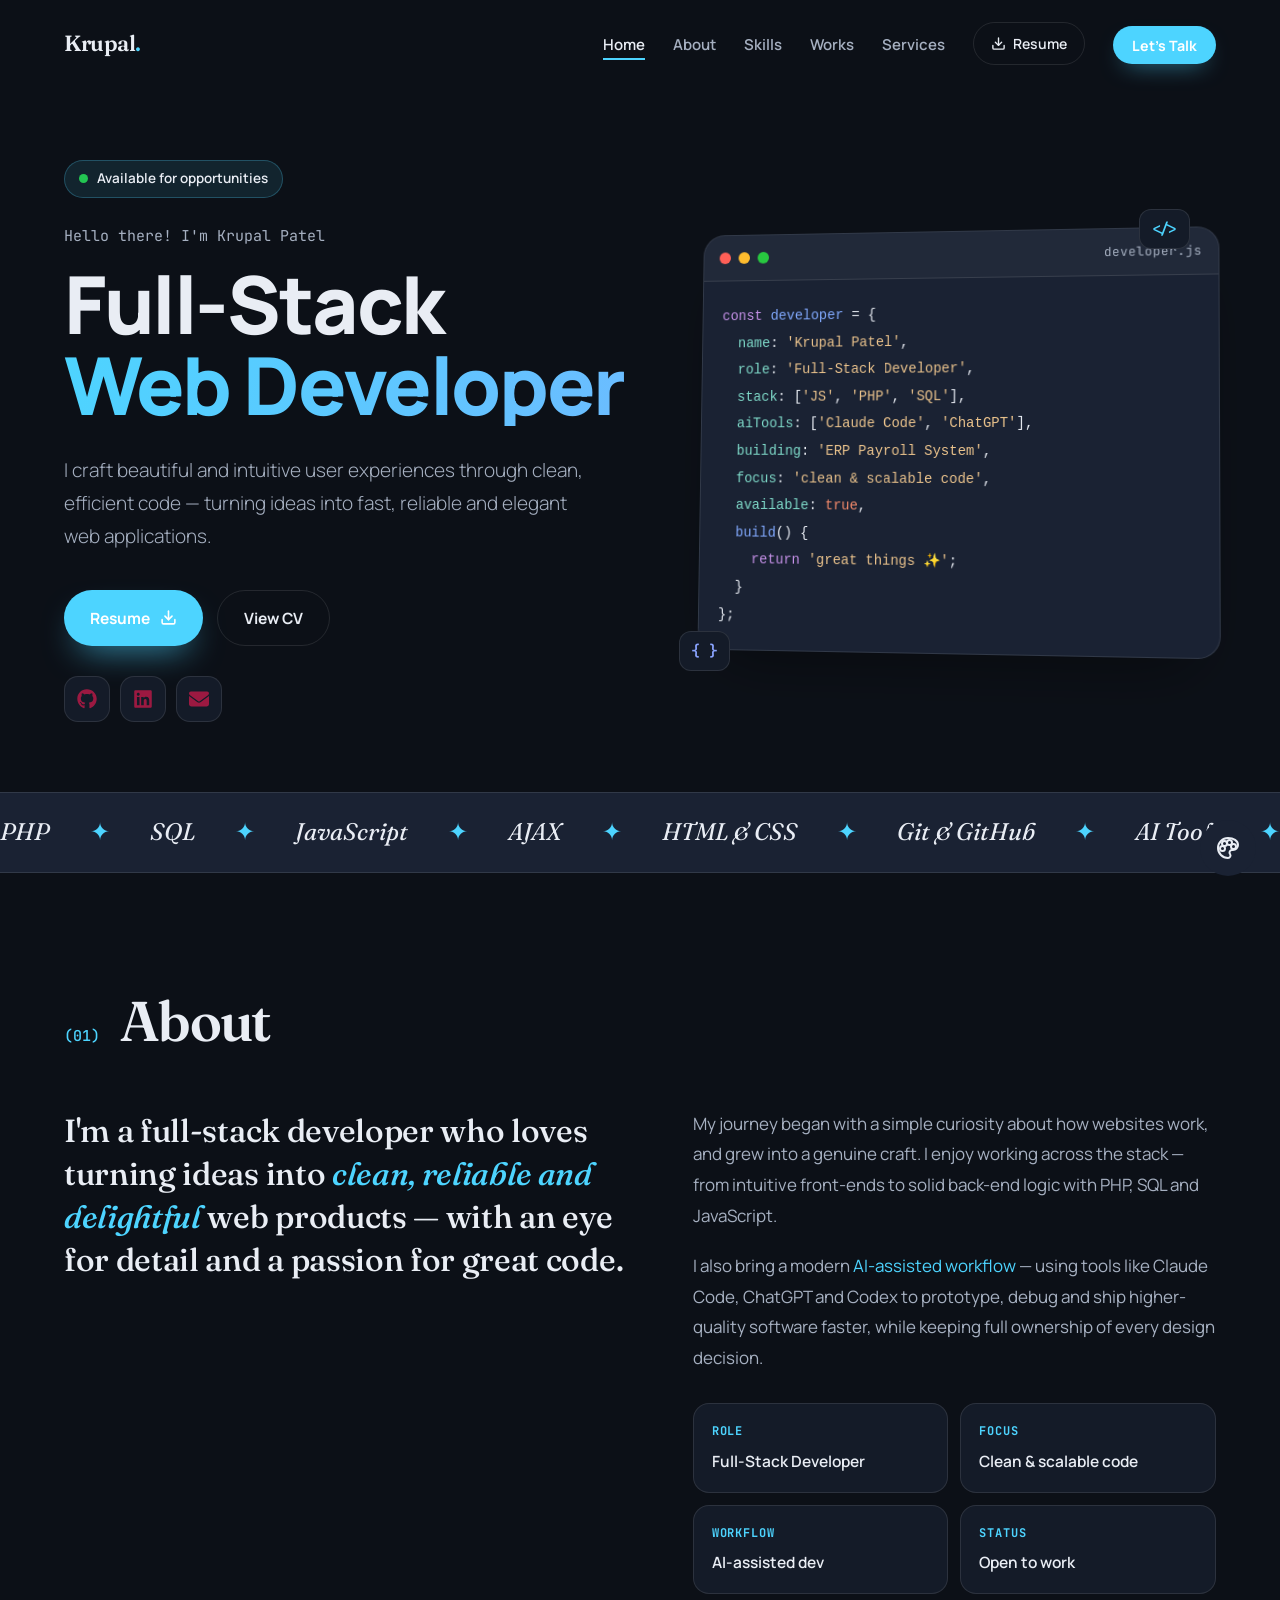
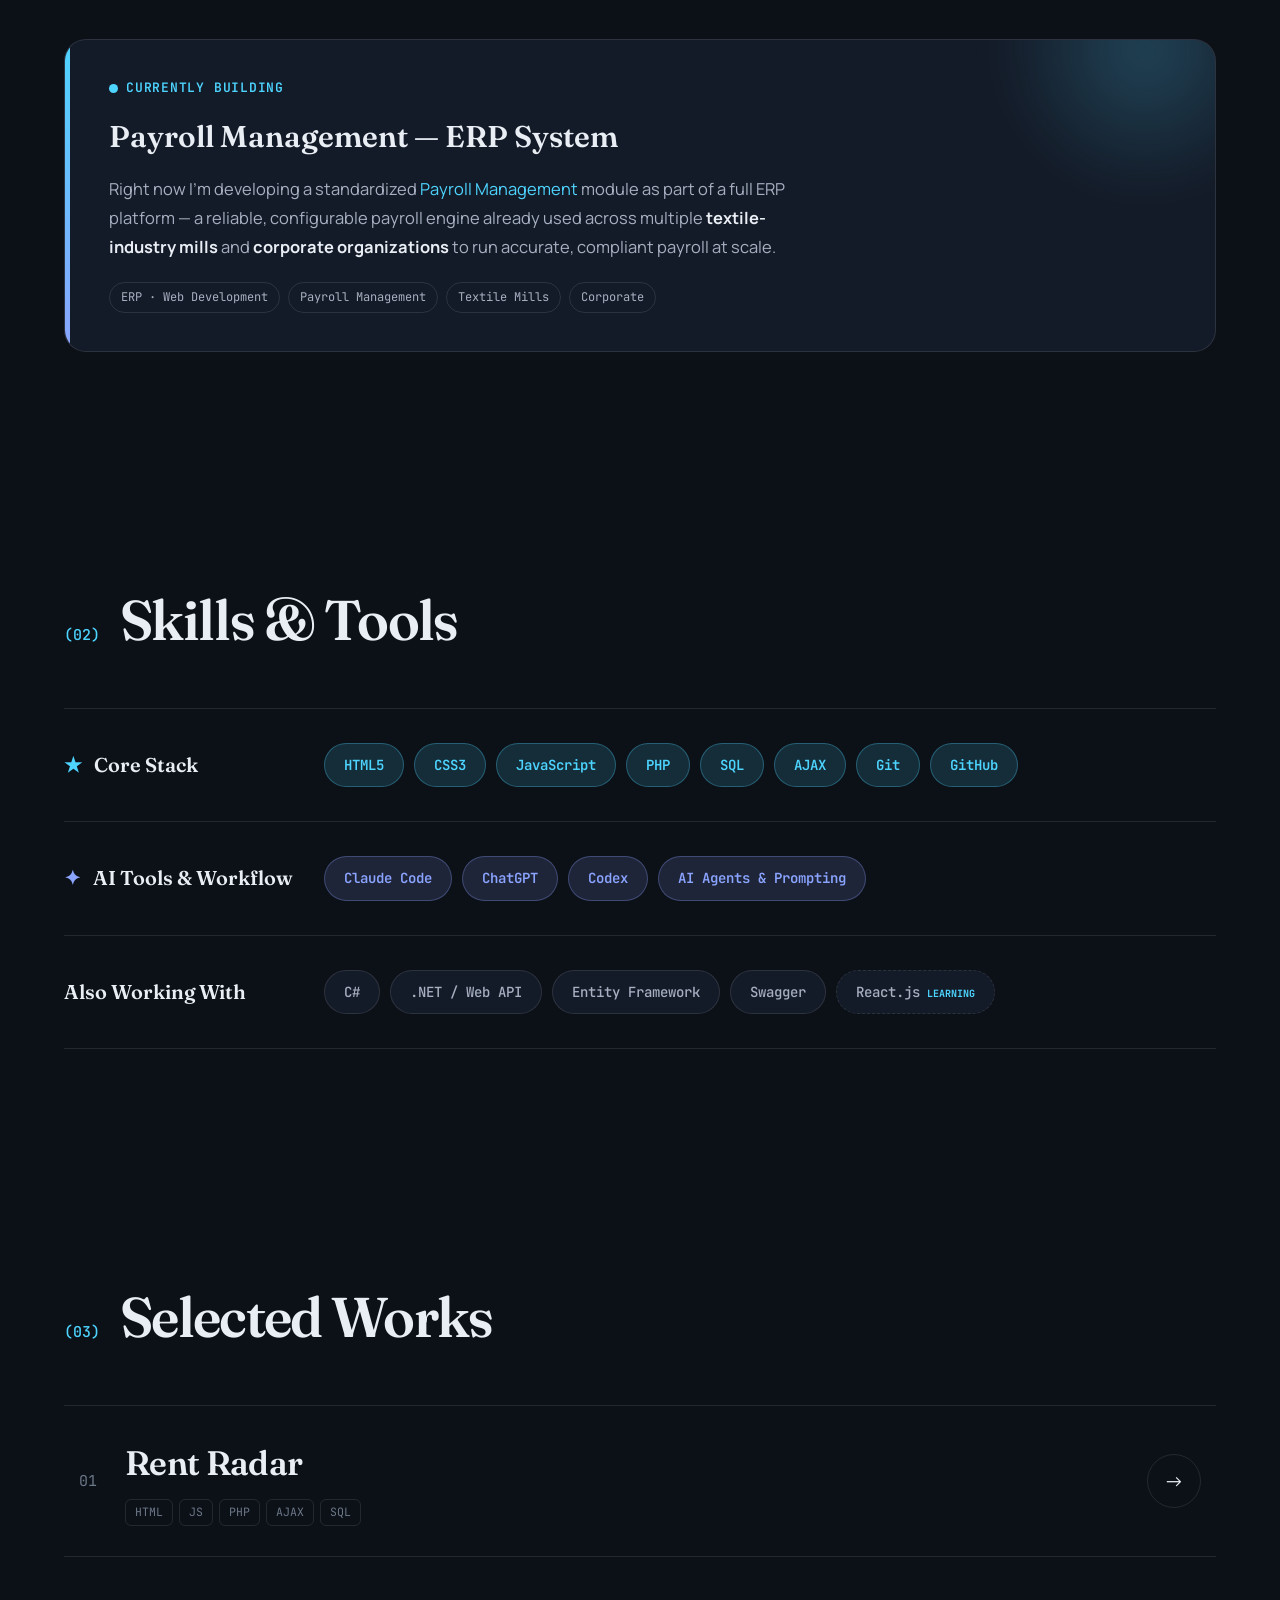
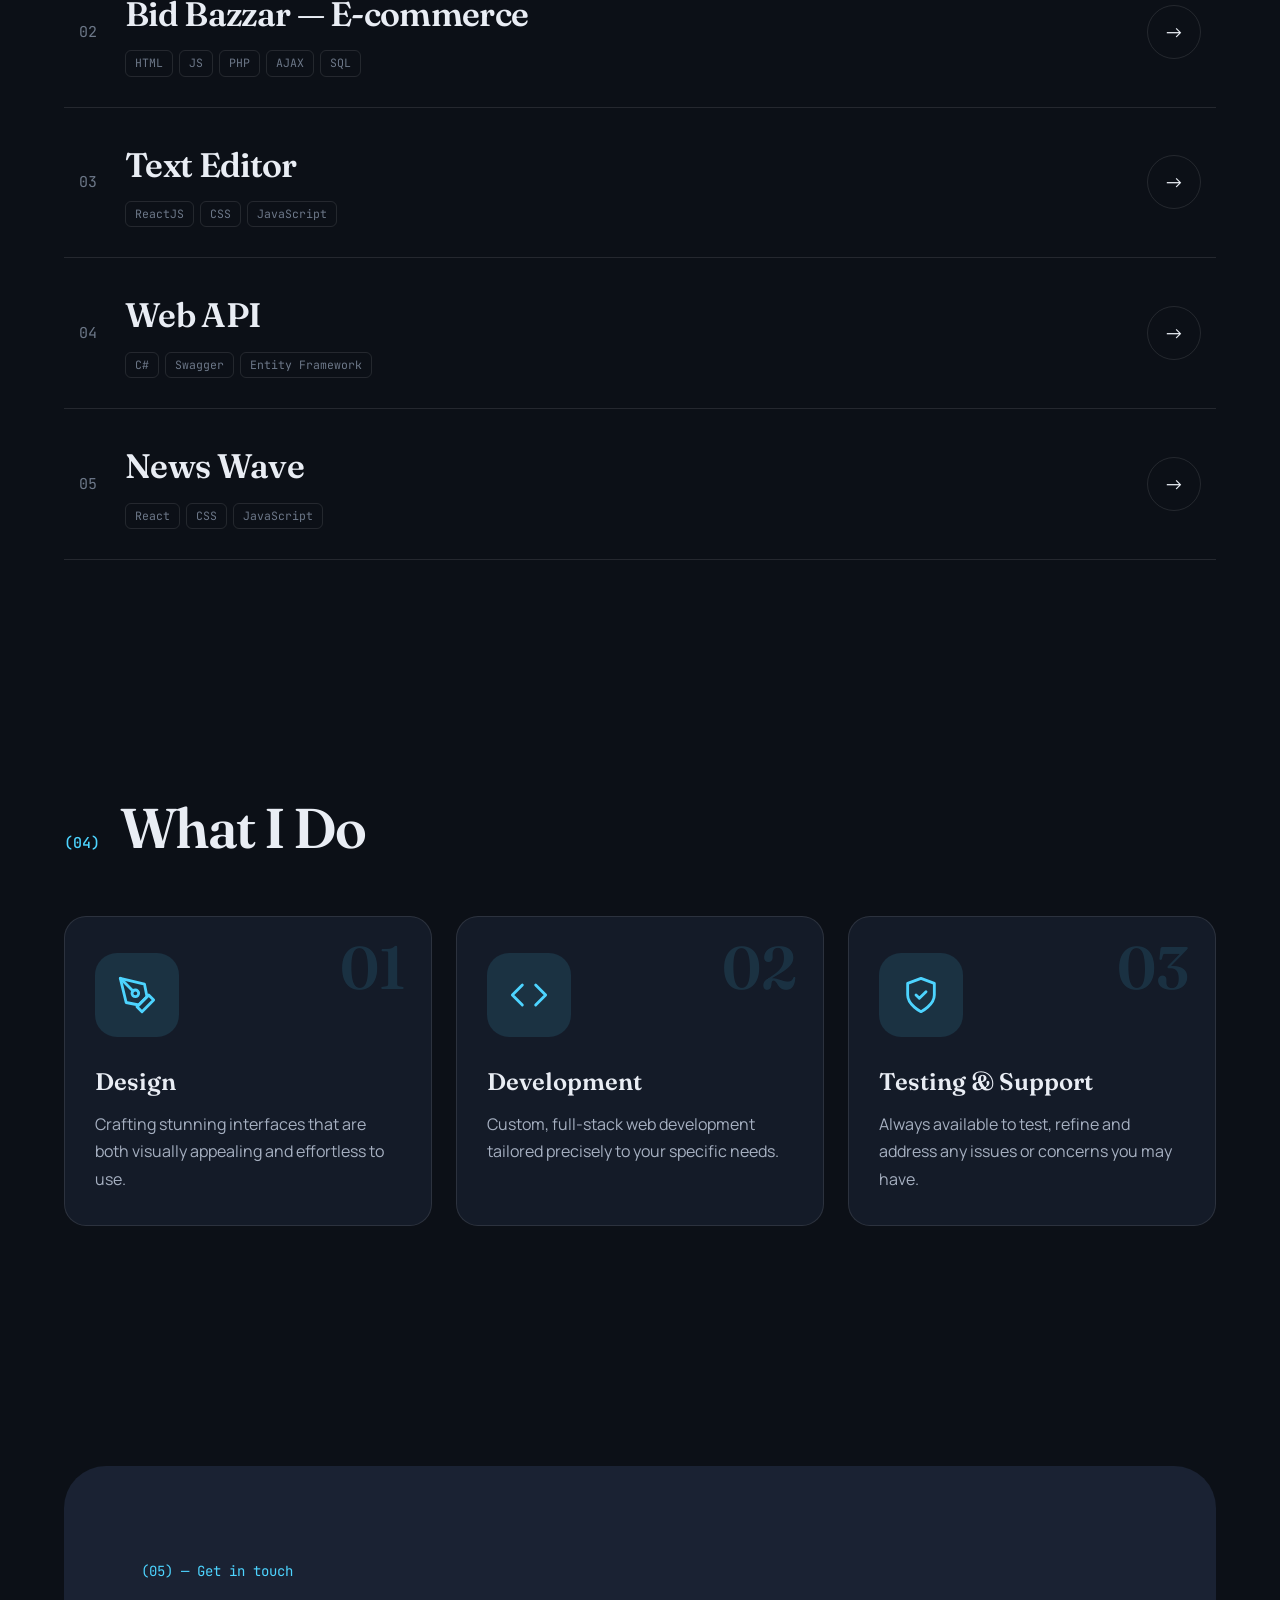
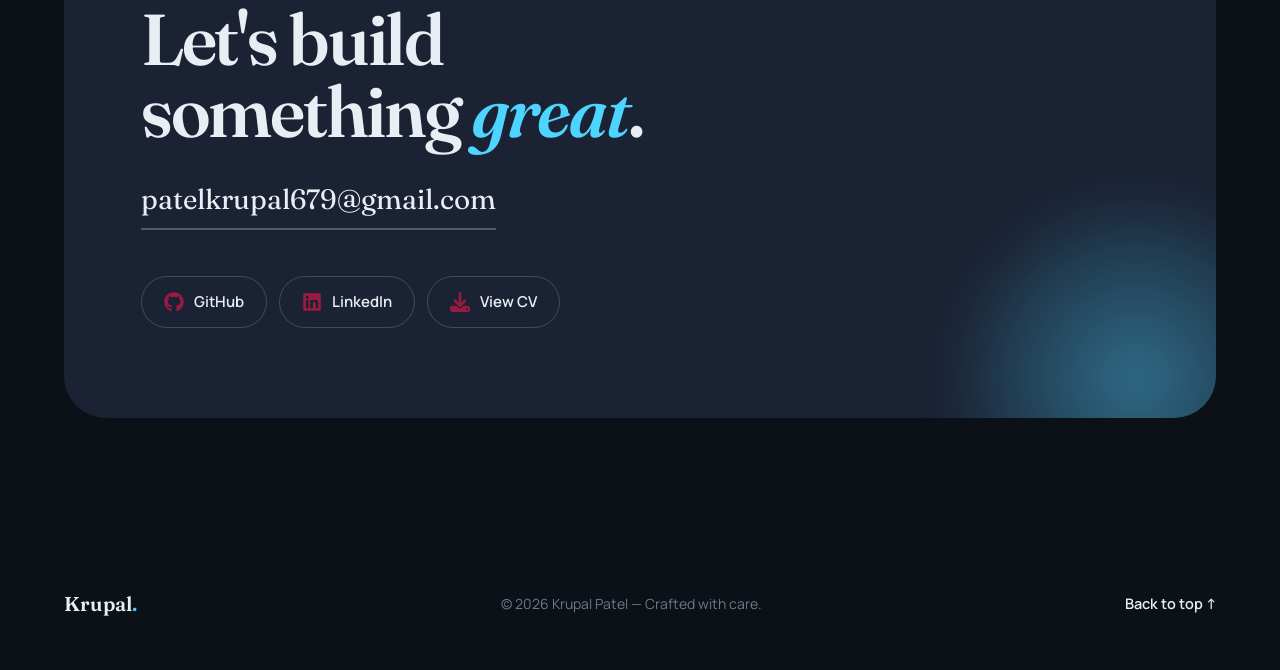
<file: index.html>
<!DOCTYPE html>
<html lang="en" data-theme="midnight">

<head>
    <meta charset="UTF-8">
    <meta name="viewport" content="width=device-width, initial-scale=1.0">
    <meta name="description" content="Krupal Patel — Full-Stack Web Developer." />
    <title>Krupal Patel — Full-Stack Developer</title>

    <!-- Fonts -->
    <link rel="preconnect" href="https://fonts.googleapis.com">
    <link rel="preconnect" href="https://fonts.gstatic.com" crossorigin>
    <link href="https://fonts.googleapis.com/css2?family=Fraunces:opsz,wght@9..144,400;9..144,500;9..144,600;9..144,700&family=Manrope:wght@400;500;600;700;800&family=JetBrains+Mono:wght@400;500&display=swap" rel="stylesheet">

    <!-- Icons -->
    <link rel="icon" href="./favicon.ico">

    <style>
        /* ==========================================================
         * Krupal Patel — Portfolio (index2 · Midnight default)
         * ========================================================== */
        *, *::before, *::after { margin: 0; padding: 0; box-sizing: border-box; }
        :root {
            --serif: 'Fraunces', Georgia, serif;
            --sans: 'Manrope', system-ui, sans-serif;
            --mono: 'JetBrains Mono', monospace;
            --radius: 22px;
            --ease: cubic-bezier(0.16, 1, 0.3, 1);
            --shadow: 0 30px 60px -25px rgba(0, 0, 0, 0.45);
            --icon-filter: none;
        }

        /* ===== THEMES ===== */
        :root, [data-theme="sandstone"] {
            --paper: #f4f1ea; --paper-2: #ece7dc; --card: #ffffff;
            --ink: #17161c; --ink-soft: #55535f; --muted: #8a8794;
            --line: rgba(23,22,28,0.12); --line-soft: rgba(23,22,28,0.07);
            --accent: #ff4d2e; --accent-2: #1f6feb;
            --panel: #16161c; --on-panel: #f4f1ea; --on-panel-soft: #b7b4c0;
        }
        [data-theme="mint"] {
            --paper: #eef4ef; --paper-2: #e1ece4; --card: #ffffff;
            --ink: #10211a; --ink-soft: #4a5a51; --muted: #85978c;
            --line: rgba(16,33,26,0.12); --line-soft: rgba(16,33,26,0.07);
            --accent: #0f9d75; --accent-2: #2b7a6f;
            --panel: #0f2419; --on-panel: #eef4ef; --on-panel-soft: #9fb7ac;
        }
        [data-theme="sky"] {
            --paper: #eef1f6; --paper-2: #e0e7f1; --card: #ffffff;
            --ink: #131a26; --ink-soft: #4c586a; --muted: #8791a3;
            --line: rgba(19,26,38,0.12); --line-soft: rgba(19,26,38,0.07);
            --accent: #2f6bff; --accent-2: #00a3b4;
            --panel: #101827; --on-panel: #eef1f6; --on-panel-soft: #9fb0c9;
        }
        [data-theme="rose"] {
            --paper: #f8eef0; --paper-2: #efdfe4; --card: #ffffff;
            --ink: #241419; --ink-soft: #6a4c56; --muted: #a38791;
            --line: rgba(36,20,25,0.12); --line-soft: rgba(36,20,25,0.07);
            --accent: #e5346b; --accent-2: #b5179e;
            --panel: #200f18; --on-panel: #f8eef0; --on-panel-soft: #c9a9b6;
        }
        [data-theme="lavender"] {
            --paper: #f1eef8; --paper-2: #e5e0f1; --card: #ffffff;
            --ink: #181425; --ink-soft: #564c6a; --muted: #9187a3;
            --line: rgba(24,20,37,0.12); --line-soft: rgba(24,20,37,0.07);
            --accent: #7c3aed; --accent-2: #4f46e5;
            --panel: #16112a; --on-panel: #f1eef8; --on-panel-soft: #b3a9c9;
        }
        [data-theme="midnight"] {
            --paper: #0c1017; --paper-2: #121826; --card: #141b28;
            --ink: #e9edf4; --ink-soft: #a6b0c1; --muted: #6d7889;
            --line: rgba(255,255,255,0.10); --line-soft: rgba(255,255,255,0.05);
            --accent: #4dd4ff; --accent-2: #8aa4ff;
            --panel: #1a2233; --on-panel: #e9edf4; --on-panel-soft: #a6b0c1;
            --icon-filter: invert(1);
        }
        [data-theme="ember"] {
            --paper: #14110e; --paper-2: #1d1813; --card: #1f1a15;
            --ink: #f3ece2; --ink-soft: #b8ac9c; --muted: #7d7264;
            --line: rgba(255,255,255,0.10); --line-soft: rgba(255,255,255,0.05);
            --accent: #ff8a3d; --accent-2: #ffd166;
            --panel: #241d15; --on-panel: #f3ece2; --on-panel-soft: #b8ac9c;
            --icon-filter: invert(1);
        }
        [data-theme="forest"] {
            --paper: #0a130e; --paper-2: #111d16; --card: #12201a;
            --ink: #e6f0e9; --ink-soft: #a2b6ab; --muted: #6c8177;
            --line: rgba(255,255,255,0.10); --line-soft: rgba(255,255,255,0.05);
            --accent: #35d07f; --accent-2: #7be0b0;
            --panel: #14261d; --on-panel: #e6f0e9; --on-panel-soft: #a2b6ab;
            --icon-filter: invert(1);
        }

        html { font-size: 62.5%; scroll-behavior: smooth; }
        body {
            font-family: var(--sans); font-size: 1.7rem; line-height: 1.6;
            color: var(--ink); background: var(--paper);
            -webkit-font-smoothing: antialiased; overflow-x: hidden;
        }
        a { text-decoration: none; color: inherit; }
        img { max-width: 100%; display: block; }
        ul { list-style: none; }
        ::selection { background: var(--accent); color: #fff; }
        ::-webkit-scrollbar { width: 11px; }
        ::-webkit-scrollbar-track { background: var(--paper-2); }
        ::-webkit-scrollbar-thumb { background: color-mix(in srgb, var(--ink) 22%, transparent); border-radius: 10px; border: 3px solid var(--paper-2); }

        .wrap { width: 90%; max-width: 1240px; margin-inline: auto; }
        .accent { color: var(--accent); }

        [data-reveal] { opacity: 0; transform: translateY(30px); transition: opacity 0.8s var(--ease), transform 0.8s var(--ease); }
        [data-reveal].in { opacity: 1; transform: none; }
        @media (prefers-reduced-motion: reduce) {
            [data-reveal] { opacity: 1; transform: none; }
            html { scroll-behavior: auto; }
        }

        /* ============ NAV ============ */
        .nav {
            position: fixed; top: 0; left: 0; width: 100%; z-index: 900; padding: 2.2rem 0;
            transition: background 0.35s, padding 0.35s, box-shadow 0.35s, border-color 0.35s;
            border-bottom: 1px solid transparent;
        }
        .nav.scrolled {
            background: color-mix(in srgb, var(--paper) 82%, transparent);
            backdrop-filter: blur(18px); -webkit-backdrop-filter: blur(18px);
            padding: 1.3rem 0; border-bottom-color: var(--line);
            box-shadow: 0 10px 30px -18px rgba(0,0,0,0.5);
        }
        .nav__inner { display: flex; align-items: center; justify-content: space-between; gap: 2rem; }
        .nav__brand { font-family: var(--serif); font-weight: 600; font-size: 2.2rem; letter-spacing: -0.02em; }
        .nav__brand span { color: var(--accent); }
        .nav__links { display: flex; align-items: center; gap: 2.8rem; }
        .nav__link { font-weight: 600; font-size: 1.5rem; position: relative; color: var(--ink-soft); transition: color 0.2s; }
        .nav__link::after {
            content: ''; position: absolute; left: 0; bottom: -5px; width: 100%; height: 2px;
            background: var(--accent); transform: scaleX(0); transform-origin: left; transition: transform 0.3s var(--ease);
        }
        .nav__link:hover { color: var(--ink); }
        .nav__link:hover::after, .nav__link.active::after { transform: scaleX(1); }
        .nav__link.active { color: var(--ink); }
        .nav__resume {
            display: inline-flex; align-items: center; gap: 0.7rem; padding: 0.95rem 1.7rem; border-radius: 999px;
            border: 1.5px solid var(--line); color: var(--ink); font-weight: 600; font-size: 1.4rem;
            transition: transform 0.25s var(--ease), border-color 0.25s, color 0.25s, background 0.25s;
        }
        .nav__resume svg { width: 15px; height: 15px; }
        .nav__resume:hover { border-color: var(--accent); color: var(--accent); transform: translateY(-2px); background: color-mix(in srgb, var(--accent) 8%, transparent); }
        .nav__btn {
            padding: 0.95rem 1.9rem; border-radius: 999px; background: var(--accent); color: #fff;
            font-weight: 700; font-size: 1.42rem; transition: transform 0.25s var(--ease), box-shadow 0.25s, filter 0.25s;
            box-shadow: 0 10px 24px -12px color-mix(in srgb, var(--accent) 70%, transparent);
        }
        .nav__btn:hover { transform: translateY(-2px); filter: brightness(1.08); box-shadow: 0 14px 30px -12px color-mix(in srgb, var(--accent) 80%, transparent); }
        .nav__burger { display: none; flex-direction: column; gap: 6px; width: 32px; background: none; border: none; cursor: pointer; z-index: 950; }
        .nav__burger span { display: block; height: 2.5px; width: 100%; background: var(--ink); border-radius: 2px; transition: transform 0.3s var(--ease), opacity 0.2s; }
        .nav.open .nav__burger span:nth-child(1) { transform: translateY(8.5px) rotate(45deg); }
        .nav.open .nav__burger span:nth-child(2) { opacity: 0; }
        .nav.open .nav__burger span:nth-child(3) { transform: translateY(-8.5px) rotate(-45deg); }

        /* ============ HERO (dev / code-card) ============ */
        .hero { padding: 16rem 0 7rem; position: relative; }
        .hero__grid { display: grid; grid-template-columns: 1fr; gap: 5rem; align-items: center; }
        .dhero__badge {
            display: inline-flex; align-items: center; gap: 0.9rem; padding: 0.7rem 1.4rem; border-radius: 999px;
            background: color-mix(in srgb, var(--accent) 10%, transparent);
            border: 1px solid color-mix(in srgb, var(--accent) 26%, transparent);
            font-size: 1.35rem; font-weight: 600; color: var(--ink); margin-bottom: 2.6rem;
        }
        .dhero__badge i { width: 9px; height: 9px; border-radius: 50%; background: #23c552; box-shadow: 0 0 0 0 rgba(35,197,82,0.55); animation: pulse 2s infinite; }
        @keyframes pulse { 0% { box-shadow: 0 0 0 0 rgba(35,197,82,0.55); } 70% { box-shadow: 0 0 0 10px rgba(35,197,82,0); } 100% { box-shadow: 0 0 0 0 rgba(35,197,82,0); } }
        .dhero__hi { display: block; font-family: var(--mono); font-size: 1.5rem; color: var(--ink-soft); margin-bottom: 1.5rem; }
        .dhero__title { font-family: var(--sans); font-weight: 800; font-size: clamp(4.2rem, 8.5vw, 8rem); line-height: 1.02; letter-spacing: -0.03em; }
        .dhero__title .g {
            display: block; background: linear-gradient(110deg, var(--accent), var(--accent-2)); background-size: 200% auto;
            -webkit-background-clip: text; background-clip: text; color: transparent; animation: shine 6s linear infinite;
        }
        @keyframes shine { to { background-position: 200% center; } }
        .hero__desc { font-size: clamp(1.6rem, 2.3vw, 1.9rem); font-weight: 300; color: var(--ink-soft); max-width: 48ch; margin-top: 2.8rem; line-height: 1.75; }
        .hero__cta { display: flex; flex-wrap: wrap; gap: 1.4rem; margin-top: 3.6rem; }
        .btn {
            display: inline-flex; align-items: center; gap: 1rem; padding: 1.5rem 2.6rem; border-radius: 999px;
            font-weight: 700; font-size: 1.55rem; cursor: pointer; transition: transform 0.25s var(--ease), background 0.25s, color 0.25s, box-shadow 0.25s;
        }
        .btn--solid { background: var(--accent); color: #fff; box-shadow: 0 16px 34px -14px color-mix(in srgb, var(--accent) 70%, transparent); }
        .btn--solid:hover { transform: translateY(-3px); filter: brightness(1.06); box-shadow: 0 20px 40px -14px color-mix(in srgb, var(--accent) 80%, transparent); }
        .btn--outline { border: 1.5px solid var(--line); color: var(--ink); }
        .btn--outline:hover { transform: translateY(-3px); border-color: var(--accent); color: var(--accent); background: color-mix(in srgb, var(--accent) 8%, transparent); }
        .hero__socials { display: flex; gap: 1rem; margin-top: 3rem; }
        .hero__socials a {
            display: grid; place-items: center; width: 4.6rem; height: 4.6rem; border-radius: 14px;
            border: 1.5px solid var(--line); background: var(--card);
            transition: transform 0.25s var(--ease), border-color 0.25s, background 0.25s;
        }
        .hero__socials a:hover { transform: translateY(-4px); border-color: var(--accent); }
        .hero__socials img { width: 20px; height: 20px; filter: var(--icon-filter); }

        /* Code card */
        .hero__visual { position: relative; perspective: 1400px; }
        .codecard {
            position: relative; background: var(--panel); color: var(--on-panel);
            border: 1px solid var(--line); border-radius: var(--radius); box-shadow: var(--shadow);
            overflow: hidden; transform: rotateY(-7deg) rotateX(3deg); transition: transform 0.6s var(--ease);
        }
        .hero__visual:hover .codecard { transform: rotateY(0deg) rotateX(0deg); }
        .codecard__bar {
            display: flex; align-items: center; gap: 0.8rem; padding: 1.3rem 1.6rem;
            border-bottom: 1px solid var(--line); background: rgba(255,255,255,0.03);
        }
        .codecard__dot { width: 12px; height: 12px; border-radius: 50%; }
        .codecard__dot.r { background: #ff5f57; } .codecard__dot.y { background: #febc2e; } .codecard__dot.g { background: #28c840; }
        .codecard__file { margin-left: auto; font-family: var(--mono); font-size: 1.25rem; color: var(--on-panel-soft); }
        .codecard__body { padding: 2.2rem 2rem; font-family: var(--mono); font-size: 1.4rem; line-height: 1.9; color: var(--on-panel); overflow-x: auto; }
        .t-key { color: #c792ea; } .t-var { color: #82aaff; } .t-prop { color: #7fdbca; }
        .t-str { color: #ecc48d; } .t-bool { color: #f78c6c; } .t-fn { color: #82aaff; }
        .codecard__tag {
            position: absolute; font-family: var(--mono); font-weight: 600; font-size: 1.5rem; color: var(--accent);
            background: var(--card); border: 1px solid var(--line); border-radius: 12px; padding: 0.7rem 1.1rem;
            box-shadow: var(--shadow); animation: bob 5s ease-in-out infinite;
        }
        .codecard__tag.one { top: -20px; right: 26px; }
        .codecard__tag.two { bottom: -18px; left: -14px; color: var(--accent-2); animation-delay: 1.2s; }
        @keyframes bob { 0%,100% { transform: translateY(0); } 50% { transform: translateY(-10px); } }

        /* ============ MARQUEE ============ */
        .marquee { border-block: 1.5px solid var(--line); background: var(--panel); color: var(--on-panel); overflow: hidden; padding: 2rem 0; }
        .marquee__track { display: flex; gap: 4rem; width: max-content; animation: scroll 26s linear infinite; }
        .marquee__track span { font-family: var(--serif); font-size: 2.4rem; font-style: italic; white-space: nowrap; display: inline-flex; align-items: center; gap: 4rem; }
        .marquee__track span::after { content: '✦'; color: var(--accent); font-style: normal; }
        @keyframes scroll { to { transform: translateX(-50%); } }

        /* ============ SECTION HEAD ============ */
        .section { padding: clamp(7rem, 12vw, 12rem) 0; scroll-margin-top: 8rem; }
        .head { display: flex; align-items: baseline; gap: 2rem; margin-bottom: 6rem; }
        .head__num { font-family: var(--mono); font-size: 1.5rem; color: var(--accent); font-weight: 500; }
        .head__title { font-family: var(--serif); font-weight: 600; font-size: clamp(3.4rem, 6vw, 5.6rem); letter-spacing: -0.03em; line-height: 1; }

        /* ============ ABOUT ============ */
        .about__grid { display: grid; grid-template-columns: 1fr; gap: 5rem; }
        .about__lead { font-family: var(--serif); font-size: clamp(2.2rem, 3.6vw, 3.2rem); line-height: 1.35; font-weight: 500; letter-spacing: -0.01em; }
        .about__lead em { font-style: italic; color: var(--accent); }
        .about__body p { color: var(--ink-soft); font-size: 1.7rem; line-height: 1.8; margin-bottom: 2rem; max-width: 54ch; }
        .about__facts { display: grid; grid-template-columns: repeat(2, 1fr); gap: 1.2rem; margin-top: 3rem; }
        .about__fact { padding: 1.8rem; border: 1.5px solid var(--line); border-radius: 16px; background: var(--card); transition: transform 0.25s var(--ease), border-color 0.25s; }
        .about__fact:hover { transform: translateY(-4px); border-color: var(--accent); }
        .about__fact b { display: block; font-family: var(--mono); font-size: 1.2rem; text-transform: uppercase; letter-spacing: 0.08em; color: var(--accent); margin-bottom: 0.5rem; }
        .about__fact span { font-weight: 600; font-size: 1.55rem; }

        /* ============ NOW / CURRENTLY ============ */
        .now { margin-top: 4.5rem; }
        .now-card {
            position: relative; overflow: hidden; background: var(--card); border: 1.5px solid var(--line);
            border-radius: var(--radius); padding: clamp(2.6rem, 4vw, 3.8rem) clamp(2.6rem, 4vw, 3.8rem) clamp(2.6rem, 4vw, 3.8rem) clamp(3.2rem, 4.6vw, 4.4rem);
            display: grid; gap: 1.4rem; transition: transform 0.35s var(--ease), box-shadow 0.35s;
        }
        .now-card:hover { transform: translateY(-4px); box-shadow: var(--shadow); }
        .now-card::before { content: ''; position: absolute; left: 0; top: 0; bottom: 0; width: 5px; background: linear-gradient(var(--accent), var(--accent-2)); }
        .now-card::after { content: ''; position: absolute; width: 300px; height: 300px; border-radius: 50%; background: radial-gradient(circle, color-mix(in srgb, var(--accent) 22%, transparent), transparent 70%); top: -140px; right: -80px; filter: blur(20px); pointer-events: none; }
        .now-card__tag { display: inline-flex; align-items: center; gap: 0.8rem; font-family: var(--mono); font-size: 1.3rem; font-weight: 600; color: var(--accent); text-transform: uppercase; letter-spacing: 0.06em; position: relative; z-index: 1; }
        .now-card__tag i { width: 9px; height: 9px; border-radius: 50%; background: var(--accent); box-shadow: 0 0 0 0 color-mix(in srgb, var(--accent) 55%, transparent); animation: pulse2 2s infinite; }
        @keyframes pulse2 { 0% { box-shadow: 0 0 0 0 color-mix(in srgb, var(--accent) 55%, transparent); } 70% { box-shadow: 0 0 0 10px transparent; } 100% { box-shadow: 0 0 0 0 transparent; } }
        .now-card h3 { font-family: var(--serif); font-size: clamp(2.2rem, 3.4vw, 3rem); font-weight: 600; position: relative; z-index: 1; }
        .now-card p { color: var(--ink-soft); font-size: 1.65rem; line-height: 1.75; max-width: 72ch; position: relative; z-index: 1; }
        .now-card p strong { color: var(--ink); font-weight: 700; }
        .now-card__meta { display: flex; flex-wrap: wrap; gap: 0.8rem; margin-top: 0.6rem; position: relative; z-index: 1; }
        .now-card__meta span { font-family: var(--mono); font-size: 1.2rem; padding: 0.5rem 1.1rem; border-radius: 999px; border: 1px solid var(--line); color: var(--ink-soft); }

        /* ============ SKILLS ============ */
        .skills__group { padding: 3.4rem 0; border-top: 1.5px solid var(--line); display: grid; grid-template-columns: 1fr; gap: 2rem; }
        .skills__group:last-child { border-bottom: 1.5px solid var(--line); }
        .skills__label { display: flex; align-items: center; gap: 1.2rem; font-family: var(--serif); font-size: 2rem; font-weight: 600; }
        .skills__label i { font-style: normal; color: var(--accent); }
        .skills__label.ai i { color: var(--accent-2); }
        .chips { display: flex; flex-wrap: wrap; gap: 1rem; }
        .chip {
            padding: 1rem 1.9rem; border-radius: 999px; border: 1.5px solid var(--line); background: var(--card);
            font-family: var(--mono); font-size: 1.4rem; font-weight: 500; color: var(--ink-soft);
            transition: transform 0.25s var(--ease), border-color 0.25s, color 0.25s, background 0.25s;
        }
        .chip:hover { transform: translateY(-4px); border-color: var(--ink); color: var(--ink); }
        .chip--core { background: color-mix(in srgb, var(--accent) 15%, transparent); border-color: color-mix(in srgb, var(--accent) 30%, transparent); color: var(--accent); font-weight: 600; }
        .chip--core:hover { background: var(--accent); color: #fff; border-color: transparent; box-shadow: 0 12px 24px -12px var(--accent); }
        .chip--ai { background: color-mix(in srgb, var(--accent-2) 15%, transparent); border-color: color-mix(in srgb, var(--accent-2) 30%, transparent); color: var(--accent-2); font-weight: 600; }
        .chip--ai:hover { background: var(--accent-2); color: #fff; border-color: transparent; box-shadow: 0 12px 24px -12px var(--accent-2); }
        .chip--learn { border-style: dashed; }
        .chip--learn small { color: var(--accent); font-weight: 700; margin-left: 0.7rem; text-transform: uppercase; font-size: 1rem; }

        /* ============ WORKS ============ */
        .works__list { border-top: 1.5px solid var(--line); }
        .work {
            display: grid; grid-template-columns: auto 1fr auto auto; align-items: center; gap: clamp(1.4rem, 3vw, 2.8rem);
            padding: 3rem 1.5rem; border-bottom: 1.5px solid var(--line);
            position: relative; overflow: hidden; transition: padding 0.45s var(--ease), color 0.35s;
        }
        .work::before {
            content: ''; position: absolute; inset: 0; background: var(--panel); transform: scaleY(0);
            transform-origin: bottom; transition: transform 0.45s var(--ease); z-index: 0;
        }
        .work:hover::before { transform: scaleY(1); }
        .work:hover { color: var(--on-panel); padding-left: 2.8rem; padding-right: 2.8rem; }
        .work > * { position: relative; z-index: 1; }
        .work__num { font-family: var(--mono); font-size: 1.5rem; color: var(--muted); transition: color 0.35s; }
        .work:hover .work__num { color: var(--accent); }
        .work__name { font-family: var(--serif); font-size: clamp(2.2rem, 4vw, 3.4rem); font-weight: 600; letter-spacing: -0.02em; display: block; transition: transform 0.4s var(--ease); }
        .work:hover .work__name { transform: translateX(8px); }
        .work__tags { display: flex; flex-wrap: wrap; gap: 0.6rem; margin-top: 0.9rem; transition: transform 0.4s var(--ease); }
        .work:hover .work__tags { transform: translateX(8px); }
        .work__tag { font-family: var(--mono); font-size: 1.15rem; color: var(--muted); padding: 0.3rem 0.9rem; border: 1px solid var(--line); border-radius: 6px; transition: color 0.35s, border-color 0.35s; }
        .work:hover .work__tag { color: var(--on-panel-soft); border-color: rgba(255,255,255,0.22); }
        .work__thumb {
            width: 0; height: 82px; border-radius: 12px; overflow: hidden; opacity: 0;
            transform: translateX(30px) rotate(-5deg); box-shadow: 0 22px 44px -18px rgba(0,0,0,0.55);
            transition: width 0.5s var(--ease), opacity 0.45s var(--ease), transform 0.5s var(--ease);
        }
        .work:hover .work__thumb { width: 138px; opacity: 1; transform: none; }
        .work__thumb img { width: 138px; height: 82px; object-fit: cover; }
        .work__arrow {
            display: grid; place-items: center; width: 5.4rem; height: 5.4rem; border-radius: 50%;
            border: 1.5px solid var(--line); font-size: 2rem; flex-shrink: 0;
            transition: transform 0.35s var(--ease), background 0.3s, border-color 0.3s, color 0.3s;
        }
        .work:hover .work__arrow { background: var(--accent); border-color: var(--accent); color: #fff; transform: rotate(-45deg) scale(1.08); }

        /* ============ SERVICES ============ */
        .services__grid { display: grid; grid-template-columns: 1fr; gap: 2.4rem; }
        .service {
            background: var(--card); border: 1.5px solid var(--line); border-radius: var(--radius); padding: 3.6rem 3rem 3.2rem;
            transition: transform 0.4s var(--ease), box-shadow 0.4s, border-color 0.4s; position: relative; overflow: hidden;
        }
        .service::after {
            content: ''; position: absolute; left: 0; bottom: 0; width: 100%; height: 4px;
            background: linear-gradient(90deg, var(--accent), var(--accent-2)); transform: scaleX(0); transform-origin: left; transition: transform 0.45s var(--ease);
        }
        .service:hover { transform: translateY(-10px); box-shadow: var(--shadow); border-color: transparent; }
        .service:hover::after { transform: scaleX(1); }
        .service__idx {
            position: absolute; top: 2rem; right: 2.6rem; font-family: var(--serif); font-size: 6rem;
            font-weight: 600; line-height: 1; color: var(--accent); opacity: 0.12; transition: opacity 0.4s, transform 0.4s var(--ease);
        }
        .service:hover .service__idx { opacity: 0.22; transform: scale(1.1); }
        .service__icon-wrap {
            display: grid; place-items: center; width: 84px; height: 84px; border-radius: 22px;
            background: color-mix(in srgb, var(--accent) 12%, transparent); color: var(--accent); margin-bottom: 2.6rem;
            transition: transform 0.45s var(--ease), background 0.4s;
        }
        .service:hover .service__icon-wrap { transform: rotate(-6deg) scale(1.06); background: color-mix(in srgb, var(--accent) 20%, transparent); }
        .service__icon { width: 40px; height: 40px; display: block; transition: transform 0.45s var(--ease); }
        .service:hover .service__icon { transform: scale(1.08); }
        .service h3 { font-family: var(--serif); font-size: 2.4rem; font-weight: 600; margin-bottom: 1rem; }
        .service p { color: var(--ink-soft); font-size: 1.6rem; line-height: 1.7; }

        /* ============ CONTACT ============ */
        .contact { background: var(--panel); color: var(--on-panel); border-radius: clamp(24px, 4vw, 42px); padding: clamp(5rem, 8vw, 9rem) clamp(3rem, 6vw, 8rem); position: relative; overflow: hidden; }
        .contact::before { content: ''; position: absolute; width: 400px; height: 400px; border-radius: 50%; background: radial-gradient(circle, color-mix(in srgb, var(--accent) 42%, transparent), transparent 70%); bottom: -160px; right: -120px; filter: blur(20px); }
        .contact__eyebrow { font-family: var(--mono); font-size: 1.4rem; color: var(--accent); }
        .contact__title { font-family: var(--serif); font-weight: 600; font-size: clamp(3.6rem, 8vw, 7.2rem); line-height: 1; letter-spacing: -0.03em; margin: 2rem 0 3rem; }
        .contact__title em { font-style: italic; color: var(--accent); }
        .contact__mail { display: inline-flex; align-items: center; gap: 1.4rem; font-family: var(--serif); font-size: clamp(1.8rem, 3vw, 2.8rem); border-bottom: 2px solid rgba(255,255,255,0.25); padding-bottom: 0.6rem; transition: border-color 0.3s, color 0.3s; position: relative; z-index: 1; }
        .contact__mail:hover { border-color: var(--accent); color: var(--accent); }
        .contact__links { display: flex; flex-wrap: wrap; gap: 1.2rem; margin-top: 4.6rem; position: relative; z-index: 1; }
        .contact__links a { display: inline-flex; align-items: center; gap: 1rem; padding: 1.3rem 2.2rem; border: 1.5px solid rgba(255,255,255,0.18); border-radius: 999px; font-weight: 600; font-size: 1.5rem; transition: background 0.25s, transform 0.25s var(--ease), border-color 0.25s; }
        .contact__links a:hover { background: rgba(255,255,255,0.08); border-color: var(--accent); transform: translateY(-3px); }
        .contact__links img { width: 20px; height: 20px; filter: invert(1); }

        /* ============ FOOTER ============ */
        .footer { padding: 5rem 0; }
        .footer__inner { display: flex; flex-wrap: wrap; gap: 2rem; align-items: center; justify-content: space-between; }
        .footer__brand { font-family: var(--serif); font-size: 2rem; font-weight: 600; }
        .footer__brand span { color: var(--accent); }
        .footer__copy { color: var(--muted); font-size: 1.4rem; }
        .footer__top { font-weight: 600; font-size: 1.45rem; display: inline-flex; align-items: center; gap: 0.8rem; transition: color 0.2s; }
        .footer__top:hover { color: var(--accent); }

        /* ============ RESPONSIVE ============ */
        @media (min-width: 720px) {
            .about__grid { grid-template-columns: 1.05fr 0.95fr; align-items: start; }
            .services__grid { grid-template-columns: repeat(3, 1fr); }
            .skills__group { grid-template-columns: 240px 1fr; align-items: center; }
        }
        @media (min-width: 940px) {
            .hero__grid { grid-template-columns: 1.05fr 0.95fr; }
        }
        @media (max-width: 860px) {
            .nav__burger { display: flex; }
            .nav__links {
                position: fixed; inset: 0; flex-direction: column; justify-content: center; gap: 2.8rem;
                background: var(--paper); transform: translateX(100%); transition: transform 0.4s var(--ease);
            }
            .nav.open .nav__links { transform: translateX(0); }
            .nav__link { font-size: 2.6rem; font-family: var(--serif); }
            .nav__resume, .nav__btn { font-size: 1.8rem; padding: 1.2rem 2.6rem; }
            body.lock { overflow: hidden; }
            .work__arrow, .work__thumb { display: none; }
            .work { grid-template-columns: auto 1fr; }
        }

        /* ============ SCROLL PROGRESS ============ */
        .progress { position: fixed; top: 0; left: 0; height: 3px; width: 0%; z-index: 1000; background: linear-gradient(90deg, var(--accent), var(--accent-2)); transition: width 0.1s linear; }

        /* ============ THEME SWITCHER ============ */
        .theme-fab {
            position: fixed; bottom: 2.4rem; right: 2.4rem; z-index: 950;
            width: 5.6rem; height: 5.6rem; border-radius: 50%; border: none; cursor: pointer;
            background: var(--panel); color: var(--on-panel); display: grid; place-items: center;
            box-shadow: var(--shadow); transition: transform 0.3s var(--ease);
        }
        .theme-fab:hover { transform: rotate(30deg) scale(1.08); }
        .theme-fab svg { width: 24px; height: 24px; }
        .theme-panel {
            position: fixed; bottom: 9.4rem; right: 2.4rem; z-index: 950;
            background: var(--card); border: 1.5px solid var(--line); border-radius: 20px; padding: 2rem;
            box-shadow: var(--shadow); width: 268px;
            opacity: 0; visibility: hidden; transform: translateY(16px) scale(0.96);
            transition: opacity 0.3s var(--ease), transform 0.3s var(--ease), visibility 0.3s;
        }
        .theme-panel.open { opacity: 1; visibility: visible; transform: none; }
        .theme-panel__title { font-family: var(--serif); font-size: 1.7rem; font-weight: 600; margin-bottom: 0.4rem; }
        .theme-panel__sub { font-size: 1.2rem; color: var(--muted); margin-bottom: 1.6rem; }
        .theme-panel__label { font-family: var(--mono); font-size: 1.1rem; text-transform: uppercase; letter-spacing: 0.08em; color: var(--muted); margin: 1.2rem 0 0.9rem; }
        .theme-grid { display: grid; grid-template-columns: repeat(5, 1fr); gap: 0.9rem; }
        .swatch { aspect-ratio: 1; border-radius: 11px; cursor: pointer; border: 2px solid var(--line); position: relative; overflow: hidden; transition: transform 0.2s var(--ease), border-color 0.2s; }
        .swatch:hover { transform: translateY(-3px) scale(1.06); }
        .swatch.active { border-color: var(--accent); }
        .swatch.active::after { content: '✓'; position: absolute; inset: 0; display: grid; place-items: center; color: #fff; font-size: 1.4rem; font-weight: 700; text-shadow: 0 1px 2px rgba(0,0,0,.4); }
        .swatch i { position: absolute; right: 5px; bottom: 5px; width: 32%; height: 32%; border-radius: 50%; }
    </style>
</head>

<body>
    <div class="progress" id="progress"></div>

    <!-- NAV -->
    <nav class="nav" id="nav">
        <div class="wrap nav__inner">
            <a href="#top" class="nav__brand">Krupal<span>.</span></a>
            <ul class="nav__links" id="navLinks">
                <li><a class="nav__link active" href="#top">Home</a></li>
                <li><a class="nav__link" href="#about">About</a></li>
                <li><a class="nav__link" href="#skills">Skills</a></li>
                <li><a class="nav__link" href="#works">Works</a></li>
                <li><a class="nav__link" href="#services">Services</a></li>
                <li>
                    <a class="nav__resume" href="assets/documents/Krupal_Patel.pdf" target="_blank" rel="noopener">
                        <svg viewBox="0 0 24 24" fill="none" stroke="currentColor" stroke-width="2.2" stroke-linecap="round" stroke-linejoin="round"><path d="M21 15v4a2 2 0 0 1-2 2H5a2 2 0 0 1-2-2v-4"/><polyline points="7 10 12 15 17 10"/><line x1="12" y1="15" x2="12" y2="3"/></svg>
                        Resume
                    </a>
                </li>
                <li><a class="nav__btn" href="#contact">Let's Talk</a></li>
            </ul>
            <button class="nav__burger" id="burger" aria-label="Menu"><span></span><span></span><span></span></button>
        </div>
    </nav>

    <!-- HERO -->
    <header class="hero" id="top">
        <div class="wrap hero__grid">
            <div data-reveal>
                <span class="dhero__badge"><i></i> Available for opportunities</span>
                <span class="dhero__hi">Hello there! I'm Krupal Patel</span>
                <h1 class="dhero__title">Full-Stack <span class="g">Web Developer</span></h1>
                <p class="hero__desc">
                    I craft beautiful and intuitive user experiences through clean, efficient code —
                    turning ideas into fast, reliable and elegant web applications.
                </p>
                <div class="hero__cta">
                    <a href="assets/documents/Krupal_Patel.pdf" target="_blank" rel="noopener" class="btn btn--solid">
                        Resume
                        <svg width="17" height="17" viewBox="0 0 24 24" fill="none" stroke="currentColor" stroke-width="2.2" stroke-linecap="round" stroke-linejoin="round"><path d="M21 15v4a2 2 0 0 1-2 2H5a2 2 0 0 1-2-2v-4"/><polyline points="7 10 12 15 17 10"/><line x1="12" y1="15" x2="12" y2="3"/></svg>
                    </a>
                    <a href="assets/documents/Krupalcv.pdf" target="_blank" rel="noopener" class="btn btn--outline">View CV</a>
                </div>
                <div class="hero__socials">
                    <a href="https://github.com/KrupalPatel17" target="_blank" rel="noopener" aria-label="GitHub"><img src="./assets/icons/github-brands.svg" alt=""></a>
                    <a href="https://www.linkedin.com/in/krupal-patel-0993ba275/" target="_blank" rel="noopener" aria-label="LinkedIn"><img src="./assets/icons/linkedin-brands.svg" alt=""></a>
                    <a href="mailto:patelkrupal679@gmail.com" aria-label="Email"><img src="./assets/icons/envelope-solid.svg" alt=""></a>
                </div>
            </div>

            <div data-reveal>
                <div class="hero__visual">
                    <div class="codecard">
                        <div class="codecard__bar">
                            <span class="codecard__dot r"></span>
                            <span class="codecard__dot y"></span>
                            <span class="codecard__dot g"></span>
                            <span class="codecard__file">developer.js</span>
                        </div>
                        <pre class="codecard__body"><code><span class="t-key">const</span> <span class="t-var">developer</span> = {
  <span class="t-prop">name</span>: <span class="t-str">'Krupal Patel'</span>,
  <span class="t-prop">role</span>: <span class="t-str">'Full-Stack Developer'</span>,
  <span class="t-prop">stack</span>: [<span class="t-str">'JS'</span>, <span class="t-str">'PHP'</span>, <span class="t-str">'SQL'</span>],
  <span class="t-prop">aiTools</span>: [<span class="t-str">'Claude Code'</span>, <span class="t-str">'ChatGPT'</span>],
  <span class="t-prop">building</span>: <span class="t-str">'ERP Payroll System'</span>,
  <span class="t-prop">focus</span>: <span class="t-str">'clean &amp; scalable code'</span>,
  <span class="t-prop">available</span>: <span class="t-bool">true</span>,
  <span class="t-fn">build</span>() {
    <span class="t-key">return</span> <span class="t-str">'great things ✨'</span>;
  }
};</code></pre>
                    </div>
                    <span class="codecard__tag one">&lt;/&gt;</span>
                    <span class="codecard__tag two">{ }</span>
                </div>
            </div>
        </div>
    </header>

    <!-- MARQUEE -->
    <div class="marquee">
        <div class="marquee__track">
            <span>PHP</span><span>SQL</span><span>JavaScript</span><span>AJAX</span><span>HTML &amp; CSS</span><span>Git &amp; GitHub</span><span>AI Tools</span>
            <span>PHP</span><span>SQL</span><span>JavaScript</span><span>AJAX</span><span>HTML &amp; CSS</span><span>Git &amp; GitHub</span><span>AI Tools</span>
        </div>
    </div>

    <!-- ABOUT -->
    <section class="section" id="about">
        <div class="wrap">
            <div class="head" data-reveal>
                <span class="head__num">(01)</span>
                <h2 class="head__title">About</h2>
            </div>
            <div class="about__grid">
                <p class="about__lead" data-reveal>
                    I'm a full-stack developer who loves turning ideas into <em>clean, reliable and
                    delightful</em> web products — with an eye for detail and a passion for great code.
                </p>
                <div class="about__body" data-reveal>
                    <p>
                        My journey began with a simple curiosity about how websites work, and grew into a genuine
                        craft. I enjoy working across the stack — from intuitive front-ends to solid back-end logic
                        with PHP, SQL and JavaScript.
                    </p>
                    <p>
                        I also bring a modern <span class="accent">AI-assisted workflow</span> — using tools like
                        Claude Code, ChatGPT and Codex to prototype, debug and ship higher-quality software faster,
                        while keeping full ownership of every design decision.
                    </p>
                    <div class="about__facts">
                        <div class="about__fact"><b>Role</b><span>Full-Stack Developer</span></div>
                        <div class="about__fact"><b>Focus</b><span>Clean &amp; scalable code</span></div>
                        <div class="about__fact"><b>Workflow</b><span>AI-assisted dev</span></div>
                        <div class="about__fact"><b>Status</b><span>Open to work</span></div>
                    </div>
                </div>
            </div>

            <div class="now" data-reveal>
                <div class="now-card">
                    <span class="now-card__tag"><i></i> Currently building</span>
                    <h3>Payroll Management — ERP System</h3>
                    <p>
                        Right now I'm developing a standardized <span class="accent">Payroll Management</span> module as
                        part of a full ERP platform — a reliable, configurable payroll engine already used across
                        multiple <strong>textile-industry mills</strong> and <strong>corporate organizations</strong> to
                        run accurate, compliant payroll at scale.
                    </p>
                    <div class="now-card__meta">
                        <span>ERP · Web Development</span>
                        <span>Payroll Management</span>
                        <span>Textile Mills</span>
                        <span>Corporate</span>
                    </div>
                </div>
            </div>
        </div>
    </section>

    <!-- SKILLS -->
    <section class="section" id="skills">
        <div class="wrap">
            <div class="head" data-reveal>
                <span class="head__num">(02)</span>
                <h2 class="head__title">Skills &amp; Tools</h2>
            </div>

            <div class="skills__group" data-reveal>
                <div class="skills__label"><i>★</i> Core Stack</div>
                <div class="chips">
                    <span class="chip chip--core">HTML5</span>
                    <span class="chip chip--core">CSS3</span>
                    <span class="chip chip--core">JavaScript</span>
                    <span class="chip chip--core">PHP</span>
                    <span class="chip chip--core">SQL</span>
                    <span class="chip chip--core">AJAX</span>
                    <span class="chip chip--core">Git</span>
                    <span class="chip chip--core">GitHub</span>
                </div>
            </div>

            <div class="skills__group" data-reveal>
                <div class="skills__label ai"><i>✦</i> AI Tools &amp; Workflow</div>
                <div class="chips">
                    <span class="chip chip--ai">Claude Code</span>
                    <span class="chip chip--ai">ChatGPT</span>
                    <span class="chip chip--ai">Codex</span>
                    <span class="chip chip--ai">AI Agents &amp; Prompting</span>
                </div>
            </div>

            <div class="skills__group" data-reveal>
                <div class="skills__label">Also Working With</div>
                <div class="chips">
                    <span class="chip">C#</span>
                    <span class="chip">.NET / Web API</span>
                    <span class="chip">Entity Framework</span>
                    <span class="chip">Swagger</span>
                    <span class="chip chip--learn">React.js<small>learning</small></span>
                </div>
            </div>
        </div>
    </section>

    <!-- WORKS -->
    <section class="section" id="works">
        <div class="wrap">
            <div class="head" data-reveal>
                <span class="head__num">(03)</span>
                <h2 class="head__title">Selected Works</h2>
            </div>
            <div class="works__list" data-reveal>
                <a class="work" href="https://github.com/KrupalPatel17/RentRadar" target="_blank" rel="noopener">
                    <span class="work__num">01</span>
                    <span>
                        <span class="work__name">Rent Radar</span>
                        <span class="work__tags"><span class="work__tag">HTML</span><span class="work__tag">JS</span><span class="work__tag">PHP</span><span class="work__tag">AJAX</span><span class="work__tag">SQL</span></span>
                    </span>
                    <span class="work__thumb"><img src="./assets/works/RentRadar.jpeg" alt="Rent Radar preview" loading="lazy"></span>
                    <span class="work__arrow">→</span>
                </a>
                <a class="work" href="https://github.com/KrupalPatel17/BidBazzar-Ecommers" target="_blank" rel="noopener">
                    <span class="work__num">02</span>
                    <span>
                        <span class="work__name">Bid Bazzar — E-commerce</span>
                        <span class="work__tags"><span class="work__tag">HTML</span><span class="work__tag">JS</span><span class="work__tag">PHP</span><span class="work__tag">AJAX</span><span class="work__tag">SQL</span></span>
                    </span>
                    <span class="work__thumb"><img src="./assets/works/BizBazzar.jpeg" alt="Bid Bazzar preview" loading="lazy"></span>
                    <span class="work__arrow">→</span>
                </a>
                <a class="work" href="https://github.com/KrupalPatel17/TextEditer-ReactJs" target="_blank" rel="noopener">
                    <span class="work__num">03</span>
                    <span>
                        <span class="work__name">Text Editor</span>
                        <span class="work__tags"><span class="work__tag">ReactJS</span><span class="work__tag">CSS</span><span class="work__tag">JavaScript</span></span>
                    </span>
                    <span class="work__thumb"><img src="./assets/works/TextEditer.png" alt="Text Editor preview" loading="lazy"></span>
                    <span class="work__arrow">→</span>
                </a>
                <a class="work" href="https://github.com/KrupalPatel17/WebAPI" target="_blank" rel="noopener">
                    <span class="work__num">04</span>
                    <span>
                        <span class="work__name">Web API</span>
                        <span class="work__tags"><span class="work__tag">C#</span><span class="work__tag">Swagger</span><span class="work__tag">Entity Framework</span></span>
                    </span>
                    <span class="work__thumb"><img src="./assets/works/API.jpeg" alt="Web API preview" loading="lazy"></span>
                    <span class="work__arrow">→</span>
                </a>
                <a class="work" href="https://github.com/KrupalPatel17/NewsWave-Function-ReactJS" target="_blank" rel="noopener">
                    <span class="work__num">05</span>
                    <span>
                        <span class="work__name">News Wave</span>
                        <span class="work__tags"><span class="work__tag">React</span><span class="work__tag">CSS</span><span class="work__tag">JavaScript</span></span>
                    </span>
                    <span class="work__thumb"><img src="./assets/works/NewsWave.jpeg" alt="News Wave preview" loading="lazy"></span>
                    <span class="work__arrow">→</span>
                </a>
            </div>
        </div>
    </section>

    <!-- SERVICES -->
    <section class="section" id="services">
        <div class="wrap">
            <div class="head" data-reveal>
                <span class="head__num">(04)</span>
                <h2 class="head__title">What I Do</h2>
            </div>
            <div class="services__grid">
                <article class="service" data-reveal>
                    <div class="service__idx">01</div>
                    <span class="service__icon-wrap">
                        <svg class="service__icon" viewBox="0 0 24 24" fill="none" stroke="currentColor" stroke-width="1.7" stroke-linecap="round" stroke-linejoin="round"><path d="m12 19 7-7 3 3-7 7-3-3z"/><path d="m18 13-1.5-7.5L2 2l3.5 14.5L13 18l5-5z"/><path d="m2 2 7.586 7.586"/><circle cx="11" cy="11" r="2"/></svg>
                    </span>
                    <h3>Design</h3>
                    <p>Crafting stunning interfaces that are both visually appealing and effortless to use.</p>
                </article>
                <article class="service" data-reveal>
                    <div class="service__idx">02</div>
                    <span class="service__icon-wrap">
                        <svg class="service__icon" viewBox="0 0 24 24" fill="none" stroke="currentColor" stroke-width="1.7" stroke-linecap="round" stroke-linejoin="round"><polyline points="16 18 22 12 16 6"/><polyline points="8 6 2 12 8 18"/></svg>
                    </span>
                    <h3>Development</h3>
                    <p>Custom, full-stack web development tailored precisely to your specific needs.</p>
                </article>
                <article class="service" data-reveal>
                    <div class="service__idx">03</div>
                    <span class="service__icon-wrap">
                        <svg class="service__icon" viewBox="0 0 24 24" fill="none" stroke="currentColor" stroke-width="1.7" stroke-linecap="round" stroke-linejoin="round"><path d="M12 22s8-4 8-10V5l-8-3-8 3v7c0 6 8 10 8 10z"/><path d="m9 12 2 2 4-4"/></svg>
                    </span>
                    <h3>Testing &amp; Support</h3>
                    <p>Always available to test, refine and address any issues or concerns you may have.</p>
                </article>
            </div>
        </div>
    </section>

    <!-- CONTACT -->
    <section class="section" id="contact">
        <div class="wrap">
            <div class="contact" data-reveal>
                <span class="contact__eyebrow">(05) — Get in touch</span>
                <h2 class="contact__title">Let's build<br>something <em>great</em>.</h2>
                <a class="contact__mail" href="mailto:patelkrupal679@gmail.com">patelkrupal679@gmail.com</a>
                <div class="contact__links">
                    <a href="https://github.com/KrupalPatel17" target="_blank" rel="noopener"><img src="./assets/icons/github-brands.svg" alt="">GitHub</a>
                    <a href="https://www.linkedin.com/in/krupal-patel-0993ba275/" target="_blank" rel="noopener"><img src="./assets/icons/linkedin-brands.svg" alt="">LinkedIn</a>
                    <a href="assets/documents/Krupalcv.pdf" target="_blank" rel="noopener"><img src="./assets/icons/download-solid.svg" alt="">View CV</a>
                </div>
            </div>
        </div>
    </section>

    <!-- FOOTER -->
    <footer class="footer">
        <div class="wrap footer__inner">
            <span class="footer__brand">Krupal<span>.</span></span>
            <span class="footer__copy">© <span id="year">2026</span> Krupal Patel — Crafted with care.</span>
            <a class="footer__top" href="#top">Back to top ↑</a>
        </div>
    </footer>

    <!-- Theme switcher -->
    <button class="theme-fab" id="themeFab" aria-label="Change theme">
        <svg viewBox="0 0 24 24" fill="none" stroke="currentColor" stroke-width="2" stroke-linecap="round" stroke-linejoin="round"><circle cx="13.5" cy="6.5" r="2.5"/><circle cx="17.5" cy="10.5" r="2.5"/><circle cx="8.5" cy="7.5" r="2.5"/><circle cx="6.5" cy="12.5" r="2.5"/><path d="M12 2a10 10 0 0 0 0 20 2.5 2.5 0 0 0 2-4 2.5 2.5 0 0 1 2-4h1a5 5 0 0 0 5-5c0-4.42-4.48-7-10-7z"/></svg>
    </button>
    <div class="theme-panel" id="themePanel">
        <div class="theme-panel__title">Choose a theme</div>
        <div class="theme-panel__sub">Pick a palette you love — it's remembered.</div>
        <div class="theme-panel__label">Light</div>
        <div class="theme-grid">
            <button class="swatch" data-theme="sandstone" title="Sandstone" style="background:#f4f1ea"><i style="background:#ff4d2e"></i></button>
            <button class="swatch" data-theme="mint" title="Mint" style="background:#eef4ef"><i style="background:#0f9d75"></i></button>
            <button class="swatch" data-theme="sky" title="Sky" style="background:#eef1f6"><i style="background:#2f6bff"></i></button>
            <button class="swatch" data-theme="rose" title="Rose" style="background:#f8eef0"><i style="background:#e5346b"></i></button>
            <button class="swatch" data-theme="lavender" title="Lavender" style="background:#f1eef8"><i style="background:#7c3aed"></i></button>
        </div>
        <div class="theme-panel__label">Dark</div>
        <div class="theme-grid">
            <button class="swatch" data-theme="midnight" title="Midnight" style="background:#0c1017"><i style="background:#4dd4ff"></i></button>
            <button class="swatch" data-theme="ember" title="Ember" style="background:#14110e"><i style="background:#ff8a3d"></i></button>
            <button class="swatch" data-theme="forest" title="Forest" style="background:#0a130e"><i style="background:#35d07f"></i></button>
        </div>
    </div>

    <script>
        // Sticky nav
        const nav = document.getElementById('nav');
        window.addEventListener('scroll', () => nav.classList.toggle('scrolled', window.scrollY > 30), { passive: true });

        // Mobile menu
        const burger = document.getElementById('burger');
        const navLinks = document.getElementById('navLinks');
        burger.addEventListener('click', () => {
            const open = nav.classList.toggle('open');
            document.body.classList.toggle('lock', open);
        });
        navLinks.querySelectorAll('a').forEach(a => a.addEventListener('click', () => {
            nav.classList.remove('open');
            document.body.classList.remove('lock');
        }));

        // Scroll reveal (with stagger among siblings)
        const io = new IntersectionObserver((entries, obs) => {
            entries.forEach(e => { if (e.isIntersecting) { e.target.classList.add('in'); obs.unobserve(e.target); } });
        }, { threshold: 0.14, rootMargin: '0px 0px -50px 0px' });
        document.querySelectorAll('[data-reveal]').forEach(el => {
            const sibs = [...el.parentElement.querySelectorAll(':scope > [data-reveal]')];
            el.style.transitionDelay = (Math.max(0, sibs.indexOf(el)) * 90) + 'ms';
            io.observe(el);
        });

        // Scroll progress bar
        const progress = document.getElementById('progress');
        const updateProgress = () => {
            const h = document.documentElement.scrollHeight - window.innerHeight;
            progress.style.width = (h > 0 ? (window.scrollY / h) * 100 : 0) + '%';
        };
        updateProgress();
        window.addEventListener('scroll', updateProgress, { passive: true });

        // Theme switcher (default: Midnight)
        const themeFab = document.getElementById('themeFab');
        const themePanel = document.getElementById('themePanel');
        const swatches = [...document.querySelectorAll('.swatch')];
        const setActiveSwatch = (name) => swatches.forEach(s => s.classList.toggle('active', s.dataset.theme === name));
        const applyTheme = (name) => {
            document.documentElement.setAttribute('data-theme', name);
            setActiveSwatch(name);
            try { localStorage.setItem('kp-theme2', name); } catch (e) {}
        };
        themeFab.addEventListener('click', (e) => { e.stopPropagation(); themePanel.classList.toggle('open'); });
        document.addEventListener('click', (e) => {
            if (!themePanel.contains(e.target) && e.target !== themeFab) themePanel.classList.remove('open');
        });
        swatches.forEach(s => s.addEventListener('click', () => applyTheme(s.dataset.theme)));
        const savedTheme = (() => { try { return localStorage.getItem('kp-theme2'); } catch (e) { return null; } })();
        applyTheme(savedTheme || 'midnight');

        // Active nav link (scroll spy)
        const links = [...document.querySelectorAll('.nav__link')];
        const sections = [...document.querySelectorAll('#top, #about, #skills, #works, #services')];
        window.addEventListener('scroll', () => {
            const y = window.scrollY + 140;
            let cur = 'top';
            sections.forEach(s => { if (y >= s.offsetTop) cur = s.id; });
            links.forEach(l => l.classList.toggle('active', l.getAttribute('href') === '#' + cur));
        }, { passive: true });

        // Year
        document.getElementById('year').textContent = new Date().getFullYear();
    </script>
</body>

</html>
</file>
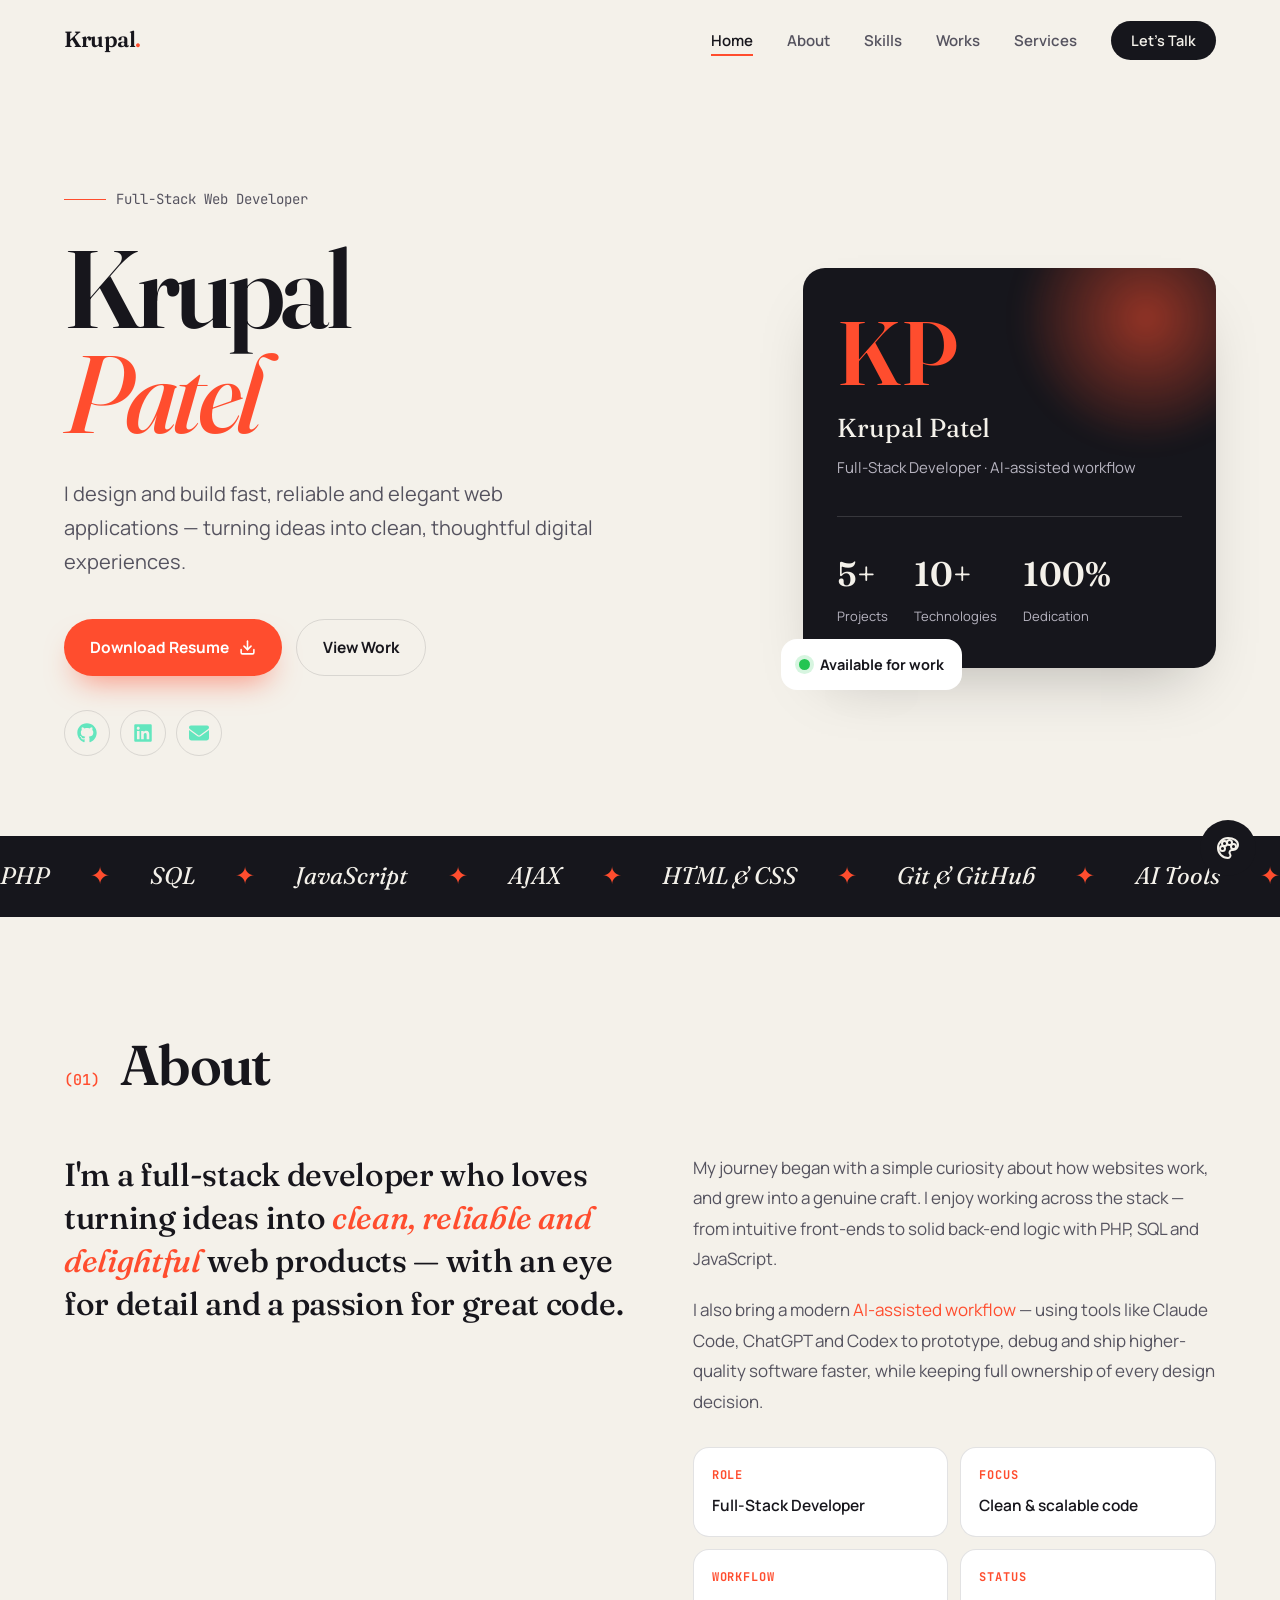
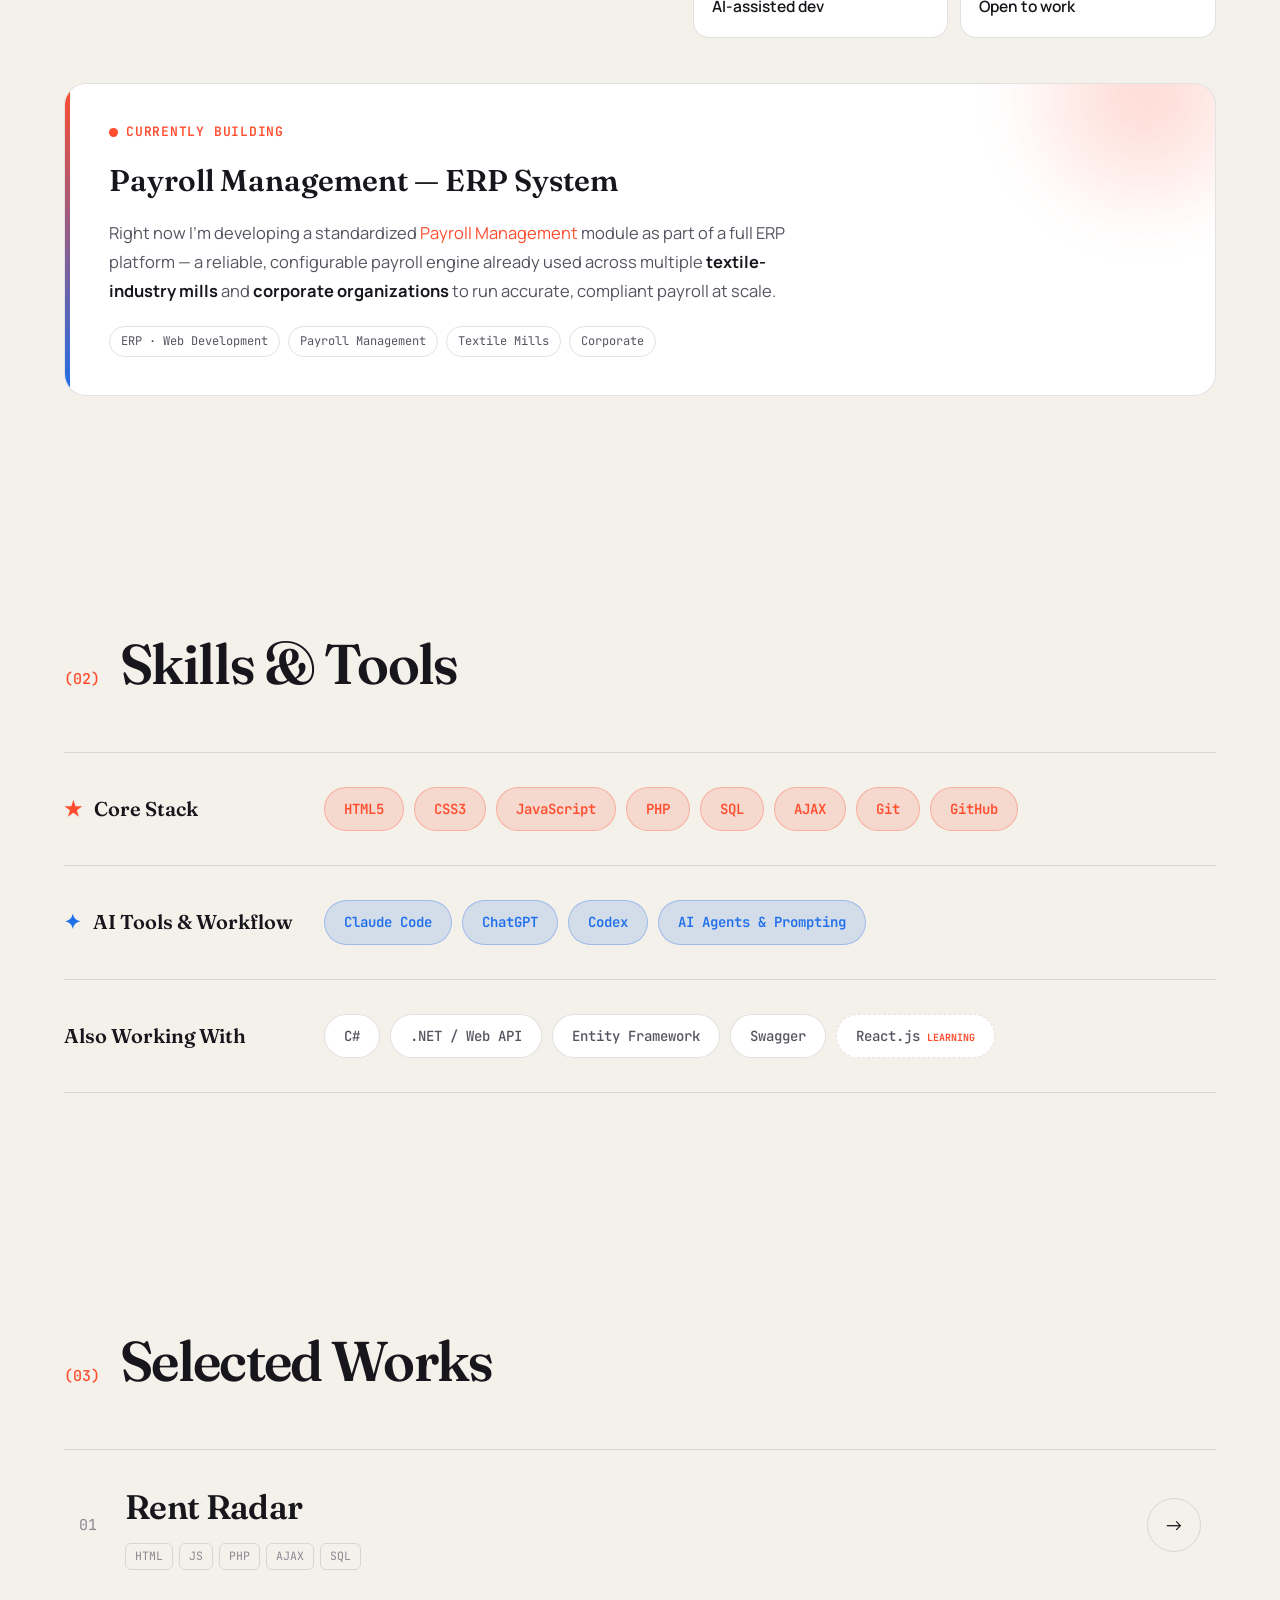
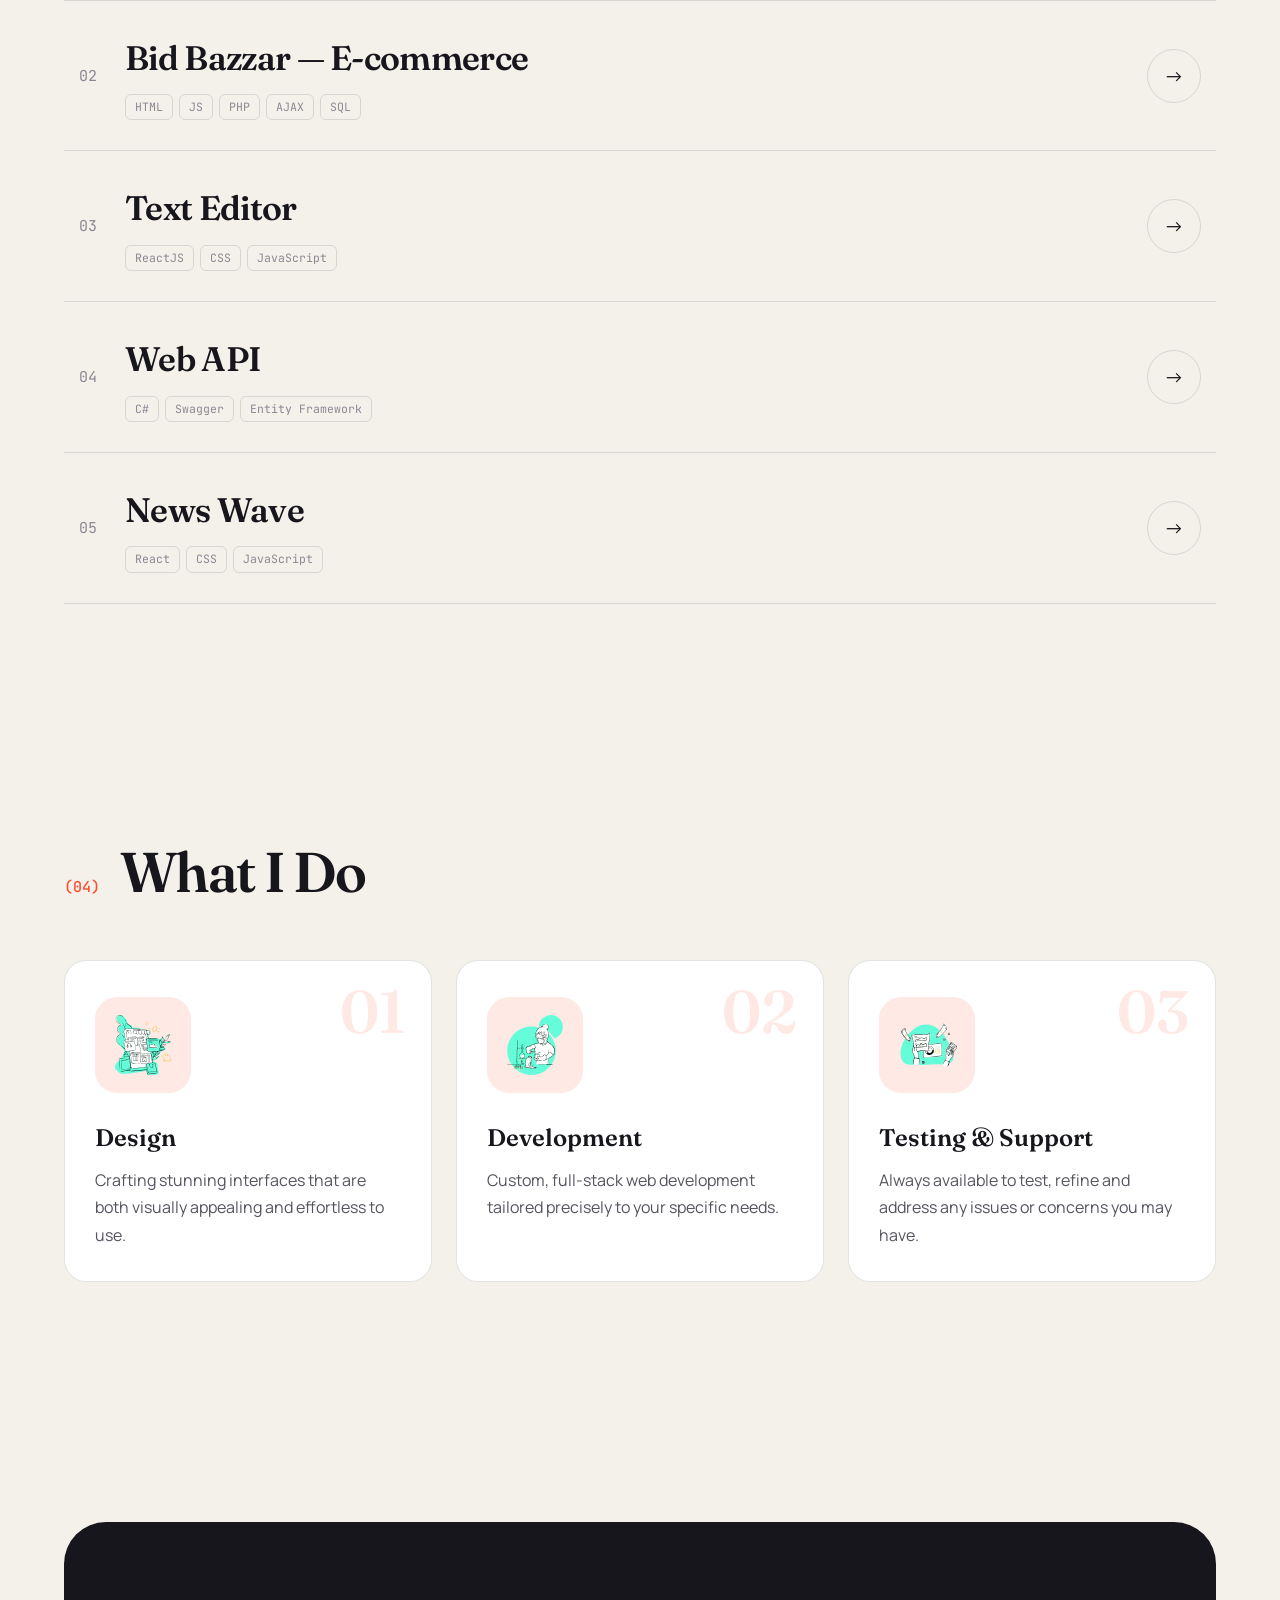
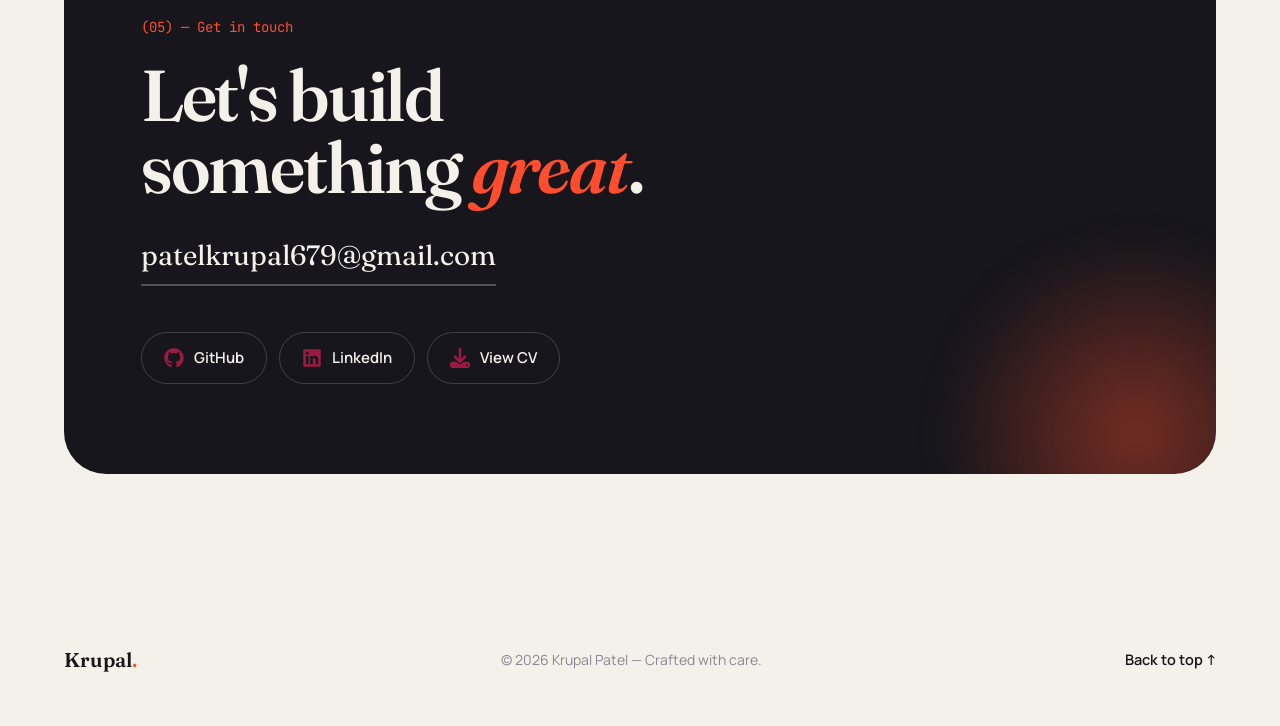
<file: index_v1.html>
<!DOCTYPE html>
<html lang="en">

<head>
    <meta charset="UTF-8">
    <meta name="viewport" content="width=device-width, initial-scale=1.0">
    <meta name="description" content="Krupal Patel — Full-Stack Web Developer. Editorial portfolio." />
    <title>Krupal Patel — Full-Stack Developer</title>

    <!-- Fonts -->
    <link rel="preconnect" href="https://fonts.googleapis.com">
    <link rel="preconnect" href="https://fonts.gstatic.com" crossorigin>
    <link href="https://fonts.googleapis.com/css2?family=Fraunces:opsz,wght@9..144,400;9..144,500;9..144,600;9..144,700&family=Manrope:wght@400;500;600;700;800&family=JetBrains+Mono:wght@400;500&display=swap" rel="stylesheet">

    <!-- Icons -->
    <link rel="icon" href="./favicon.ico">

    <style>
        /* ==========================================================
         * Krupal Patel — Editorial Portfolio (Light Theme)
         * ========================================================== */
        *, *::before, *::after { margin: 0; padding: 0; box-sizing: border-box; }
        :root {
            --serif: 'Fraunces', Georgia, serif;
            --sans: 'Manrope', system-ui, sans-serif;
            --mono: 'JetBrains Mono', monospace;
            --radius: 22px;
            --ease: cubic-bezier(0.16, 1, 0.3, 1);
            --shadow: 0 30px 60px -25px rgba(0, 0, 0, 0.25);
            --icon-filter: none;
        }

        /* ===== THEMES ===== */
        /* Light — Sandstone (default) */
        :root, [data-theme="sandstone"] {
            --paper: #f4f1ea; --paper-2: #ece7dc; --card: #ffffff;
            --ink: #17161c; --ink-soft: #55535f; --muted: #8a8794;
            --line: rgba(23,22,28,0.12); --line-soft: rgba(23,22,28,0.07);
            --accent: #ff4d2e; --accent-2: #1f6feb;
            --panel: #16161c; --on-panel: #f4f1ea; --on-panel-soft: #b7b4c0;
        }
        /* Light — Mint */
        [data-theme="mint"] {
            --paper: #eef4ef; --paper-2: #e1ece4; --card: #ffffff;
            --ink: #10211a; --ink-soft: #4a5a51; --muted: #85978c;
            --line: rgba(16,33,26,0.12); --line-soft: rgba(16,33,26,0.07);
            --accent: #0f9d75; --accent-2: #2b7a6f;
            --panel: #0f2419; --on-panel: #eef4ef; --on-panel-soft: #9fb7ac;
        }
        /* Light — Sky */
        [data-theme="sky"] {
            --paper: #eef1f6; --paper-2: #e0e7f1; --card: #ffffff;
            --ink: #131a26; --ink-soft: #4c586a; --muted: #8791a3;
            --line: rgba(19,26,38,0.12); --line-soft: rgba(19,26,38,0.07);
            --accent: #2f6bff; --accent-2: #00a3b4;
            --panel: #101827; --on-panel: #eef1f6; --on-panel-soft: #9fb0c9;
        }
        /* Light — Rose */
        [data-theme="rose"] {
            --paper: #f8eef0; --paper-2: #efdfe4; --card: #ffffff;
            --ink: #241419; --ink-soft: #6a4c56; --muted: #a38791;
            --line: rgba(36,20,25,0.12); --line-soft: rgba(36,20,25,0.07);
            --accent: #e5346b; --accent-2: #b5179e;
            --panel: #200f18; --on-panel: #f8eef0; --on-panel-soft: #c9a9b6;
        }
        /* Light — Lavender */
        [data-theme="lavender"] {
            --paper: #f1eef8; --paper-2: #e5e0f1; --card: #ffffff;
            --ink: #181425; --ink-soft: #564c6a; --muted: #9187a3;
            --line: rgba(24,20,37,0.12); --line-soft: rgba(24,20,37,0.07);
            --accent: #7c3aed; --accent-2: #4f46e5;
            --panel: #16112a; --on-panel: #f1eef8; --on-panel-soft: #b3a9c9;
        }
        /* Dark — Midnight */
        [data-theme="midnight"] {
            --paper: #0c1017; --paper-2: #121826; --card: #141b28;
            --ink: #e9edf4; --ink-soft: #a6b0c1; --muted: #6d7889;
            --line: rgba(255,255,255,0.10); --line-soft: rgba(255,255,255,0.05);
            --accent: #4dd4ff; --accent-2: #8aa4ff;
            --panel: #1a2233; --on-panel: #e9edf4; --on-panel-soft: #a6b0c1;
            --icon-filter: invert(1);
        }
        /* Dark — Ember */
        [data-theme="ember"] {
            --paper: #14110e; --paper-2: #1d1813; --card: #1f1a15; --card-alt: #211b15;
            --ink: #f3ece2; --ink-soft: #b8ac9c; --muted: #7d7264;
            --line: rgba(255,255,255,0.10); --line-soft: rgba(255,255,255,0.05);
            --accent: #ff8a3d; --accent-2: #ffd166;
            --panel: #241d15; --on-panel: #f3ece2; --on-panel-soft: #b8ac9c;
            --icon-filter: invert(1);
        }
        /* Dark — Forest */
        [data-theme="forest"] {
            --paper: #0a130e; --paper-2: #111d16; --card: #12201a;
            --ink: #e6f0e9; --ink-soft: #a2b6ab; --muted: #6c8177;
            --line: rgba(255,255,255,0.10); --line-soft: rgba(255,255,255,0.05);
            --accent: #35d07f; --accent-2: #7be0b0;
            --panel: #14261d; --on-panel: #e6f0e9; --on-panel-soft: #a2b6ab;
            --icon-filter: invert(1);
        }
        html { font-size: 62.5%; scroll-behavior: smooth; }
        body {
            font-family: var(--sans);
            font-size: 1.7rem;
            line-height: 1.6;
            color: var(--ink);
            background: var(--paper);
            -webkit-font-smoothing: antialiased;
            overflow-x: hidden;
        }
        a { text-decoration: none; color: inherit; }
        img { max-width: 100%; display: block; }
        ul { list-style: none; }
        ::selection { background: var(--accent); color: #fff; }

        ::-webkit-scrollbar { width: 11px; }
        ::-webkit-scrollbar-track { background: var(--paper-2); }
        ::-webkit-scrollbar-thumb { background: #c7c1b3; border-radius: 10px; border: 3px solid var(--paper-2); }

        .wrap { width: 90%; max-width: 1240px; margin-inline: auto; }
        .accent { color: var(--accent); }

        /* Reveal */
        [data-reveal] { opacity: 0; transform: translateY(30px); transition: opacity 0.8s var(--ease), transform 0.8s var(--ease); }
        [data-reveal].in { opacity: 1; transform: none; }
        @media (prefers-reduced-motion: reduce) {
            [data-reveal] { opacity: 1; transform: none; }
            html { scroll-behavior: auto; }
        }

        /* ============ NAV ============ */
        .nav {
            position: fixed; top: 0; left: 0; width: 100%; z-index: 900;
            padding: 2.2rem 0;
            transition: background 0.35s, padding 0.35s, box-shadow 0.35s;
        }
        .nav.scrolled {
            background: color-mix(in srgb, var(--paper) 82%, transparent);
            backdrop-filter: blur(18px);
            -webkit-backdrop-filter: blur(18px);
            padding: 1.4rem 0;
            border-bottom: 1px solid var(--line);
            box-shadow: 0 10px 30px -18px rgba(0,0,0,0.5);
        }
        .nav__inner { display: flex; align-items: center; justify-content: space-between; }
        .nav__brand { font-family: var(--serif); font-weight: 600; font-size: 2.2rem; letter-spacing: -0.02em; }
        .nav__brand span { color: var(--accent); }
        .nav__links { display: flex; align-items: center; gap: 3.4rem; }
        .nav__link { font-weight: 600; font-size: 1.5rem; position: relative; color: var(--ink-soft); transition: color 0.2s; }
        .nav__link::after {
            content: ''; position: absolute; left: 0; bottom: -5px; width: 100%; height: 2px;
            background: var(--accent); transform: scaleX(0); transform-origin: left; transition: transform 0.3s var(--ease);
        }
        .nav__link:hover { color: var(--ink); }
        .nav__link:hover::after, .nav__link.active::after { transform: scaleX(1); }
        .nav__link.active { color: var(--ink); }
        .nav__btn {
            padding: 1rem 2rem; border-radius: 999px; background: var(--panel); color: var(--on-panel);
            font-weight: 600; font-size: 1.45rem; transition: transform 0.25s var(--ease), background 0.25s;
        }
        .nav__btn:hover { background: var(--accent); transform: translateY(-2px); }
        .nav__burger { display: none; flex-direction: column; gap: 6px; width: 32px; background: none; border: none; cursor: pointer; z-index: 950; }
        .nav__burger span { display: block; height: 2.5px; width: 100%; background: var(--ink); border-radius: 2px; transition: transform 0.3s var(--ease), opacity 0.2s; }
        .nav.open .nav__burger span:nth-child(1) { transform: translateY(8.5px) rotate(45deg); }
        .nav.open .nav__burger span:nth-child(2) { opacity: 0; }
        .nav.open .nav__burger span:nth-child(3) { transform: translateY(-8.5px) rotate(-45deg); }

        /* ============ HERO ============ */
        .hero { padding: 18rem 0 8rem; position: relative; }
        .hero__grid { display: grid; grid-template-columns: 1fr; gap: 5rem; align-items: center; }
        .hero__eyebrow {
            display: inline-flex; align-items: center; gap: 1rem;
            font-family: var(--mono); font-size: 1.4rem; color: var(--ink-soft); margin-bottom: 2.6rem;
        }
        .hero__eyebrow::before { content: ''; width: 42px; height: 1.5px; background: var(--accent); }
        .hero__title {
            font-family: var(--serif); font-weight: 600;
            font-size: clamp(5.2rem, 12vw, 11rem); line-height: 0.95; letter-spacing: -0.04em;
        }
        .hero__title em { font-style: italic; color: var(--accent); font-weight: 500; }
        .hero__role {
            font-family: var(--sans); font-weight: 700; text-transform: uppercase;
            letter-spacing: 0.32em; font-size: clamp(1.3rem, 2.2vw, 1.7rem); color: var(--ink-soft);
            margin-top: 3rem; display: flex; align-items: center; gap: 1.6rem;
        }
        .hero__role::before { content: ''; width: 60px; height: 1.5px; background: var(--ink); }
        .hero__desc { font-size: clamp(1.7rem, 2.4vw, 2rem); color: var(--ink-soft); max-width: 46ch; margin-top: 3.2rem; line-height: 1.7; }
        .hero__cta { display: flex; flex-wrap: wrap; gap: 1.4rem; margin-top: 4rem; }
        .btn {
            display: inline-flex; align-items: center; gap: 1rem; padding: 1.5rem 2.6rem; border-radius: 999px;
            font-weight: 700; font-size: 1.55rem; cursor: pointer; transition: transform 0.25s var(--ease), background 0.25s, color 0.25s;
        }
        .btn--solid { background: var(--accent); color: #fff; box-shadow: 0 16px 30px -12px color-mix(in srgb, var(--accent) 60%, transparent); }
        .btn--solid:hover { transform: translateY(-3px); background: var(--ink); }
        .btn--outline { border: 1.5px solid var(--line); color: var(--ink); }
        .btn--outline:hover { transform: translateY(-3px); border-color: var(--ink); background: var(--ink); color: var(--paper); }
        .hero__socials { display: flex; gap: 1rem; margin-top: 3.4rem; }
        .hero__socials a {
            display: grid; place-items: center; width: 4.6rem; height: 4.6rem; border-radius: 50%;
            border: 1.5px solid var(--line); transition: transform 0.25s var(--ease), border-color 0.25s, background 0.25s;
        }
        .hero__socials a:hover { transform: translateY(-4px); border-color: var(--ink); background: var(--card); }
        .hero__socials img { width: 20px; height: 20px; filter: var(--icon-filter); }

        /* Hero visual */
        .hero__visual { position: relative; }
        .hero__card {
            position: relative; background: var(--panel); border-radius: var(--radius); padding: 4rem 3.4rem;
            color: var(--on-panel); box-shadow: var(--shadow); overflow: hidden;
            animation: floaty 6s ease-in-out infinite;
        }
        @keyframes floaty { 0%,100% { transform: translateY(0); } 50% { transform: translateY(-12px); } }
        .hero__card::before {
            content: ''; position: absolute; width: 260px; height: 260px; border-radius: 50%;
            background: radial-gradient(circle, color-mix(in srgb, var(--accent) 55%, transparent), transparent 70%);
            top: -80px; right: -60px; filter: blur(10px);
        }
        .hero__monogram { font-family: var(--serif); font-size: 9rem; font-weight: 600; line-height: 1; color: var(--accent); }
        .hero__card-name { font-family: var(--serif); font-size: 2.6rem; margin-top: 1rem; }
        .hero__card-sub { color: var(--on-panel-soft); font-size: 1.5rem; margin-top: 0.6rem; }
        .hero__card-stats { display: flex; gap: 2.6rem; margin-top: 3.6rem; padding-top: 3rem; border-top: 1px solid rgba(255,255,255,0.14); }
        .hero__stat b { display: block; font-family: var(--serif); font-size: 3.4rem; font-weight: 600; }
        .hero__stat span { font-size: 1.3rem; color: var(--on-panel-soft); }
        .hero__badge {
            position: absolute; bottom: -22px; left: -22px; background: var(--card); color: var(--ink);
            border-radius: 16px; padding: 1.4rem 1.8rem; box-shadow: var(--shadow); display: flex; align-items: center; gap: 1rem;
            font-weight: 700; font-size: 1.45rem;
        }
        .hero__badge i { width: 11px; height: 11px; border-radius: 50%; background: #23c552; box-shadow: 0 0 0 4px rgba(35,197,82,0.18); }

        /* ============ MARQUEE ============ */
        .marquee { border-block: 1.5px solid var(--line); background: var(--panel); color: var(--on-panel); overflow: hidden; padding: 2rem 0; }
        .marquee__track { display: flex; gap: 4rem; width: max-content; animation: scroll 26s linear infinite; }
        .marquee__track span { font-family: var(--serif); font-size: 2.4rem; font-style: italic; white-space: nowrap; display: inline-flex; align-items: center; gap: 4rem; }
        .marquee__track span::after { content: '✦'; color: var(--accent); font-style: normal; }
        @keyframes scroll { to { transform: translateX(-50%); } }

        /* ============ SECTION HEAD ============ */
        .section { padding: clamp(7rem, 12vw, 12rem) 0; scroll-margin-top: 8rem; }
        .head { display: flex; align-items: baseline; gap: 2rem; margin-bottom: 6rem; }
        .head__num { font-family: var(--mono); font-size: 1.5rem; color: var(--accent); font-weight: 500; }
        .head__title { font-family: var(--serif); font-weight: 600; font-size: clamp(3.4rem, 6vw, 5.6rem); letter-spacing: -0.03em; line-height: 1; }

        /* ============ ABOUT ============ */
        .about__grid { display: grid; grid-template-columns: 1fr; gap: 5rem; }
        .about__lead { font-family: var(--serif); font-size: clamp(2.2rem, 3.6vw, 3.2rem); line-height: 1.35; font-weight: 500; letter-spacing: -0.01em; }
        .about__lead em { font-style: italic; color: var(--accent); }
        .about__body p { color: var(--ink-soft); font-size: 1.7rem; line-height: 1.8; margin-bottom: 2rem; max-width: 54ch; }
        .about__facts { display: grid; grid-template-columns: repeat(2, 1fr); gap: 1.2rem; margin-top: 3rem; }
        .about__fact { padding: 1.8rem; border: 1.5px solid var(--line); border-radius: 16px; background: var(--card); transition: transform 0.25s var(--ease), border-color 0.25s; }
        .about__fact:hover { transform: translateY(-4px); border-color: var(--accent); }
        .about__fact b { display: block; font-family: var(--mono); font-size: 1.2rem; text-transform: uppercase; letter-spacing: 0.08em; color: var(--accent); margin-bottom: 0.5rem; }
        .about__fact span { font-weight: 600; font-size: 1.55rem; }

        /* ============ NOW / CURRENTLY ============ */
        .now { margin-top: 4.5rem; }
        .now-card {
            position: relative; overflow: hidden; background: var(--card); border: 1.5px solid var(--line);
            border-radius: var(--radius); padding: clamp(2.6rem, 4vw, 3.8rem) clamp(2.6rem, 4vw, 3.8rem) clamp(2.6rem, 4vw, 3.8rem) clamp(3.2rem, 4.6vw, 4.4rem);
            display: grid; gap: 1.4rem; transition: transform 0.35s var(--ease), box-shadow 0.35s;
        }
        .now-card:hover { transform: translateY(-4px); box-shadow: var(--shadow); }
        .now-card::before { content: ''; position: absolute; left: 0; top: 0; bottom: 0; width: 5px; background: linear-gradient(var(--accent), var(--accent-2)); }
        .now-card::after { content: ''; position: absolute; width: 300px; height: 300px; border-radius: 50%; background: radial-gradient(circle, color-mix(in srgb, var(--accent) 22%, transparent), transparent 70%); top: -140px; right: -80px; filter: blur(20px); pointer-events: none; }
        .now-card__tag { display: inline-flex; align-items: center; gap: 0.8rem; font-family: var(--mono); font-size: 1.3rem; font-weight: 600; color: var(--accent); text-transform: uppercase; letter-spacing: 0.06em; position: relative; z-index: 1; }
        .now-card__tag i { width: 9px; height: 9px; border-radius: 50%; background: var(--accent); box-shadow: 0 0 0 0 color-mix(in srgb, var(--accent) 55%, transparent); animation: pulse2 2s infinite; }
        @keyframes pulse2 { 0% { box-shadow: 0 0 0 0 color-mix(in srgb, var(--accent) 55%, transparent); } 70% { box-shadow: 0 0 0 10px transparent; } 100% { box-shadow: 0 0 0 0 transparent; } }
        .now-card h3 { font-family: var(--serif); font-size: clamp(2.2rem, 3.4vw, 3rem); font-weight: 600; position: relative; z-index: 1; }
        .now-card p { color: var(--ink-soft); font-size: 1.65rem; line-height: 1.75; max-width: 72ch; position: relative; z-index: 1; }
        .now-card p strong { color: var(--ink); font-weight: 700; }
        .now-card__meta { display: flex; flex-wrap: wrap; gap: 0.8rem; margin-top: 0.6rem; position: relative; z-index: 1; }
        .now-card__meta span { font-family: var(--mono); font-size: 1.2rem; padding: 0.5rem 1.1rem; border-radius: 999px; border: 1px solid var(--line); color: var(--ink-soft); }

        /* ============ SKILLS ============ */
        .skills__group { padding: 3.4rem 0; border-top: 1.5px solid var(--line); display: grid; grid-template-columns: 1fr; gap: 2rem; }
        .skills__group:last-child { border-bottom: 1.5px solid var(--line); }
        .skills__label { display: flex; align-items: center; gap: 1.2rem; font-family: var(--serif); font-size: 2rem; font-weight: 600; }
        .skills__label i { font-style: normal; color: var(--accent); }
        .skills__label.ai i { color: var(--accent-2); }
        .chips { display: flex; flex-wrap: wrap; gap: 1rem; }
        .chip {
            padding: 1rem 1.9rem; border-radius: 999px; border: 1.5px solid var(--line); background: var(--card);
            font-family: var(--mono); font-size: 1.4rem; font-weight: 500; color: var(--ink-soft);
            transition: transform 0.25s var(--ease), border-color 0.25s, color 0.25s, background 0.25s;
        }
        .chip:hover { transform: translateY(-4px); border-color: var(--ink); color: var(--ink); }
        .chip--core { background: color-mix(in srgb, var(--accent) 15%, transparent); border-color: color-mix(in srgb, var(--accent) 30%, transparent); color: var(--accent); font-weight: 600; }
        .chip--core:hover { background: var(--accent); color: #fff; border-color: transparent; box-shadow: 0 12px 24px -12px var(--accent); }
        .chip--ai { background: color-mix(in srgb, var(--accent-2) 15%, transparent); border-color: color-mix(in srgb, var(--accent-2) 30%, transparent); color: var(--accent-2); font-weight: 600; }
        .chip--ai:hover { background: var(--accent-2); color: #fff; border-color: transparent; box-shadow: 0 12px 24px -12px var(--accent-2); }
        .chip--learn { border-style: dashed; }
        .chip--learn small { color: var(--accent); font-weight: 700; margin-left: 0.7rem; text-transform: uppercase; font-size: 1rem; }

        /* ============ WORKS ============ */
        .works__list { border-top: 1.5px solid var(--line); }
        .work {
            display: grid; grid-template-columns: auto 1fr auto auto; align-items: center; gap: clamp(1.4rem, 3vw, 2.8rem);
            padding: 3rem 1.5rem; border-bottom: 1.5px solid var(--line);
            position: relative; overflow: hidden; transition: padding 0.45s var(--ease), color 0.35s;
        }
        .work::before {
            content: ''; position: absolute; inset: 0; background: var(--panel); transform: scaleY(0);
            transform-origin: bottom; transition: transform 0.45s var(--ease); z-index: 0;
        }
        .work:hover::before { transform: scaleY(1); }
        .work:hover { color: var(--on-panel); padding-left: 2.8rem; padding-right: 2.8rem; }
        .work > * { position: relative; z-index: 1; }
        .work__num { font-family: var(--mono); font-size: 1.5rem; color: var(--muted); transition: color 0.35s; }
        .work:hover .work__num { color: var(--accent); }
        .work__name {
            font-family: var(--serif); font-size: clamp(2.2rem, 4vw, 3.4rem); font-weight: 600;
            letter-spacing: -0.02em; display: block; transition: transform 0.4s var(--ease);
        }
        .work:hover .work__name { transform: translateX(8px); }
        .work__tags { display: flex; flex-wrap: wrap; gap: 0.6rem; margin-top: 0.9rem; transition: transform 0.4s var(--ease); }
        .work:hover .work__tags { transform: translateX(8px); }
        .work__tag { font-family: var(--mono); font-size: 1.15rem; color: var(--muted); padding: 0.3rem 0.9rem; border: 1px solid var(--line); border-radius: 6px; transition: color 0.35s, border-color 0.35s; }
        .work:hover .work__tag { color: var(--on-panel-soft); border-color: rgba(255,255,255,0.22); }
        /* Inline thumbnail that reveals on hover */
        .work__thumb {
            width: 0; height: 82px; border-radius: 12px; overflow: hidden; opacity: 0;
            transform: translateX(30px) rotate(-5deg); box-shadow: 0 22px 44px -18px rgba(0,0,0,0.55);
            transition: width 0.5s var(--ease), opacity 0.45s var(--ease), transform 0.5s var(--ease);
        }
        .work:hover .work__thumb { width: 138px; opacity: 1; transform: none; }
        .work__thumb img { width: 138px; height: 82px; object-fit: cover; }
        .work__arrow {
            display: grid; place-items: center; width: 5.4rem; height: 5.4rem; border-radius: 50%;
            border: 1.5px solid var(--line); font-size: 2rem; flex-shrink: 0;
            transition: transform 0.35s var(--ease), background 0.3s, border-color 0.3s, color 0.3s;
        }
        .work:hover .work__arrow { background: var(--accent); border-color: var(--accent); color: #fff; transform: rotate(-45deg) scale(1.08); }

        /* ============ SERVICES ============ */
        .services__grid { display: grid; grid-template-columns: 1fr; gap: 2.4rem; }
        .service {
            background: var(--card); border: 1.5px solid var(--line); border-radius: var(--radius); padding: 3.6rem 3rem 3.2rem;
            transition: transform 0.4s var(--ease), box-shadow 0.4s, border-color 0.4s; position: relative; overflow: hidden;
        }
        .service::after {
            content: ''; position: absolute; left: 0; bottom: 0; width: 100%; height: 4px;
            background: var(--accent); transform: scaleX(0); transform-origin: left; transition: transform 0.45s var(--ease);
        }
        .service:hover { transform: translateY(-10px); box-shadow: var(--shadow); border-color: transparent; }
        .service:hover::after { transform: scaleX(1); }
        .service__idx {
            position: absolute; top: 2rem; right: 2.6rem; font-family: var(--serif); font-size: 6rem;
            font-weight: 600; line-height: 1; color: var(--accent); opacity: 0.12; transition: opacity 0.4s, transform 0.4s var(--ease);
        }
        .service:hover .service__idx { opacity: 0.22; transform: scale(1.1); }
        .service__icon-wrap {
            display: grid; place-items: center; width: 96px; height: 96px; border-radius: 22px;
            background: color-mix(in srgb, var(--accent) 12%, transparent); margin-bottom: 2.6rem;
            transition: transform 0.45s var(--ease), background 0.4s;
        }
        .service:hover .service__icon-wrap { transform: rotate(-6deg) scale(1.06); background: color-mix(in srgb, var(--accent) 20%, transparent); }
        .service__icon { width: 60px; height: 60px; transition: transform 0.45s var(--ease); }
        .service:hover .service__icon { transform: scale(1.08); }
        .service h3 { font-family: var(--serif); font-size: 2.4rem; font-weight: 600; margin-bottom: 1rem; }
        .service p { color: var(--ink-soft); font-size: 1.6rem; line-height: 1.7; }

        /* ============ CONTACT ============ */
        .contact { background: var(--panel); color: var(--on-panel); border-radius: clamp(24px, 4vw, 42px); padding: clamp(5rem, 8vw, 9rem) clamp(3rem, 6vw, 8rem); position: relative; overflow: hidden; }
        .contact::before { content: ''; position: absolute; width: 400px; height: 400px; border-radius: 50%; background: radial-gradient(circle, color-mix(in srgb, var(--accent) 42%, transparent), transparent 70%); bottom: -160px; right: -120px; filter: blur(20px); }
        .contact__eyebrow { font-family: var(--mono); font-size: 1.4rem; color: var(--accent); }
        .contact__title { font-family: var(--serif); font-weight: 600; font-size: clamp(3.6rem, 8vw, 7.2rem); line-height: 1; letter-spacing: -0.03em; margin: 2rem 0 3rem; }
        .contact__title em { font-style: italic; color: var(--accent); }
        .contact__mail { display: inline-flex; align-items: center; gap: 1.4rem; font-family: var(--serif); font-size: clamp(1.8rem, 3vw, 2.8rem); border-bottom: 2px solid rgba(255,255,255,0.25); padding-bottom: 0.6rem; transition: border-color 0.3s, color 0.3s; position: relative; z-index: 1; }
        .contact__mail:hover { border-color: var(--accent); color: var(--accent); }
        .contact__links { display: flex; flex-wrap: wrap; gap: 1.2rem; margin-top: 4.6rem; position: relative; z-index: 1; }
        .contact__links a { display: inline-flex; align-items: center; gap: 1rem; padding: 1.3rem 2.2rem; border: 1.5px solid rgba(255,255,255,0.18); border-radius: 999px; font-weight: 600; font-size: 1.5rem; transition: background 0.25s, transform 0.25s var(--ease), border-color 0.25s; }
        .contact__links a:hover { background: rgba(255,255,255,0.08); border-color: var(--accent); transform: translateY(-3px); }
        .contact__links img { width: 20px; height: 20px; filter: invert(1); }

        /* ============ FOOTER ============ */
        .footer { padding: 5rem 0; }
        .footer__inner { display: flex; flex-wrap: wrap; gap: 2rem; align-items: center; justify-content: space-between; }
        .footer__brand { font-family: var(--serif); font-size: 2rem; font-weight: 600; }
        .footer__brand span { color: var(--accent); }
        .footer__copy { color: var(--muted); font-size: 1.4rem; }
        .footer__top { font-weight: 600; font-size: 1.45rem; display: inline-flex; align-items: center; gap: 0.8rem; transition: color 0.2s; }
        .footer__top:hover { color: var(--accent); }

        /* ============ RESPONSIVE ============ */
        @media (min-width: 720px) {
            .about__grid { grid-template-columns: 1.05fr 0.95fr; align-items: start; }
            .services__grid { grid-template-columns: repeat(3, 1fr); }
            .skills__group { grid-template-columns: 240px 1fr; align-items: center; }
        }
        @media (min-width: 940px) {
            .hero__grid { grid-template-columns: 1.25fr 0.75fr; }
        }
        @media (max-width: 860px) {
            .nav__burger { display: flex; }
            .nav__links {
                position: fixed; inset: 0; flex-direction: column; justify-content: center; gap: 3.2rem;
                background: var(--paper); transform: translateX(100%); transition: transform 0.4s var(--ease);
            }
            .nav.open .nav__links { transform: translateX(0); }
            .nav__link { font-size: 2.6rem; font-family: var(--serif); }
            body.lock { overflow: hidden; }
            .work__arrow, .work__thumb { display: none; }
            .work { grid-template-columns: auto 1fr; }
        }

        /* ============ SCROLL PROGRESS ============ */
        .progress {
            position: fixed; top: 0; left: 0; height: 3px; width: 0%; z-index: 1000;
            background: linear-gradient(90deg, var(--accent), var(--accent-2)); transition: width 0.1s linear;
        }

        /* ============ THEME SWITCHER ============ */
        .theme-fab {
            position: fixed; bottom: 2.4rem; right: 2.4rem; z-index: 950;
            width: 5.6rem; height: 5.6rem; border-radius: 50%; border: none; cursor: pointer;
            background: var(--panel); color: var(--on-panel); display: grid; place-items: center;
            box-shadow: var(--shadow); transition: transform 0.3s var(--ease);
        }
        .theme-fab:hover { transform: rotate(30deg) scale(1.08); }
        .theme-fab svg { width: 24px; height: 24px; }
        .theme-panel {
            position: fixed; bottom: 9.4rem; right: 2.4rem; z-index: 950;
            background: var(--card); border: 1.5px solid var(--line); border-radius: 20px; padding: 2rem;
            box-shadow: var(--shadow); width: 268px;
            opacity: 0; visibility: hidden; transform: translateY(16px) scale(0.96);
            transition: opacity 0.3s var(--ease), transform 0.3s var(--ease), visibility 0.3s;
        }
        .theme-panel.open { opacity: 1; visibility: visible; transform: none; }
        .theme-panel__title { font-family: var(--serif); font-size: 1.7rem; font-weight: 600; margin-bottom: 0.4rem; }
        .theme-panel__sub { font-size: 1.2rem; color: var(--muted); margin-bottom: 1.6rem; }
        .theme-panel__label { font-family: var(--mono); font-size: 1.1rem; text-transform: uppercase; letter-spacing: 0.08em; color: var(--muted); margin: 1.2rem 0 0.9rem; }
        .theme-grid { display: grid; grid-template-columns: repeat(5, 1fr); gap: 0.9rem; }
        .swatch {
            aspect-ratio: 1; border-radius: 11px; cursor: pointer; border: 2px solid var(--line);
            position: relative; overflow: hidden; transition: transform 0.2s var(--ease), border-color 0.2s;
        }
        .swatch:hover { transform: translateY(-3px) scale(1.06); }
        .swatch.active { border-color: var(--accent); }
        .swatch.active::after { content: '✓'; position: absolute; inset: 0; display: grid; place-items: center; color: #fff; font-size: 1.4rem; font-weight: 700; text-shadow: 0 1px 2px rgba(0,0,0,.4); }
        .swatch i { position: absolute; right: 5px; bottom: 5px; width: 32%; height: 32%; border-radius: 50%; }
    </style>
</head>

<body>
    <div class="progress" id="progress"></div>

    <!-- NAV -->
    <nav class="nav" id="nav">
        <div class="wrap nav__inner">
            <a href="#top" class="nav__brand">Krupal<span>.</span></a>
            <ul class="nav__links" id="navLinks">
                <li><a class="nav__link active" href="#top">Home</a></li>
                <li><a class="nav__link" href="#about">About</a></li>
                <li><a class="nav__link" href="#skills">Skills</a></li>
                <li><a class="nav__link" href="#works">Works</a></li>
                <li><a class="nav__link" href="#services">Services</a></li>
                <li><a class="nav__btn" href="#contact">Let's Talk</a></li>
            </ul>
            <button class="nav__burger" id="burger" aria-label="Menu"><span></span><span></span><span></span></button>
        </div>
    </nav>

    <!-- HERO -->
    <header class="hero" id="top">
        <div class="wrap hero__grid">
            <div data-reveal>
                <span class="hero__eyebrow">Full-Stack Web Developer</span>
                <h1 class="hero__title">Krupal<br><em>Patel</em></h1>
                <p class="hero__desc">
                    I design and build fast, reliable and elegant web applications — turning ideas into
                    clean, thoughtful digital experiences.
                </p>
                <div class="hero__cta">
                    <a href="assets/documents/Krupal_Patel.pdf" target="_blank" rel="noopener" class="btn btn--solid">
                        Download Resume
                        <svg width="17" height="17" viewBox="0 0 24 24" fill="none" stroke="currentColor" stroke-width="2.2" stroke-linecap="round" stroke-linejoin="round"><path d="M21 15v4a2 2 0 0 1-2 2H5a2 2 0 0 1-2-2v-4"/><polyline points="7 10 12 15 17 10"/><line x1="12" y1="15" x2="12" y2="3"/></svg>
                    </a>
                    <a href="#works" class="btn btn--outline">View Work</a>
                </div>
                <div class="hero__socials">
                    <a href="https://github.com/KrupalPatel17" target="_blank" rel="noopener" aria-label="GitHub"><img src="./assets/icons/github-brands.svg" alt=""></a>
                    <a href="https://www.linkedin.com/in/krupal-patel-0993ba275/" target="_blank" rel="noopener" aria-label="LinkedIn"><img src="./assets/icons/linkedin-brands.svg" alt=""></a>
                    <a href="mailto:patelkrupal679@gmail.com" aria-label="Email"><img src="./assets/icons/envelope-solid.svg" alt=""></a>
                </div>
            </div>

            <div data-reveal>
                <div class="hero__visual">
                    <div class="hero__card">
                        <div class="hero__monogram">KP</div>
                        <div class="hero__card-name">Krupal Patel</div>
                        <div class="hero__card-sub">Full-Stack Developer · AI-assisted workflow</div>
                        <div class="hero__card-stats">
                            <div class="hero__stat"><b>5+</b><span>Projects</span></div>
                            <div class="hero__stat"><b>10+</b><span>Technologies</span></div>
                            <div class="hero__stat"><b>100%</b><span>Dedication</span></div>
                        </div>
                    </div>
                    <div class="hero__badge"><i></i> Available for work</div>
                </div>
            </div>
        </div>
    </header>

    <!-- MARQUEE -->
    <div class="marquee">
        <div class="marquee__track">
            <span>PHP</span><span>SQL</span><span>JavaScript</span><span>AJAX</span><span>HTML &amp; CSS</span><span>Git &amp; GitHub</span><span>AI Tools</span>
            <span>PHP</span><span>SQL</span><span>JavaScript</span><span>AJAX</span><span>HTML &amp; CSS</span><span>Git &amp; GitHub</span><span>AI Tools</span>
        </div>
    </div>

    <!-- ABOUT -->
    <section class="section" id="about">
        <div class="wrap">
            <div class="head" data-reveal>
                <span class="head__num">(01)</span>
                <h2 class="head__title">About</h2>
            </div>
            <div class="about__grid">
                <p class="about__lead" data-reveal>
                    I'm a full-stack developer who loves turning ideas into <em>clean, reliable and
                    delightful</em> web products — with an eye for detail and a passion for great code.
                </p>
                <div class="about__body" data-reveal>
                    <p>
                        My journey began with a simple curiosity about how websites work, and grew into a genuine
                        craft. I enjoy working across the stack — from intuitive front-ends to solid back-end logic
                        with PHP, SQL and JavaScript.
                    </p>
                    <p>
                        I also bring a modern <span class="accent">AI-assisted workflow</span> — using tools like
                        Claude Code, ChatGPT and Codex to prototype, debug and ship higher-quality software faster,
                        while keeping full ownership of every design decision.
                    </p>
                    <div class="about__facts">
                        <div class="about__fact"><b>Role</b><span>Full-Stack Developer</span></div>
                        <div class="about__fact"><b>Focus</b><span>Clean &amp; scalable code</span></div>
                        <div class="about__fact"><b>Workflow</b><span>AI-assisted dev</span></div>
                        <div class="about__fact"><b>Status</b><span>Open to work</span></div>
                    </div>
                </div>
            </div>

            <div class="now" data-reveal>
                <div class="now-card">
                    <span class="now-card__tag"><i></i> Currently building</span>
                    <h3>Payroll Management — ERP System</h3>
                    <p>
                        Right now I'm developing a standardized <span class="accent">Payroll Management</span> module as
                        part of a full ERP platform — a reliable, configurable payroll engine already used across
                        multiple <strong>textile-industry mills</strong> and <strong>corporate organizations</strong> to
                        run accurate, compliant payroll at scale.
                    </p>
                    <div class="now-card__meta">
                        <span>ERP · Web Development</span>
                        <span>Payroll Management</span>
                        <span>Textile Mills</span>
                        <span>Corporate</span>
                    </div>
                </div>
            </div>
        </div>
    </section>

    <!-- SKILLS -->
    <section class="section" id="skills">
        <div class="wrap">
            <div class="head" data-reveal>
                <span class="head__num">(02)</span>
                <h2 class="head__title">Skills &amp; Tools</h2>
            </div>

            <div class="skills__group" data-reveal>
                <div class="skills__label"><i>★</i> Core Stack</div>
                <div class="chips">
                    <span class="chip chip--core">HTML5</span>
                    <span class="chip chip--core">CSS3</span>
                    <span class="chip chip--core">JavaScript</span>
                    <span class="chip chip--core">PHP</span>
                    <span class="chip chip--core">SQL</span>
                    <span class="chip chip--core">AJAX</span>
                    <span class="chip chip--core">Git</span>
                    <span class="chip chip--core">GitHub</span>
                </div>
            </div>

            <div class="skills__group" data-reveal>
                <div class="skills__label ai"><i>✦</i> AI Tools &amp; Workflow</div>
                <div class="chips">
                    <span class="chip chip--ai">Claude Code</span>
                    <span class="chip chip--ai">ChatGPT</span>
                    <span class="chip chip--ai">Codex</span>
                    <span class="chip chip--ai">AI Agents &amp; Prompting</span>
                </div>
            </div>

            <div class="skills__group" data-reveal>
                <div class="skills__label">Also Working With</div>
                <div class="chips">
                    <span class="chip">C#</span>
                    <span class="chip">.NET / Web API</span>
                    <span class="chip">Entity Framework</span>
                    <span class="chip">Swagger</span>
                    <span class="chip chip--learn">React.js<small>learning</small></span>
                </div>
            </div>
        </div>
    </section>

    <!-- WORKS -->
    <section class="section" id="works">
        <div class="wrap">
            <div class="head" data-reveal>
                <span class="head__num">(03)</span>
                <h2 class="head__title">Selected Works</h2>
            </div>
            <div class="works__list" data-reveal>
                <a class="work" href="https://github.com/KrupalPatel17/RentRadar" target="_blank" rel="noopener">
                    <span class="work__num">01</span>
                    <span>
                        <span class="work__name">Rent Radar</span>
                        <span class="work__tags"><span class="work__tag">HTML</span><span class="work__tag">JS</span><span class="work__tag">PHP</span><span class="work__tag">AJAX</span><span class="work__tag">SQL</span></span>
                    </span>
                    <span class="work__thumb"><img src="./assets/works/RentRadar.jpeg" alt="Rent Radar preview" loading="lazy"></span>
                    <span class="work__arrow">→</span>
                </a>
                <a class="work" href="https://github.com/KrupalPatel17/BidBazzar-Ecommers" target="_blank" rel="noopener">
                    <span class="work__num">02</span>
                    <span>
                        <span class="work__name">Bid Bazzar — E-commerce</span>
                        <span class="work__tags"><span class="work__tag">HTML</span><span class="work__tag">JS</span><span class="work__tag">PHP</span><span class="work__tag">AJAX</span><span class="work__tag">SQL</span></span>
                    </span>
                    <span class="work__thumb"><img src="./assets/works/BizBazzar.jpeg" alt="Bid Bazzar preview" loading="lazy"></span>
                    <span class="work__arrow">→</span>
                </a>
                <a class="work" href="https://github.com/KrupalPatel17/TextEditer-ReactJs" target="_blank" rel="noopener">
                    <span class="work__num">03</span>
                    <span>
                        <span class="work__name">Text Editor</span>
                        <span class="work__tags"><span class="work__tag">ReactJS</span><span class="work__tag">CSS</span><span class="work__tag">JavaScript</span></span>
                    </span>
                    <span class="work__thumb"><img src="./assets/works/TextEditer.png" alt="Text Editor preview" loading="lazy"></span>
                    <span class="work__arrow">→</span>
                </a>
                <a class="work" href="https://github.com/KrupalPatel17/WebAPI" target="_blank" rel="noopener">
                    <span class="work__num">04</span>
                    <span>
                        <span class="work__name">Web API</span>
                        <span class="work__tags"><span class="work__tag">C#</span><span class="work__tag">Swagger</span><span class="work__tag">Entity Framework</span></span>
                    </span>
                    <span class="work__thumb"><img src="./assets/works/API.jpeg" alt="Web API preview" loading="lazy"></span>
                    <span class="work__arrow">→</span>
                </a>
                <a class="work" href="https://github.com/KrupalPatel17/NewsWave-Function-ReactJS" target="_blank" rel="noopener">
                    <span class="work__num">05</span>
                    <span>
                        <span class="work__name">News Wave</span>
                        <span class="work__tags"><span class="work__tag">React</span><span class="work__tag">CSS</span><span class="work__tag">JavaScript</span></span>
                    </span>
                    <span class="work__thumb"><img src="./assets/works/NewsWave.jpeg" alt="News Wave preview" loading="lazy"></span>
                    <span class="work__arrow">→</span>
                </a>
            </div>
        </div>
    </section>

    <!-- SERVICES -->
    <section class="section" id="services">
        <div class="wrap">
            <div class="head" data-reveal>
                <span class="head__num">(04)</span>
                <h2 class="head__title">What I Do</h2>
            </div>
            <div class="services__grid">
                <article class="service" data-reveal>
                    <div class="service__idx">01</div>
                    <span class="service__icon-wrap"><img class="service__icon" src="./assets/services/design.svg" alt=""></span>
                    <h3>Design</h3>
                    <p>Crafting stunning interfaces that are both visually appealing and effortless to use.</p>
                </article>
                <article class="service" data-reveal>
                    <div class="service__idx">02</div>
                    <span class="service__icon-wrap"><img class="service__icon" src="./assets/services/developing.svg" alt=""></span>
                    <h3>Development</h3>
                    <p>Custom, full-stack web development tailored precisely to your specific needs.</p>
                </article>
                <article class="service" data-reveal>
                    <div class="service__idx">03</div>
                    <span class="service__icon-wrap"><img class="service__icon" src="./assets/services/support.svg" alt=""></span>
                    <h3>Testing &amp; Support</h3>
                    <p>Always available to test, refine and address any issues or concerns you may have.</p>
                </article>
            </div>
        </div>
    </section>

    <!-- CONTACT -->
    <section class="section" id="contact">
        <div class="wrap">
            <div class="contact" data-reveal>
                <span class="contact__eyebrow">(05) — Get in touch</span>
                <h2 class="contact__title">Let's build<br>something <em>great</em>.</h2>
                <a class="contact__mail" href="mailto:patelkrupal679@gmail.com">patelkrupal679@gmail.com</a>
                <div class="contact__links">
                    <a href="https://github.com/KrupalPatel17" target="_blank" rel="noopener"><img src="./assets/icons/github-brands.svg" alt="">GitHub</a>
                    <a href="https://www.linkedin.com/in/krupal-patel-0993ba275/" target="_blank" rel="noopener"><img src="./assets/icons/linkedin-brands.svg" alt="">LinkedIn</a>
                    <a href="assets/documents/Krupalcv.pdf" target="_blank" rel="noopener"><img src="./assets/icons/download-solid.svg" alt="">View CV</a>
                </div>
            </div>
        </div>
    </section>

    <!-- FOOTER -->
    <footer class="footer">
        <div class="wrap footer__inner">
            <span class="footer__brand">Krupal<span>.</span></span>
            <span class="footer__copy">© <span id="year">2026</span> Krupal Patel — Crafted with care.</span>
            <a class="footer__top" href="#top">Back to top ↑</a>
        </div>
    </footer>

    <!-- Theme switcher -->
    <button class="theme-fab" id="themeFab" aria-label="Change theme">
        <svg viewBox="0 0 24 24" fill="none" stroke="currentColor" stroke-width="2" stroke-linecap="round" stroke-linejoin="round"><circle cx="13.5" cy="6.5" r="2.5"/><circle cx="17.5" cy="10.5" r="2.5"/><circle cx="8.5" cy="7.5" r="2.5"/><circle cx="6.5" cy="12.5" r="2.5"/><path d="M12 2a10 10 0 0 0 0 20 2.5 2.5 0 0 0 2-4 2.5 2.5 0 0 1 2-4h1a5 5 0 0 0 5-5c0-4.42-4.48-7-10-7z"/></svg>
    </button>
    <div class="theme-panel" id="themePanel">
        <div class="theme-panel__title">Choose a theme</div>
        <div class="theme-panel__sub">Pick a palette you love — it's remembered.</div>
        <div class="theme-panel__label">Light</div>
        <div class="theme-grid">
            <button class="swatch" data-theme="sandstone" title="Sandstone" style="background:#f4f1ea"><i style="background:#ff4d2e"></i></button>
            <button class="swatch" data-theme="mint" title="Mint" style="background:#eef4ef"><i style="background:#0f9d75"></i></button>
            <button class="swatch" data-theme="sky" title="Sky" style="background:#eef1f6"><i style="background:#2f6bff"></i></button>
            <button class="swatch" data-theme="rose" title="Rose" style="background:#f8eef0"><i style="background:#e5346b"></i></button>
            <button class="swatch" data-theme="lavender" title="Lavender" style="background:#f1eef8"><i style="background:#7c3aed"></i></button>
        </div>
        <div class="theme-panel__label">Dark</div>
        <div class="theme-grid">
            <button class="swatch" data-theme="midnight" title="Midnight" style="background:#0c1017"><i style="background:#4dd4ff"></i></button>
            <button class="swatch" data-theme="ember" title="Ember" style="background:#14110e"><i style="background:#ff8a3d"></i></button>
            <button class="swatch" data-theme="forest" title="Forest" style="background:#0a130e"><i style="background:#35d07f"></i></button>
        </div>
    </div>

    <script>
        // Sticky nav
        const nav = document.getElementById('nav');
        window.addEventListener('scroll', () => nav.classList.toggle('scrolled', window.scrollY > 30), { passive: true });

        // Mobile menu
        const burger = document.getElementById('burger');
        const navLinks = document.getElementById('navLinks');
        burger.addEventListener('click', () => {
            const open = nav.classList.toggle('open');
            document.body.classList.toggle('lock', open);
        });
        navLinks.querySelectorAll('a').forEach(a => a.addEventListener('click', () => {
            nav.classList.remove('open');
            document.body.classList.remove('lock');
        }));

        // Scroll reveal (with stagger among siblings)
        const io = new IntersectionObserver((entries, obs) => {
            entries.forEach(e => { if (e.isIntersecting) { e.target.classList.add('in'); obs.unobserve(e.target); } });
        }, { threshold: 0.14, rootMargin: '0px 0px -50px 0px' });
        document.querySelectorAll('[data-reveal]').forEach(el => {
            const sibs = [...el.parentElement.querySelectorAll(':scope > [data-reveal]')];
            el.style.transitionDelay = (Math.max(0, sibs.indexOf(el)) * 90) + 'ms';
            io.observe(el);
        });

        // Scroll progress bar
        const progress = document.getElementById('progress');
        const updateProgress = () => {
            const h = document.documentElement.scrollHeight - window.innerHeight;
            progress.style.width = (h > 0 ? (window.scrollY / h) * 100 : 0) + '%';
        };
        updateProgress();
        window.addEventListener('scroll', updateProgress, { passive: true });

        // Theme switcher
        const themeFab = document.getElementById('themeFab');
        const themePanel = document.getElementById('themePanel');
        const swatches = [...document.querySelectorAll('.swatch')];
        const setActiveSwatch = (name) => swatches.forEach(s => s.classList.toggle('active', s.dataset.theme === name));
        const applyTheme = (name) => {
            document.documentElement.setAttribute('data-theme', name);
            setActiveSwatch(name);
            try { localStorage.setItem('kp-theme', name); } catch (e) {}
        };
        themeFab.addEventListener('click', (e) => { e.stopPropagation(); themePanel.classList.toggle('open'); });
        document.addEventListener('click', (e) => {
            if (!themePanel.contains(e.target) && e.target !== themeFab) themePanel.classList.remove('open');
        });
        swatches.forEach(s => s.addEventListener('click', () => applyTheme(s.dataset.theme)));
        const savedTheme = (() => { try { return localStorage.getItem('kp-theme'); } catch (e) { return null; } })();
        applyTheme(savedTheme || 'sandstone');

        // Active nav link (scroll spy)
        const links = [...document.querySelectorAll('.nav__link')];
        const sections = [...document.querySelectorAll('#top, #about, #skills, #works, #services')];
        window.addEventListener('scroll', () => {
            const y = window.scrollY + 140;
            let cur = 'top';
            sections.forEach(s => { if (y >= s.offsetTop) cur = s.id; });
            links.forEach(l => l.classList.toggle('active', l.getAttribute('href') === '#' + cur));
        }, { passive: true });

        // Year
        document.getElementById('year').textContent = new Date().getFullYear();
    </script>
</body>

</html>
</file>
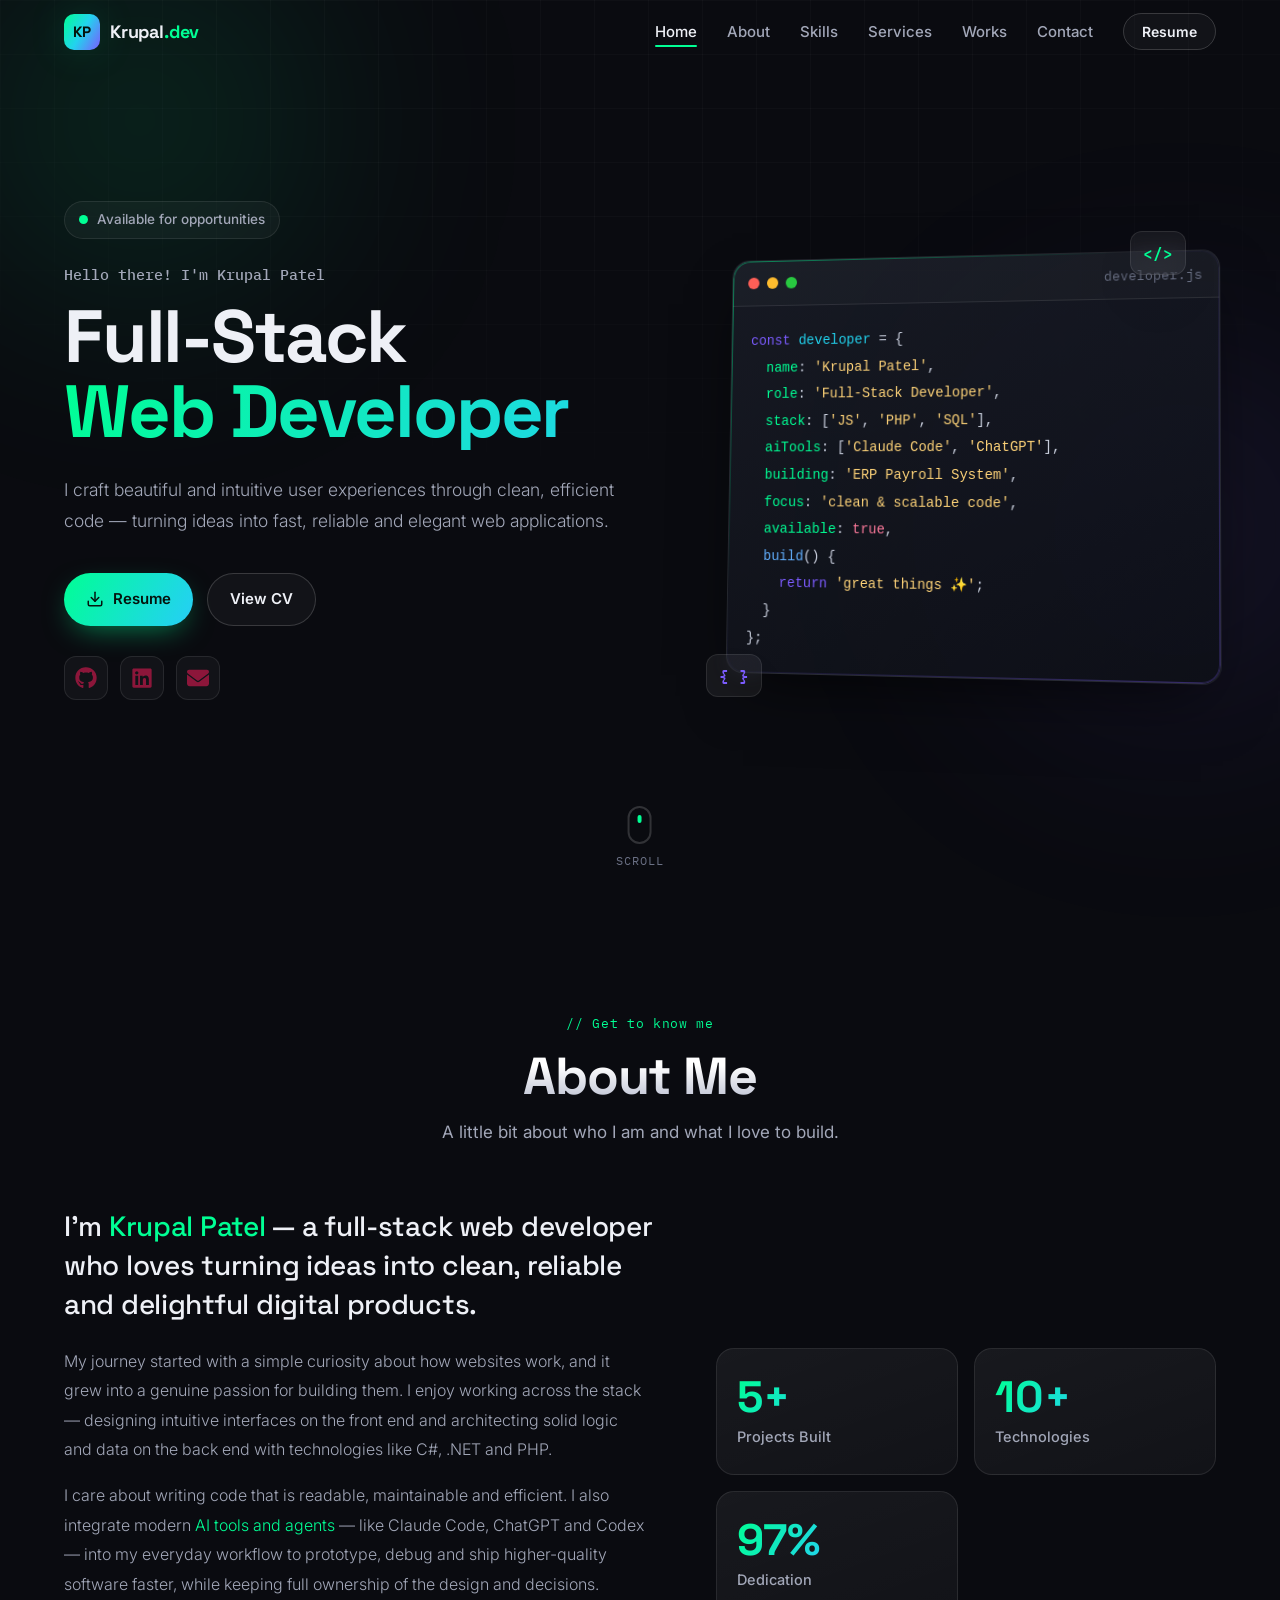
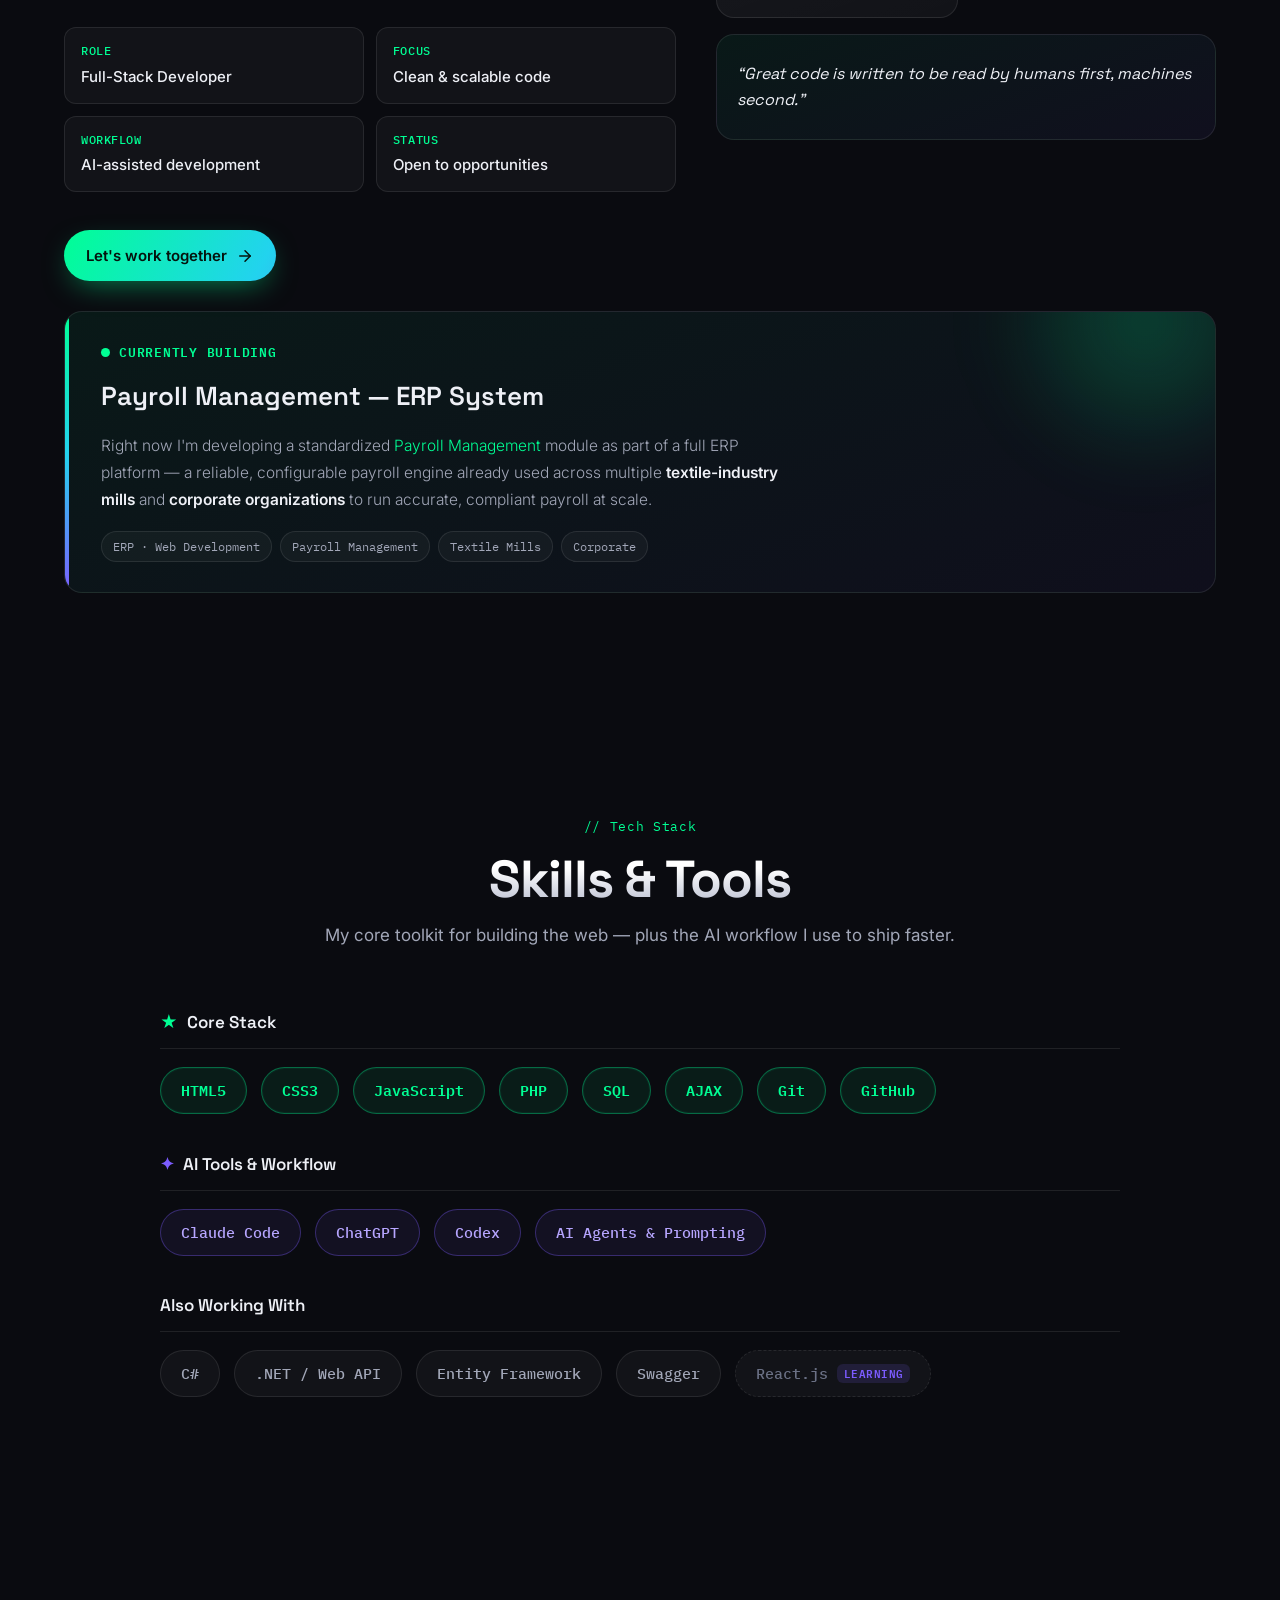
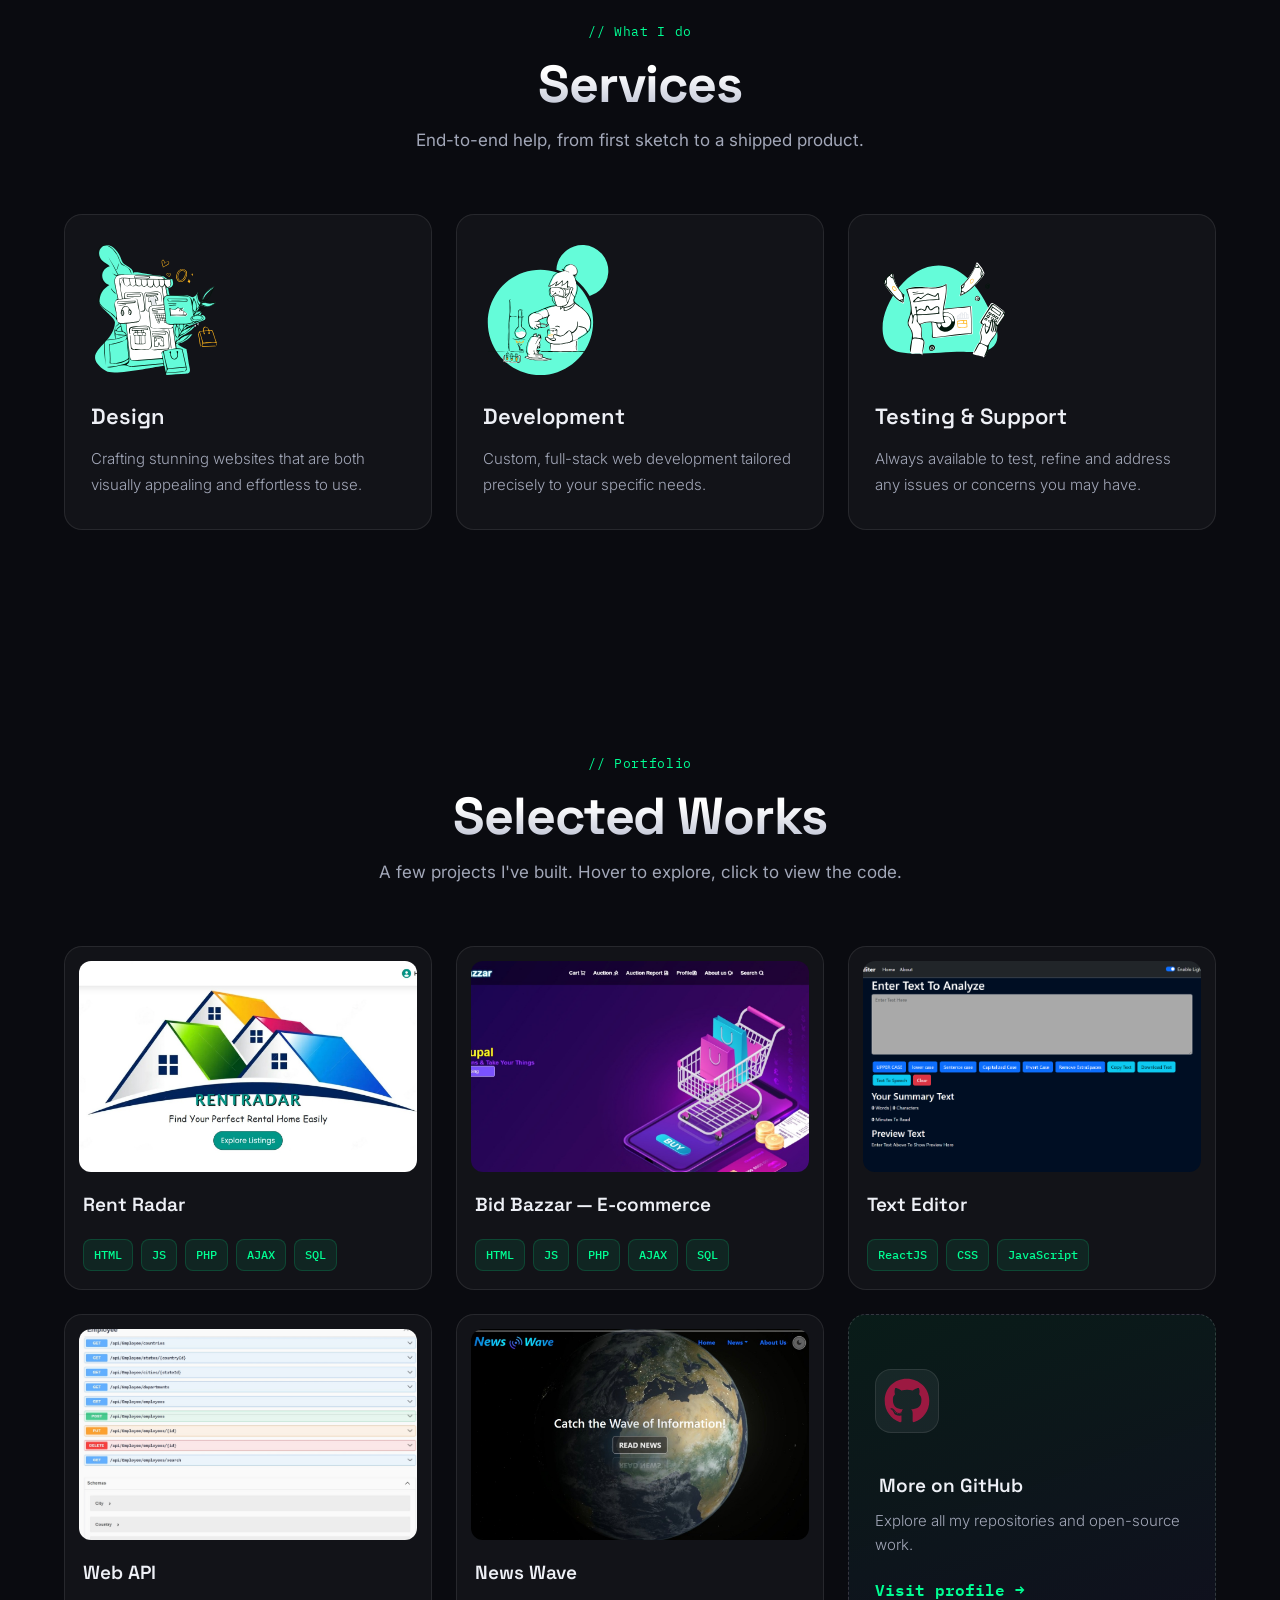
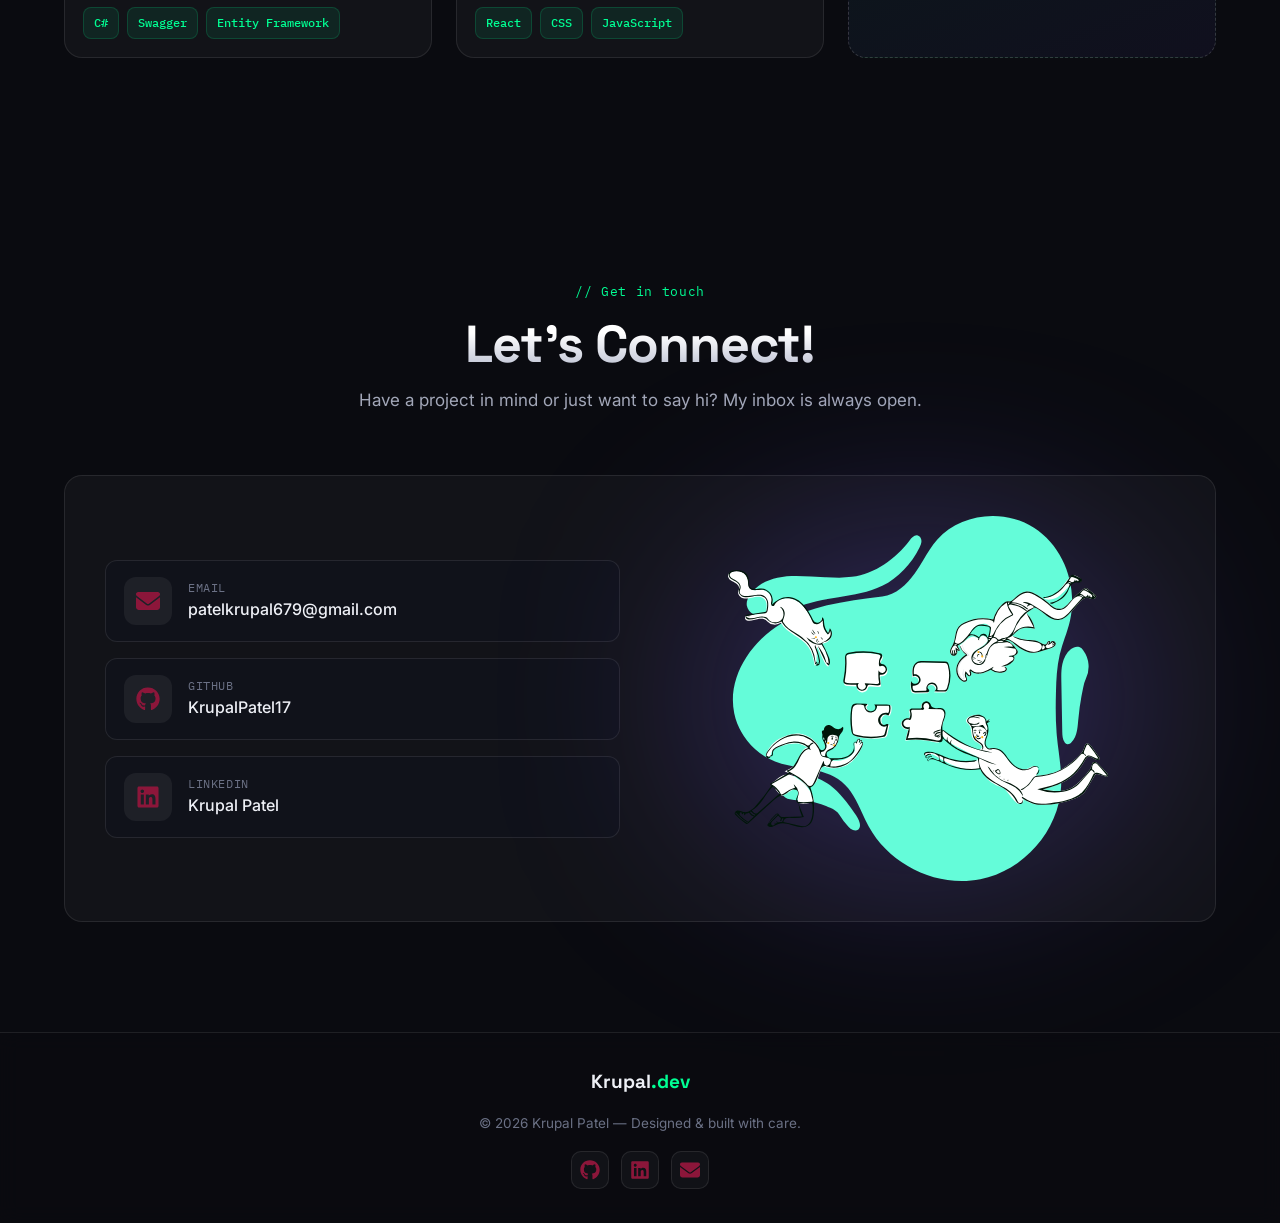
<file: index_v1_oldenh.html>
<!DOCTYPE html>
<html lang="en">

<head>
    <!-- Google Fonts -->
    <link rel="preconnect" href="https://fonts.googleapis.com">
    <link rel="preconnect" href="https://fonts.gstatic.com" crossorigin>
    <link
        href="https://fonts.googleapis.com/css2?family=Inter:wght@300;400;500;600;700&family=Space+Grotesk:wght@400;500;600;700&family=IBM+Plex+Mono:wght@400;500;600&display=swap"
        rel="stylesheet">

    <!-- CSS & JS -->
    <link rel="stylesheet" href="./style.css" />
    <script src="./index.js" defer></script>

    <!-- Meta Tags -->
    <meta charset="UTF-8">
    <meta name="viewport" content="width=device-width, initial-scale=1.0">
    <meta name="description" content="Krupal Patel — Full-Stack Web Developer. Building beautiful, intuitive and efficient web experiences." />
    <meta name="keywords" content="Krupal Patel, Web Developer, Full-Stack Developer, Portfolio, React, PHP, C#" />
    <title>Krupal Patel — Full-Stack Developer</title>

    <!-- Icons -->
    <link rel="icon" href="./favicon.ico">
    <link rel="icon" type="image/png" sizes="32x32" href="./assets/icons/favicon-32x32.png">
    <link rel="icon" type="image/png" sizes="16x16" href="./assets/icons/favicon-16x16.png">
    <link rel="apple-touch-icon" sizes="180x180" href="./assets/icons/apple-touch-icon-180x180.png">
</head>

<body>
    <!-- Decorative background -->
    <div class="bg-grid" aria-hidden="true"></div>
    <div class="bg-orb bg-orb--1" aria-hidden="true"></div>
    <div class="bg-orb bg-orb--2" aria-hidden="true"></div>

    <main>
        <!-- Hero Header -->
        <header id="heroHeader" class="hero-header">
            <nav id="navBar" class="nav">
                <div class="container nav__inner">
                    <a href="#heroHeader" class="nav__brand">
                        <span class="nav__brand-mark">KP</span>
                        <span class="nav__brand-text">Krupal<span class="accent">.dev</span></span>
                    </a>

                    <button type="button" id="hamburgerBtn" class="nav__hamburger-btn" aria-label="Toggle navigation">
                        <span class="nav__hamburger-top"></span>
                        <span class="nav__hamburger-center"></span>
                        <span class="nav__hamburger-bottom"></span>
                    </button>

                    <ul id="navList" class="nav__list">
                        <li class="nav__list-item">
                            <a class="nav__list-link active" href="#heroHeader">Home</a>
                        </li>
                        <li class="nav__list-item">
                            <a class="nav__list-link" href="#about">About</a>
                        </li>
                        <li class="nav__list-item">
                            <a class="nav__list-link" href="#skills">Skills</a>
                        </li>
                        <li class="nav__list-item">
                            <a class="nav__list-link" href="#services">Services</a>
                        </li>
                        <li class="nav__list-item">
                            <a class="nav__list-link" href="#works">Works</a>
                        </li>
                        <li class="nav__list-item">
                            <a class="nav__list-link" href="#contact">Contact</a>
                        </li>
                        <li class="nav__list-item nav__list-item--cta">
                            <a class="nav__cta" href="assets/documents/Krupal_Patel.pdf" target="_blank" rel="noopener">Resume</a>
                        </li>
                    </ul>
                </div>
            </nav>

            <section class="header__container container">
                <div class="header__left" data-reveal>
                    <span class="header__badge">
                        <span class="header__badge-dot"></span>
                        Available for opportunities
                    </span>
                    <span class="header__sup-text">Hello there! I'm Krupal Patel</span>
                    <h1 class="header__title">
                        <span class="header__title-line">Full-Stack</span>
                        <span class="header__title-line header__title-line--accent">Web Developer</span>
                    </h1>
                    <p class="header__msg">
                        I craft beautiful and intuitive user experiences through clean, efficient code —
                        turning ideas into fast, reliable and elegant web applications.
                    </p>

                    <div class="header__actions">
                        <a href="assets/documents/Krupal_Patel.pdf" class="btn btn--primary" target="_blank" rel="noopener">
                            <svg width="18" height="18" viewBox="0 0 24 24" fill="none" stroke="currentColor" stroke-width="2" stroke-linecap="round" stroke-linejoin="round"><path d="M21 15v4a2 2 0 0 1-2 2H5a2 2 0 0 1-2-2v-4"/><polyline points="7 10 12 15 17 10"/><line x1="12" y1="15" x2="12" y2="3"/></svg>
                            Resume
                        </a>
                        <a href="assets/documents/Krupalcv.pdf" class="btn btn--ghost" target="_blank" rel="noopener">
                            View CV
                        </a>
                    </div>

                    <div class="header__socials">
                        <a href="https://github.com/KrupalPatel17" target="_blank" rel="noopener" aria-label="GitHub">
                            <img src="./assets/icons/github-brands.svg" alt="" width="22" height="22">
                        </a>
                        <a href="https://www.linkedin.com/in/krupal-patel-0993ba275/" target="_blank" rel="noopener" aria-label="LinkedIn">
                            <img src="./assets/icons/linkedin-brands.svg" alt="" width="22" height="22">
                        </a>
                        <a href="mailto:patelkrupal679@gmail.com" aria-label="Email">
                            <img src="./assets/icons/envelope-solid.svg" alt="" width="22" height="22">
                        </a>
                    </div>
                </div>

                <div class="header__right" data-reveal>
                    <div class="code-card">
                        <div class="code-card__bar">
                            <span class="code-card__dot"></span>
                            <span class="code-card__dot"></span>
                            <span class="code-card__dot"></span>
                            <span class="code-card__file">developer.js</span>
                        </div>
                        <pre class="code-card__body"><code><span class="tok-key">const</span> <span class="tok-var">developer</span> = {
  <span class="tok-prop">name</span>: <span class="tok-str">'Krupal Patel'</span>,
  <span class="tok-prop">role</span>: <span class="tok-str">'Full-Stack Developer'</span>,
  <span class="tok-prop">stack</span>: [<span class="tok-str">'JS'</span>, <span class="tok-str">'PHP'</span>, <span class="tok-str">'SQL'</span>],
  <span class="tok-prop">aiTools</span>: [<span class="tok-str">'Claude Code'</span>, <span class="tok-str">'ChatGPT'</span>],
  <span class="tok-prop">building</span>: <span class="tok-str">'ERP Payroll System'</span>,
  <span class="tok-prop">focus</span>: <span class="tok-str">'clean & scalable code'</span>,
  <span class="tok-prop">available</span>: <span class="tok-bool">true</span>,
  <span class="tok-fn">build</span>() {
    <span class="tok-key">return</span> <span class="tok-str">'great things ✨'</span>;
  }
};</code></pre>
                    </div>
                    <span class="code-card__float code-card__float--1">&lt;/&gt;</span>
                    <span class="code-card__float code-card__float--2">{ }</span>
                </div>
            </section>

            <a href="#skills" class="scroll-hint" aria-label="Scroll down">
                <span class="scroll-hint__mouse"></span>
                <span class="scroll-hint__text">Scroll</span>
            </a>
        </header>

        <!-- About -->
        <section id="about" class="section container">
            <div class="section__head" data-reveal>
                <span class="section__eyebrow">// Get to know me</span>
                <h2 class="section__title">About Me</h2>
                <p class="section__subtitle">A little bit about who I am and what I love to build.</p>
            </div>

            <div class="about">
                <div class="about__text" data-reveal>
                    <p class="about__lead">
                        I'm <span class="accent">Krupal Patel</span> — a full-stack web developer who loves
                        turning ideas into clean, reliable and delightful digital products.
                    </p>
                    <p class="about__body">
                        My journey started with a simple curiosity about how websites work, and it grew into
                        a genuine passion for building them. I enjoy working across the stack — designing
                        intuitive interfaces on the front end and architecting solid logic and data on the back end
                        with technologies like C#, .NET and PHP.
                    </p>
                    <p class="about__body">
                        I care about writing code that is readable, maintainable and efficient. I also integrate
                        modern <span class="accent">AI tools and agents</span> — like Claude Code, ChatGPT and Codex —
                        into my everyday workflow to prototype, debug and ship higher-quality software faster,
                        while keeping full ownership of the design and decisions.
                    </p>

                    <ul class="about__facts">
                        <li class="about__fact"><span class="about__fact-key">Role</span> Full-Stack Developer</li>
                        <li class="about__fact"><span class="about__fact-key">Focus</span> Clean &amp; scalable code</li>
                        <li class="about__fact"><span class="about__fact-key">Workflow</span> AI-assisted development</li>
                        <li class="about__fact"><span class="about__fact-key">Status</span> Open to opportunities</li>
                    </ul>

                    <a href="#contact" class="btn btn--primary about__cta">
                        Let's work together
                        <svg width="18" height="18" viewBox="0 0 24 24" fill="none" stroke="currentColor" stroke-width="2" stroke-linecap="round" stroke-linejoin="round"><line x1="5" y1="12" x2="19" y2="12"/><polyline points="12 5 19 12 12 19"/></svg>
                    </a>
                </div>

                <div class="about__stats" data-reveal>
                    <div class="stat-card">
                        <span class="stat-card__num" data-count="5">5+</span>
                        <span class="stat-card__label">Projects Built</span>
                    </div>
                    <div class="stat-card">
                        <span class="stat-card__num" data-count="10">10+</span>
                        <span class="stat-card__label">Technologies</span>
                    </div>
                    <div class="stat-card">
                        <span class="stat-card__num" data-count="100">100%</span>
                        <span class="stat-card__label">Dedication</span>
                    </div>
                    <div class="stat-card stat-card--wide">
                        <span class="stat-card__quote">
                            &ldquo;Great code is written to be read by humans first, machines second.&rdquo;
                        </span>
                    </div>
                </div>
            </div>

            <div class="now-card" data-reveal>
                <span class="now-card__tag"><i></i> Currently building</span>
                <h3 class="now-card__title">Payroll Management — ERP System</h3>
                <p class="now-card__msg">
                    Right now I'm developing a standardized <span class="accent">Payroll Management</span> module as
                    part of a full ERP platform — a reliable, configurable payroll engine already used across
                    multiple <strong>textile-industry mills</strong> and <strong>corporate organizations</strong> to
                    run accurate, compliant payroll at scale.
                </p>
                <div class="now-card__meta">
                    <span>ERP · Web Development</span>
                    <span>Payroll Management</span>
                    <span>Textile Mills</span>
                    <span>Corporate</span>
                </div>
            </div>
        </section>

        <!-- Skills -->
        <section id="skills" class="section container">
            <div class="section__head" data-reveal>
                <span class="section__eyebrow">// Tech Stack</span>
                <h2 class="section__title">Skills &amp; Tools</h2>
                <p class="section__subtitle">My core toolkit for building the web — plus the AI workflow I use to ship faster.</p>
            </div>

            <div class="skills-groups">
                <div class="skill-group" data-reveal>
                    <h3 class="skill-group__title"><span class="accent">★</span> Core Stack</h3>
                    <div class="skills-grid skills-grid--left">
                        <span class="skill-chip skill-chip--core">HTML5</span>
                        <span class="skill-chip skill-chip--core">CSS3</span>
                        <span class="skill-chip skill-chip--core">JavaScript</span>
                        <span class="skill-chip skill-chip--core">PHP</span>
                        <span class="skill-chip skill-chip--core">SQL</span>
                        <span class="skill-chip skill-chip--core">AJAX</span>
                        <span class="skill-chip skill-chip--core">Git</span>
                        <span class="skill-chip skill-chip--core">GitHub</span>
                    </div>
                </div>

                <div class="skill-group" data-reveal>
                    <h3 class="skill-group__title"><span class="violet-txt">✦</span> AI Tools &amp; Workflow</h3>
                    <div class="skills-grid skills-grid--left">
                        <span class="skill-chip skill-chip--ai">Claude Code</span>
                        <span class="skill-chip skill-chip--ai">ChatGPT</span>
                        <span class="skill-chip skill-chip--ai">Codex</span>
                        <span class="skill-chip skill-chip--ai">AI Agents &amp; Prompting</span>
                    </div>
                </div>

                <div class="skill-group" data-reveal>
                    <h3 class="skill-group__title">Also Working With</h3>
                    <div class="skills-grid skills-grid--left">
                        <span class="skill-chip">C#</span>
                        <span class="skill-chip">.NET / Web API</span>
                        <span class="skill-chip">Entity Framework</span>
                        <span class="skill-chip">Swagger</span>
                        <span class="skill-chip skill-chip--learning">React.js<span class="skill-chip__tag">learning</span></span>
                    </div>
                </div>
            </div>
        </section>

        <!-- Services -->
        <section id="services" class="section container">
            <div class="section__head" data-reveal>
                <span class="section__eyebrow">// What I do</span>
                <h2 class="section__title">Services</h2>
                <p class="section__subtitle">End-to-end help, from first sketch to a shipped product.</p>
            </div>

            <div class="service-cards">
                <article class="service-card__box" data-reveal>
                    <span class="service-card__illustration">
                        <img src="./assets/services/design.svg" alt="Design Illustration" />
                    </span>
                    <h3 class="service-card__title">Design</h3>
                    <p class="service-card__msg">Crafting stunning websites that are both visually appealing and effortless to use.</p>
                    <span class="service-card__bg"></span>
                </article>
                <article class="service-card__box" data-reveal>
                    <span class="service-card__illustration">
                        <img src="./assets/services/developing.svg" alt="Development Illustration" />
                    </span>
                    <h3 class="service-card__title">Development</h3>
                    <p class="service-card__msg">Custom, full-stack web development tailored precisely to your specific needs.</p>
                    <span class="service-card__bg"></span>
                </article>
                <article class="service-card__box" data-reveal>
                    <span class="service-card__illustration">
                        <img src="./assets/services/support.svg" alt="Support Illustration" />
                    </span>
                    <h3 class="service-card__title">Testing &amp; Support</h3>
                    <p class="service-card__msg">Always available to test, refine and address any issues or concerns you may have.</p>
                    <span class="service-card__bg"></span>
                </article>
            </div>
        </section>

        <!-- Sample Works -->
        <section id="works" class="section container">
            <div class="section__head" data-reveal>
                <span class="section__eyebrow">// Portfolio</span>
                <h2 class="section__title">Selected Works</h2>
                <p class="section__subtitle">A few projects I've built. Hover to explore, click to view the code.</p>
            </div>

            <div class="works">
                <article class="work" data-reveal>
                    <a href="https://github.com/KrupalPatel17/RentRadar" target="_blank" rel="noopener noreferrer">
                        <div class="work__box">
                            <span class="work__img-box">
                                <img src="./assets/works/RentRadar.jpeg" alt="Rent Radar project" loading="lazy" />
                                <span class="work__overlay">View on GitHub →</span>
                            </span>
                            <h3 class="work__title">Rent Radar</h3>
                            <span class="work__badges">
                                <span class="work__badge">HTML</span>
                                <span class="work__badge">JS</span>
                                <span class="work__badge">PHP</span>
                                <span class="work__badge">AJAX</span>
                                <span class="work__badge">SQL</span>
                            </span>
                        </div>
                    </a>
                </article>
                <article class="work" data-reveal>
                    <a href="https://github.com/KrupalPatel17/BidBazzar-Ecommers" target="_blank" rel="noopener noreferrer">
                        <div class="work__box">
                            <span class="work__img-box">
                                <img src="./assets/works/BizBazzar.jpeg" alt="Bid Bazzar e-commerce project" loading="lazy" />
                                <span class="work__overlay">View on GitHub →</span>
                            </span>
                            <h3 class="work__title">Bid Bazzar — E-commerce</h3>
                            <span class="work__badges">
                                <span class="work__badge">HTML</span>
                                <span class="work__badge">JS</span>
                                <span class="work__badge">PHP</span>
                                <span class="work__badge">AJAX</span>
                                <span class="work__badge">SQL</span>
                            </span>
                        </div>
                    </a>
                </article>
                <article class="work" data-reveal>
                    <a href="https://github.com/KrupalPatel17/TextEditer-ReactJs" target="_blank" rel="noopener noreferrer">
                        <div class="work__box">
                            <span class="work__img-box">
                                <img src="./assets/works/TextEditer.png" alt="Text Editor project" loading="lazy" />
                                <span class="work__overlay">View on GitHub →</span>
                            </span>
                            <h3 class="work__title">Text Editor</h3>
                            <span class="work__badges">
                                <span class="work__badge">ReactJS</span>
                                <span class="work__badge">CSS</span>
                                <span class="work__badge">JavaScript</span>
                            </span>
                        </div>
                    </a>
                </article>
                <article class="work" data-reveal>
                    <a href="https://github.com/KrupalPatel17/WebAPI" target="_blank" rel="noopener noreferrer">
                        <div class="work__box">
                            <span class="work__img-box">
                                <img src="./assets/works/API.jpeg" alt="Web API project" loading="lazy" />
                                <span class="work__overlay">View on GitHub →</span>
                            </span>
                            <h3 class="work__title">Web API</h3>
                            <span class="work__badges">
                                <span class="work__badge">C#</span>
                                <span class="work__badge">Swagger</span>
                                <span class="work__badge">Entity Framework</span>
                            </span>
                        </div>
                    </a>
                </article>
                <article class="work" data-reveal>
                    <a href="https://github.com/KrupalPatel17/NewsWave-Function-ReactJS" target="_blank" rel="noopener noreferrer">
                        <div class="work__box">
                            <span class="work__img-box">
                                <img src="./assets/works/NewsWave.jpeg" alt="News Wave project" loading="lazy" />
                                <span class="work__overlay">View on GitHub →</span>
                            </span>
                            <h3 class="work__title">News Wave</h3>
                            <span class="work__badges">
                                <span class="work__badge">React</span>
                                <span class="work__badge">CSS</span>
                                <span class="work__badge">JavaScript</span>
                            </span>
                        </div>
                    </a>
                </article>
                <article class="work work--cta" data-reveal>
                    <a href="https://github.com/KrupalPatel17" target="_blank" rel="noopener noreferrer">
                        <div class="work__box work__box--cta">
                            <span class="work__cta-icon">
                                <img src="./assets/icons/github-brands.svg" alt="" width="46" height="46">
                            </span>
                            <h3 class="work__title">More on GitHub</h3>
                            <p class="work__cta-msg">Explore all my repositories and open-source work.</p>
                            <span class="work__cta-link">Visit profile →</span>
                        </div>
                    </a>
                </article>
            </div>
        </section>

        <!-- Contact -->
        <section id="contact" class="section container">
            <div class="section__head" data-reveal>
                <span class="section__eyebrow">// Get in touch</span>
                <h2 class="section__title">Let's Connect!</h2>
                <p class="section__subtitle">Have a project in mind or just want to say hi? My inbox is always open.</p>
            </div>

            <div class="contact" data-reveal>
                <div class="contact__links">
                    <a class="contact__item" href="mailto:patelkrupal679@gmail.com">
                        <span class="contact__icon">
                            <img src="./assets/icons/envelope-solid.svg" alt="" width="24" height="24">
                        </span>
                        <span class="contact__meta">
                            <span class="contact__label">Email</span>
                            <span class="contact__value">patelkrupal679@gmail.com</span>
                        </span>
                    </a>
                    <a class="contact__item" href="https://github.com/KrupalPatel17" target="_blank" rel="noopener noreferrer">
                        <span class="contact__icon">
                            <img src="./assets/icons/github-brands.svg" alt="" width="24" height="24">
                        </span>
                        <span class="contact__meta">
                            <span class="contact__label">GitHub</span>
                            <span class="contact__value">KrupalPatel17</span>
                        </span>
                    </a>
                    <a class="contact__item" href="https://www.linkedin.com/in/krupal-patel-0993ba275/" target="_blank" rel="noopener noreferrer">
                        <span class="contact__icon">
                            <img src="./assets/icons/linkedin-brands.svg" alt="" width="24" height="24">
                        </span>
                        <span class="contact__meta">
                            <span class="contact__label">LinkedIn</span>
                            <span class="contact__value">Krupal Patel</span>
                        </span>
                    </a>
                </div>

                <div class="contact__illustration">
                    <img src="./assets/illustrations/connect.svg" alt="People connecting with each other" />
                </div>
            </div>
        </section>

        <!-- Footer -->
        <footer class="footer">
            <div class="container footer__inner">
                <span class="footer__brand">Krupal<span class="accent">.dev</span></span>
                <p class="footer__copy">© <span id="year">2026</span> Krupal Patel — Designed &amp; built with care.</p>
                <div class="footer__socials">
                    <a href="https://github.com/KrupalPatel17" target="_blank" rel="noopener" aria-label="GitHub">
                        <img src="./assets/icons/github-brands.svg" alt="" width="20" height="20">
                    </a>
                    <a href="https://www.linkedin.com/in/krupal-patel-0993ba275/" target="_blank" rel="noopener" aria-label="LinkedIn">
                        <img src="./assets/icons/linkedin-brands.svg" alt="" width="20" height="20">
                    </a>
                    <a href="mailto:patelkrupal679@gmail.com" aria-label="Email">
                        <img src="./assets/icons/envelope-solid.svg" alt="" width="20" height="20">
                    </a>
                </div>
            </div>
        </footer>
    </main>
</body>

</html>
</file>
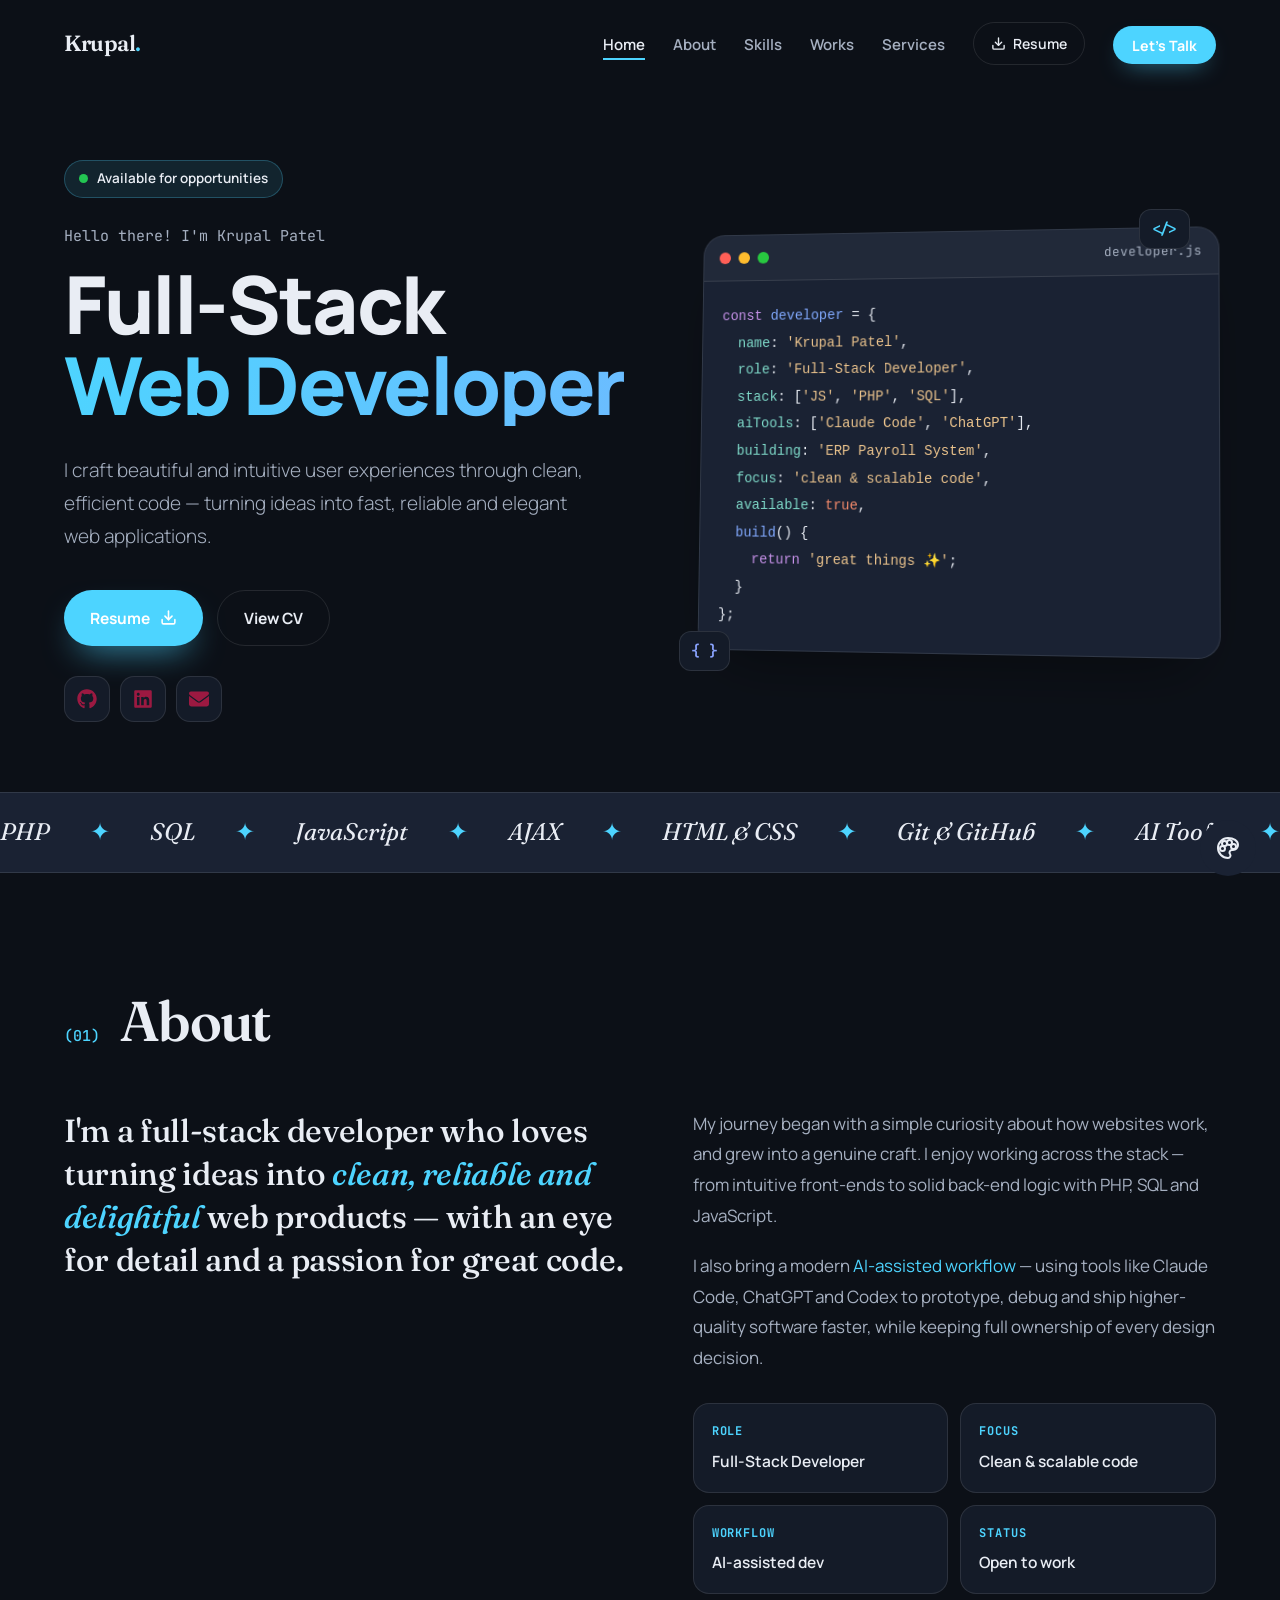
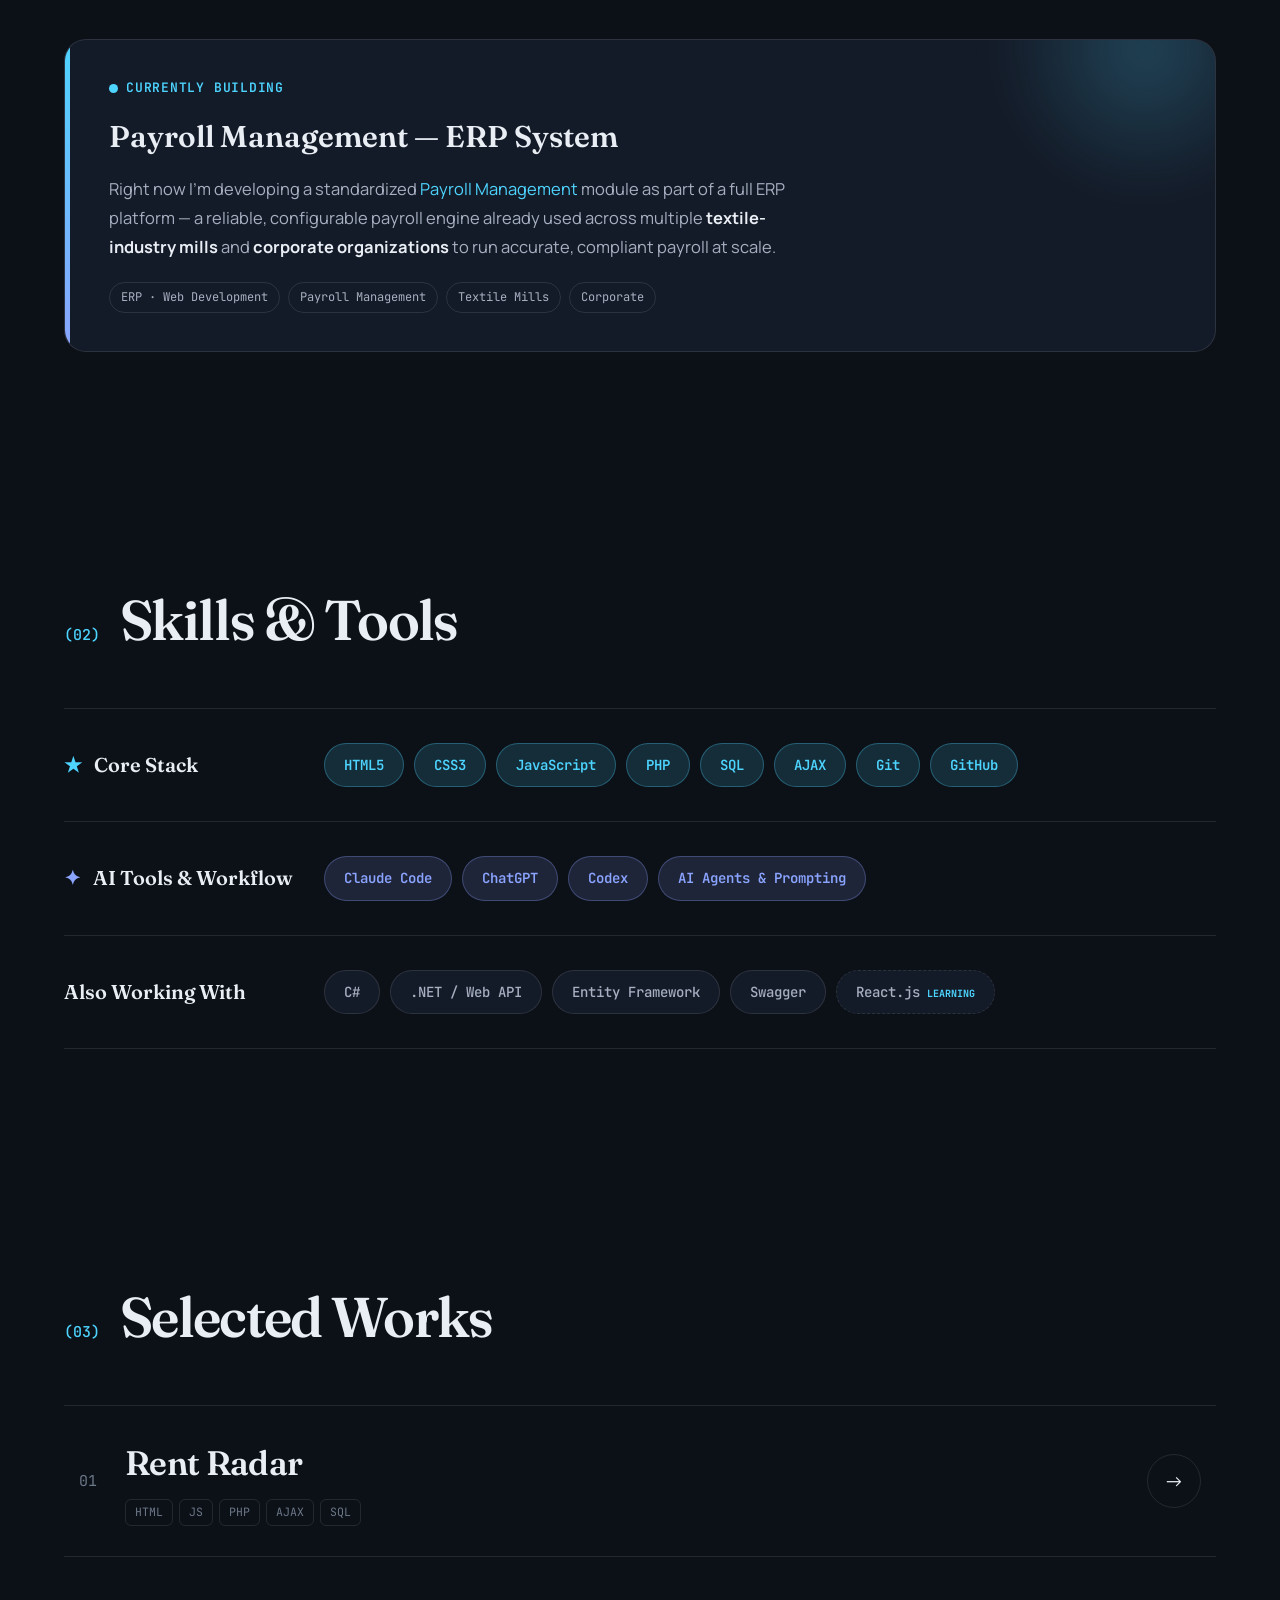
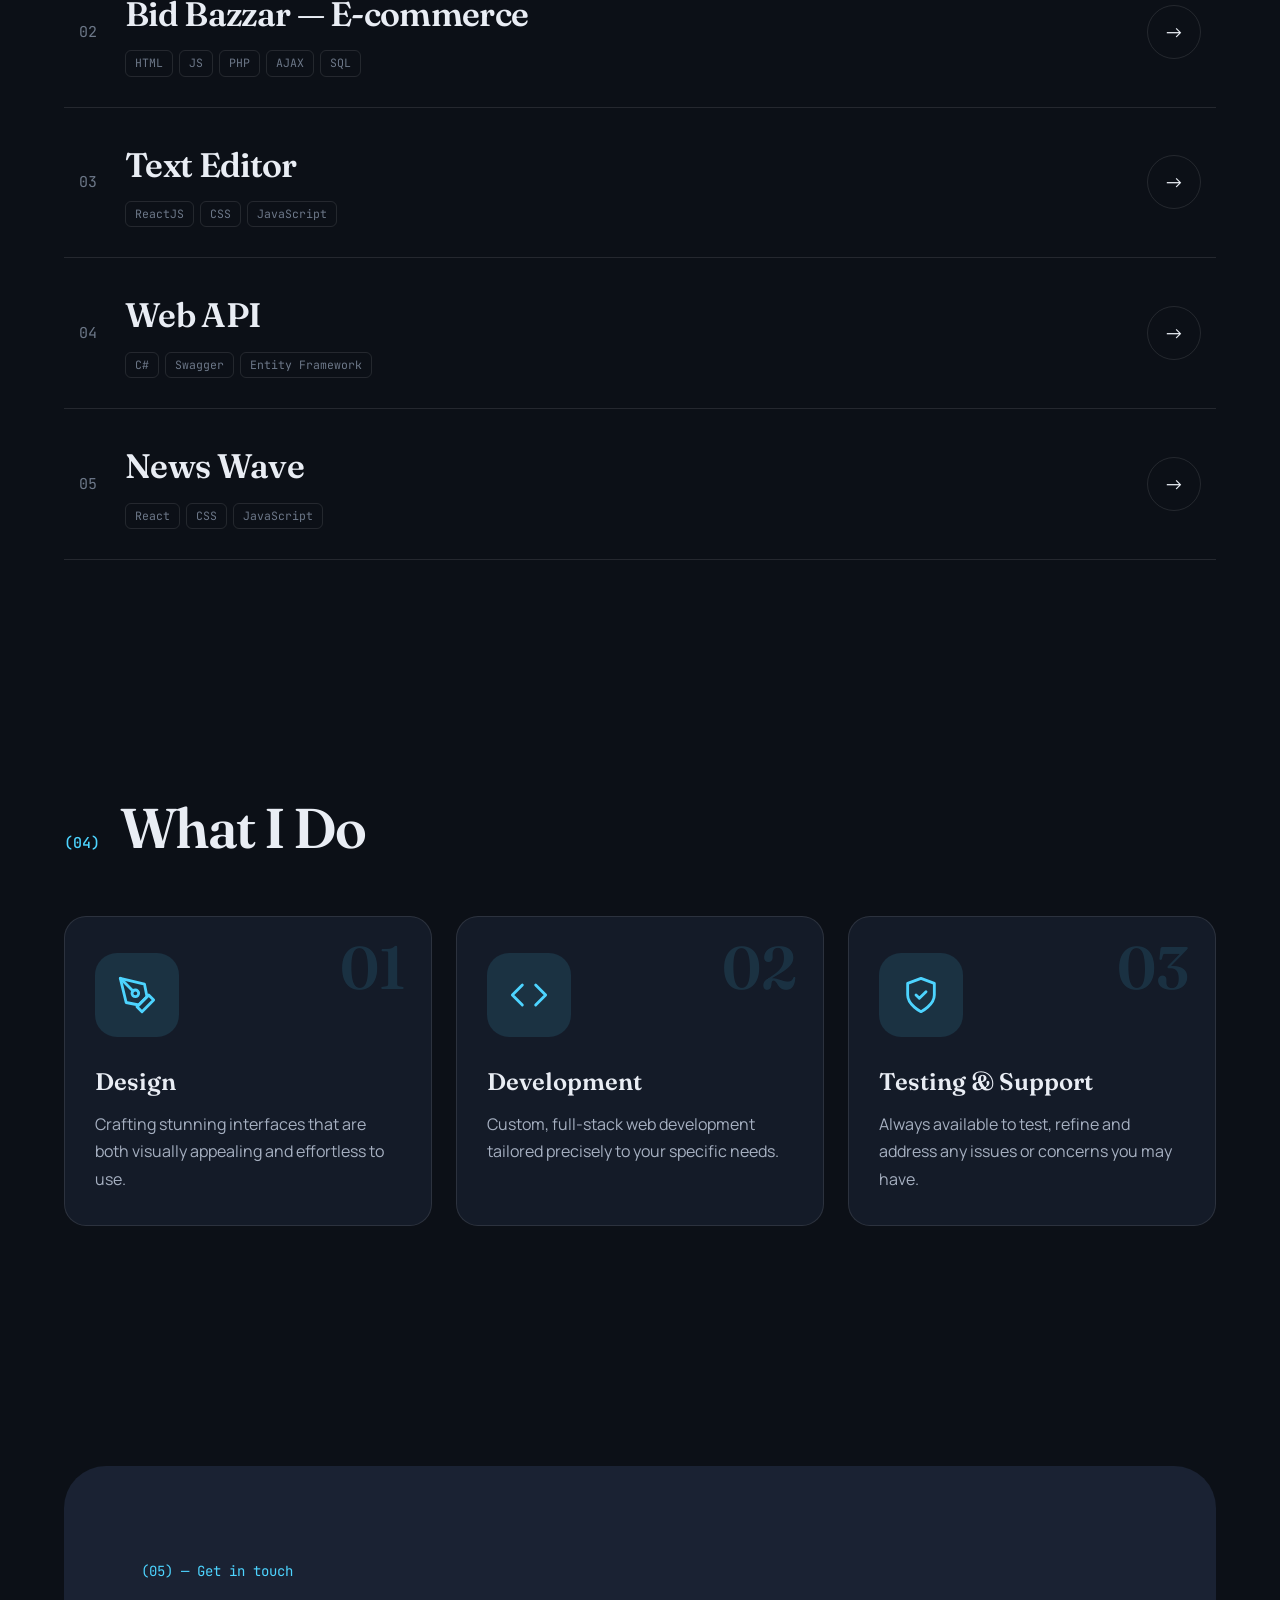
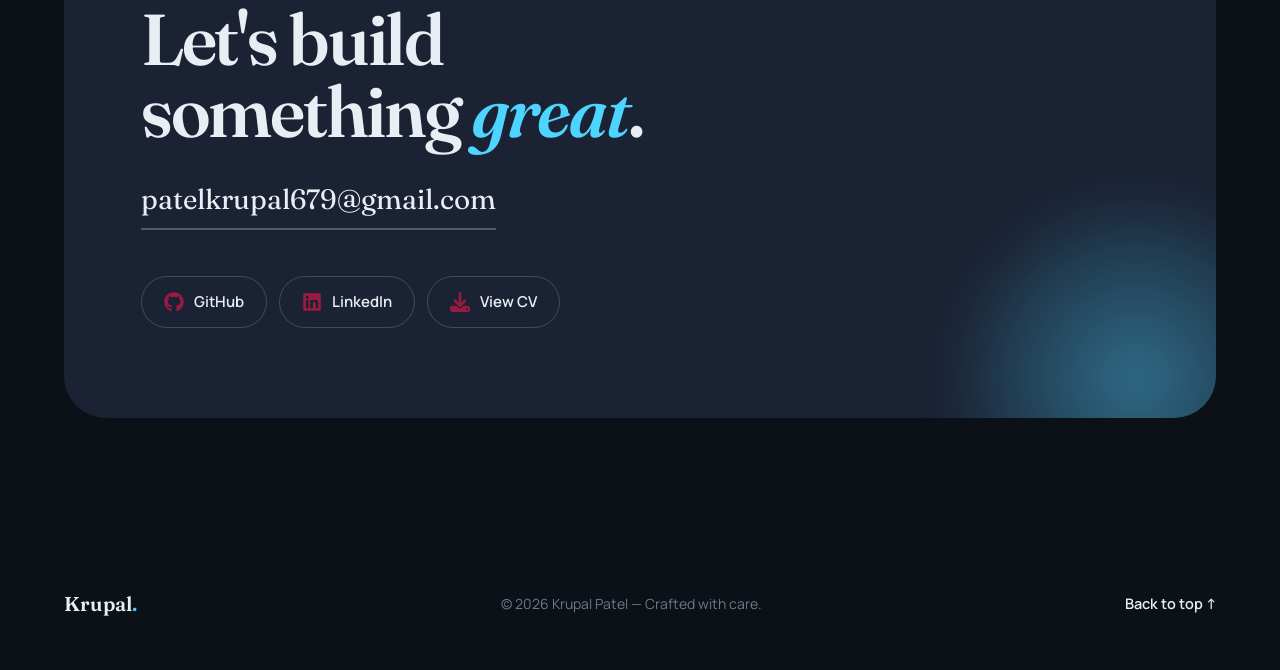
<file: index_v2.html>
<!DOCTYPE html>
<html lang="en" data-theme="midnight">

<head>
    <meta charset="UTF-8">
    <meta name="viewport" content="width=device-width, initial-scale=1.0">
    <meta name="description" content="Krupal Patel — Full-Stack Web Developer." />
    <title>Krupal Patel — Full-Stack Developer</title>

    <!-- Fonts -->
    <link rel="preconnect" href="https://fonts.googleapis.com">
    <link rel="preconnect" href="https://fonts.gstatic.com" crossorigin>
    <link href="https://fonts.googleapis.com/css2?family=Fraunces:opsz,wght@9..144,400;9..144,500;9..144,600;9..144,700&family=Manrope:wght@400;500;600;700;800&family=JetBrains+Mono:wght@400;500&display=swap" rel="stylesheet">

    <!-- Icons -->
    <link rel="icon" href="./favicon.ico">

    <style>
        /* ==========================================================
         * Krupal Patel — Portfolio (index2 · Midnight default)
         * ========================================================== */
        *, *::before, *::after { margin: 0; padding: 0; box-sizing: border-box; }
        :root {
            --serif: 'Fraunces', Georgia, serif;
            --sans: 'Manrope', system-ui, sans-serif;
            --mono: 'JetBrains Mono', monospace;
            --radius: 22px;
            --ease: cubic-bezier(0.16, 1, 0.3, 1);
            --shadow: 0 30px 60px -25px rgba(0, 0, 0, 0.45);
            --icon-filter: none;
        }

        /* ===== THEMES ===== */
        :root, [data-theme="sandstone"] {
            --paper: #f4f1ea; --paper-2: #ece7dc; --card: #ffffff;
            --ink: #17161c; --ink-soft: #55535f; --muted: #8a8794;
            --line: rgba(23,22,28,0.12); --line-soft: rgba(23,22,28,0.07);
            --accent: #ff4d2e; --accent-2: #1f6feb;
            --panel: #16161c; --on-panel: #f4f1ea; --on-panel-soft: #b7b4c0;
        }
        [data-theme="mint"] {
            --paper: #eef4ef; --paper-2: #e1ece4; --card: #ffffff;
            --ink: #10211a; --ink-soft: #4a5a51; --muted: #85978c;
            --line: rgba(16,33,26,0.12); --line-soft: rgba(16,33,26,0.07);
            --accent: #0f9d75; --accent-2: #2b7a6f;
            --panel: #0f2419; --on-panel: #eef4ef; --on-panel-soft: #9fb7ac;
        }
        [data-theme="sky"] {
            --paper: #eef1f6; --paper-2: #e0e7f1; --card: #ffffff;
            --ink: #131a26; --ink-soft: #4c586a; --muted: #8791a3;
            --line: rgba(19,26,38,0.12); --line-soft: rgba(19,26,38,0.07);
            --accent: #2f6bff; --accent-2: #00a3b4;
            --panel: #101827; --on-panel: #eef1f6; --on-panel-soft: #9fb0c9;
        }
        [data-theme="rose"] {
            --paper: #f8eef0; --paper-2: #efdfe4; --card: #ffffff;
            --ink: #241419; --ink-soft: #6a4c56; --muted: #a38791;
            --line: rgba(36,20,25,0.12); --line-soft: rgba(36,20,25,0.07);
            --accent: #e5346b; --accent-2: #b5179e;
            --panel: #200f18; --on-panel: #f8eef0; --on-panel-soft: #c9a9b6;
        }
        [data-theme="lavender"] {
            --paper: #f1eef8; --paper-2: #e5e0f1; --card: #ffffff;
            --ink: #181425; --ink-soft: #564c6a; --muted: #9187a3;
            --line: rgba(24,20,37,0.12); --line-soft: rgba(24,20,37,0.07);
            --accent: #7c3aed; --accent-2: #4f46e5;
            --panel: #16112a; --on-panel: #f1eef8; --on-panel-soft: #b3a9c9;
        }
        [data-theme="midnight"] {
            --paper: #0c1017; --paper-2: #121826; --card: #141b28;
            --ink: #e9edf4; --ink-soft: #a6b0c1; --muted: #6d7889;
            --line: rgba(255,255,255,0.10); --line-soft: rgba(255,255,255,0.05);
            --accent: #4dd4ff; --accent-2: #8aa4ff;
            --panel: #1a2233; --on-panel: #e9edf4; --on-panel-soft: #a6b0c1;
            --icon-filter: invert(1);
        }
        [data-theme="ember"] {
            --paper: #14110e; --paper-2: #1d1813; --card: #1f1a15;
            --ink: #f3ece2; --ink-soft: #b8ac9c; --muted: #7d7264;
            --line: rgba(255,255,255,0.10); --line-soft: rgba(255,255,255,0.05);
            --accent: #ff8a3d; --accent-2: #ffd166;
            --panel: #241d15; --on-panel: #f3ece2; --on-panel-soft: #b8ac9c;
            --icon-filter: invert(1);
        }
        [data-theme="forest"] {
            --paper: #0a130e; --paper-2: #111d16; --card: #12201a;
            --ink: #e6f0e9; --ink-soft: #a2b6ab; --muted: #6c8177;
            --line: rgba(255,255,255,0.10); --line-soft: rgba(255,255,255,0.05);
            --accent: #35d07f; --accent-2: #7be0b0;
            --panel: #14261d; --on-panel: #e6f0e9; --on-panel-soft: #a2b6ab;
            --icon-filter: invert(1);
        }

        html { font-size: 62.5%; scroll-behavior: smooth; }
        body {
            font-family: var(--sans); font-size: 1.7rem; line-height: 1.6;
            color: var(--ink); background: var(--paper);
            -webkit-font-smoothing: antialiased; overflow-x: hidden;
        }
        a { text-decoration: none; color: inherit; }
        img { max-width: 100%; display: block; }
        ul { list-style: none; }
        ::selection { background: var(--accent); color: #fff; }
        ::-webkit-scrollbar { width: 11px; }
        ::-webkit-scrollbar-track { background: var(--paper-2); }
        ::-webkit-scrollbar-thumb { background: color-mix(in srgb, var(--ink) 22%, transparent); border-radius: 10px; border: 3px solid var(--paper-2); }

        .wrap { width: 90%; max-width: 1240px; margin-inline: auto; }
        .accent { color: var(--accent); }

        [data-reveal] { opacity: 0; transform: translateY(30px); transition: opacity 0.8s var(--ease), transform 0.8s var(--ease); }
        [data-reveal].in { opacity: 1; transform: none; }
        @media (prefers-reduced-motion: reduce) {
            [data-reveal] { opacity: 1; transform: none; }
            html { scroll-behavior: auto; }
        }

        /* ============ NAV ============ */
        .nav {
            position: fixed; top: 0; left: 0; width: 100%; z-index: 900; padding: 2.2rem 0;
            transition: background 0.35s, padding 0.35s, box-shadow 0.35s, border-color 0.35s;
            border-bottom: 1px solid transparent;
        }
        .nav.scrolled {
            background: color-mix(in srgb, var(--paper) 82%, transparent);
            backdrop-filter: blur(18px); -webkit-backdrop-filter: blur(18px);
            padding: 1.3rem 0; border-bottom-color: var(--line);
            box-shadow: 0 10px 30px -18px rgba(0,0,0,0.5);
        }
        .nav__inner { display: flex; align-items: center; justify-content: space-between; gap: 2rem; }
        .nav__brand { font-family: var(--serif); font-weight: 600; font-size: 2.2rem; letter-spacing: -0.02em; }
        .nav__brand span { color: var(--accent); }
        .nav__links { display: flex; align-items: center; gap: 2.8rem; }
        .nav__link { font-weight: 600; font-size: 1.5rem; position: relative; color: var(--ink-soft); transition: color 0.2s; }
        .nav__link::after {
            content: ''; position: absolute; left: 0; bottom: -5px; width: 100%; height: 2px;
            background: var(--accent); transform: scaleX(0); transform-origin: left; transition: transform 0.3s var(--ease);
        }
        .nav__link:hover { color: var(--ink); }
        .nav__link:hover::after, .nav__link.active::after { transform: scaleX(1); }
        .nav__link.active { color: var(--ink); }
        .nav__resume {
            display: inline-flex; align-items: center; gap: 0.7rem; padding: 0.95rem 1.7rem; border-radius: 999px;
            border: 1.5px solid var(--line); color: var(--ink); font-weight: 600; font-size: 1.4rem;
            transition: transform 0.25s var(--ease), border-color 0.25s, color 0.25s, background 0.25s;
        }
        .nav__resume svg { width: 15px; height: 15px; }
        .nav__resume:hover { border-color: var(--accent); color: var(--accent); transform: translateY(-2px); background: color-mix(in srgb, var(--accent) 8%, transparent); }
        .nav__btn {
            padding: 0.95rem 1.9rem; border-radius: 999px; background: var(--accent); color: #fff;
            font-weight: 700; font-size: 1.42rem; transition: transform 0.25s var(--ease), box-shadow 0.25s, filter 0.25s;
            box-shadow: 0 10px 24px -12px color-mix(in srgb, var(--accent) 70%, transparent);
        }
        .nav__btn:hover { transform: translateY(-2px); filter: brightness(1.08); box-shadow: 0 14px 30px -12px color-mix(in srgb, var(--accent) 80%, transparent); }
        .nav__burger { display: none; flex-direction: column; gap: 6px; width: 32px; background: none; border: none; cursor: pointer; z-index: 950; }
        .nav__burger span { display: block; height: 2.5px; width: 100%; background: var(--ink); border-radius: 2px; transition: transform 0.3s var(--ease), opacity 0.2s; }
        .nav.open .nav__burger span:nth-child(1) { transform: translateY(8.5px) rotate(45deg); }
        .nav.open .nav__burger span:nth-child(2) { opacity: 0; }
        .nav.open .nav__burger span:nth-child(3) { transform: translateY(-8.5px) rotate(-45deg); }

        /* ============ HERO (dev / code-card) ============ */
        .hero { padding: 16rem 0 7rem; position: relative; }
        .hero__grid { display: grid; grid-template-columns: 1fr; gap: 5rem; align-items: center; }
        .dhero__badge {
            display: inline-flex; align-items: center; gap: 0.9rem; padding: 0.7rem 1.4rem; border-radius: 999px;
            background: color-mix(in srgb, var(--accent) 10%, transparent);
            border: 1px solid color-mix(in srgb, var(--accent) 26%, transparent);
            font-size: 1.35rem; font-weight: 600; color: var(--ink); margin-bottom: 2.6rem;
        }
        .dhero__badge i { width: 9px; height: 9px; border-radius: 50%; background: #23c552; box-shadow: 0 0 0 0 rgba(35,197,82,0.55); animation: pulse 2s infinite; }
        @keyframes pulse { 0% { box-shadow: 0 0 0 0 rgba(35,197,82,0.55); } 70% { box-shadow: 0 0 0 10px rgba(35,197,82,0); } 100% { box-shadow: 0 0 0 0 rgba(35,197,82,0); } }
        .dhero__hi { display: block; font-family: var(--mono); font-size: 1.5rem; color: var(--ink-soft); margin-bottom: 1.5rem; }
        .dhero__title { font-family: var(--sans); font-weight: 800; font-size: clamp(4.2rem, 8.5vw, 8rem); line-height: 1.02; letter-spacing: -0.03em; }
        .dhero__title .g {
            display: block; background: linear-gradient(110deg, var(--accent), var(--accent-2)); background-size: 200% auto;
            -webkit-background-clip: text; background-clip: text; color: transparent; animation: shine 6s linear infinite;
        }
        @keyframes shine { to { background-position: 200% center; } }
        .hero__desc { font-size: clamp(1.6rem, 2.3vw, 1.9rem); font-weight: 300; color: var(--ink-soft); max-width: 48ch; margin-top: 2.8rem; line-height: 1.75; }
        .hero__cta { display: flex; flex-wrap: wrap; gap: 1.4rem; margin-top: 3.6rem; }
        .btn {
            display: inline-flex; align-items: center; gap: 1rem; padding: 1.5rem 2.6rem; border-radius: 999px;
            font-weight: 700; font-size: 1.55rem; cursor: pointer; transition: transform 0.25s var(--ease), background 0.25s, color 0.25s, box-shadow 0.25s;
        }
        .btn--solid { background: var(--accent); color: #fff; box-shadow: 0 16px 34px -14px color-mix(in srgb, var(--accent) 70%, transparent); }
        .btn--solid:hover { transform: translateY(-3px); filter: brightness(1.06); box-shadow: 0 20px 40px -14px color-mix(in srgb, var(--accent) 80%, transparent); }
        .btn--outline { border: 1.5px solid var(--line); color: var(--ink); }
        .btn--outline:hover { transform: translateY(-3px); border-color: var(--accent); color: var(--accent); background: color-mix(in srgb, var(--accent) 8%, transparent); }
        .hero__socials { display: flex; gap: 1rem; margin-top: 3rem; }
        .hero__socials a {
            display: grid; place-items: center; width: 4.6rem; height: 4.6rem; border-radius: 14px;
            border: 1.5px solid var(--line); background: var(--card);
            transition: transform 0.25s var(--ease), border-color 0.25s, background 0.25s;
        }
        .hero__socials a:hover { transform: translateY(-4px); border-color: var(--accent); }
        .hero__socials img { width: 20px; height: 20px; filter: var(--icon-filter); }

        /* Code card */
        .hero__visual { position: relative; perspective: 1400px; }
        .codecard {
            position: relative; background: var(--panel); color: var(--on-panel);
            border: 1px solid var(--line); border-radius: var(--radius); box-shadow: var(--shadow);
            overflow: hidden; transform: rotateY(-7deg) rotateX(3deg); transition: transform 0.6s var(--ease);
        }
        .hero__visual:hover .codecard { transform: rotateY(0deg) rotateX(0deg); }
        .codecard__bar {
            display: flex; align-items: center; gap: 0.8rem; padding: 1.3rem 1.6rem;
            border-bottom: 1px solid var(--line); background: rgba(255,255,255,0.03);
        }
        .codecard__dot { width: 12px; height: 12px; border-radius: 50%; }
        .codecard__dot.r { background: #ff5f57; } .codecard__dot.y { background: #febc2e; } .codecard__dot.g { background: #28c840; }
        .codecard__file { margin-left: auto; font-family: var(--mono); font-size: 1.25rem; color: var(--on-panel-soft); }
        .codecard__body { padding: 2.2rem 2rem; font-family: var(--mono); font-size: 1.4rem; line-height: 1.9; color: var(--on-panel); overflow-x: auto; }
        .t-key { color: #c792ea; } .t-var { color: #82aaff; } .t-prop { color: #7fdbca; }
        .t-str { color: #ecc48d; } .t-bool { color: #f78c6c; } .t-fn { color: #82aaff; }
        .codecard__tag {
            position: absolute; font-family: var(--mono); font-weight: 600; font-size: 1.5rem; color: var(--accent);
            background: var(--card); border: 1px solid var(--line); border-radius: 12px; padding: 0.7rem 1.1rem;
            box-shadow: var(--shadow); animation: bob 5s ease-in-out infinite;
        }
        .codecard__tag.one { top: -20px; right: 26px; }
        .codecard__tag.two { bottom: -18px; left: -14px; color: var(--accent-2); animation-delay: 1.2s; }
        @keyframes bob { 0%,100% { transform: translateY(0); } 50% { transform: translateY(-10px); } }

        /* ============ MARQUEE ============ */
        .marquee { border-block: 1.5px solid var(--line); background: var(--panel); color: var(--on-panel); overflow: hidden; padding: 2rem 0; }
        .marquee__track { display: flex; gap: 4rem; width: max-content; animation: scroll 26s linear infinite; }
        .marquee__track span { font-family: var(--serif); font-size: 2.4rem; font-style: italic; white-space: nowrap; display: inline-flex; align-items: center; gap: 4rem; }
        .marquee__track span::after { content: '✦'; color: var(--accent); font-style: normal; }
        @keyframes scroll { to { transform: translateX(-50%); } }

        /* ============ SECTION HEAD ============ */
        .section { padding: clamp(7rem, 12vw, 12rem) 0; scroll-margin-top: 8rem; }
        .head { display: flex; align-items: baseline; gap: 2rem; margin-bottom: 6rem; }
        .head__num { font-family: var(--mono); font-size: 1.5rem; color: var(--accent); font-weight: 500; }
        .head__title { font-family: var(--serif); font-weight: 600; font-size: clamp(3.4rem, 6vw, 5.6rem); letter-spacing: -0.03em; line-height: 1; }

        /* ============ ABOUT ============ */
        .about__grid { display: grid; grid-template-columns: 1fr; gap: 5rem; }
        .about__lead { font-family: var(--serif); font-size: clamp(2.2rem, 3.6vw, 3.2rem); line-height: 1.35; font-weight: 500; letter-spacing: -0.01em; }
        .about__lead em { font-style: italic; color: var(--accent); }
        .about__body p { color: var(--ink-soft); font-size: 1.7rem; line-height: 1.8; margin-bottom: 2rem; max-width: 54ch; }
        .about__facts { display: grid; grid-template-columns: repeat(2, 1fr); gap: 1.2rem; margin-top: 3rem; }
        .about__fact { padding: 1.8rem; border: 1.5px solid var(--line); border-radius: 16px; background: var(--card); transition: transform 0.25s var(--ease), border-color 0.25s; }
        .about__fact:hover { transform: translateY(-4px); border-color: var(--accent); }
        .about__fact b { display: block; font-family: var(--mono); font-size: 1.2rem; text-transform: uppercase; letter-spacing: 0.08em; color: var(--accent); margin-bottom: 0.5rem; }
        .about__fact span { font-weight: 600; font-size: 1.55rem; }

        /* ============ NOW / CURRENTLY ============ */
        .now { margin-top: 4.5rem; }
        .now-card {
            position: relative; overflow: hidden; background: var(--card); border: 1.5px solid var(--line);
            border-radius: var(--radius); padding: clamp(2.6rem, 4vw, 3.8rem) clamp(2.6rem, 4vw, 3.8rem) clamp(2.6rem, 4vw, 3.8rem) clamp(3.2rem, 4.6vw, 4.4rem);
            display: grid; gap: 1.4rem; transition: transform 0.35s var(--ease), box-shadow 0.35s;
        }
        .now-card:hover { transform: translateY(-4px); box-shadow: var(--shadow); }
        .now-card::before { content: ''; position: absolute; left: 0; top: 0; bottom: 0; width: 5px; background: linear-gradient(var(--accent), var(--accent-2)); }
        .now-card::after { content: ''; position: absolute; width: 300px; height: 300px; border-radius: 50%; background: radial-gradient(circle, color-mix(in srgb, var(--accent) 22%, transparent), transparent 70%); top: -140px; right: -80px; filter: blur(20px); pointer-events: none; }
        .now-card__tag { display: inline-flex; align-items: center; gap: 0.8rem; font-family: var(--mono); font-size: 1.3rem; font-weight: 600; color: var(--accent); text-transform: uppercase; letter-spacing: 0.06em; position: relative; z-index: 1; }
        .now-card__tag i { width: 9px; height: 9px; border-radius: 50%; background: var(--accent); box-shadow: 0 0 0 0 color-mix(in srgb, var(--accent) 55%, transparent); animation: pulse2 2s infinite; }
        @keyframes pulse2 { 0% { box-shadow: 0 0 0 0 color-mix(in srgb, var(--accent) 55%, transparent); } 70% { box-shadow: 0 0 0 10px transparent; } 100% { box-shadow: 0 0 0 0 transparent; } }
        .now-card h3 { font-family: var(--serif); font-size: clamp(2.2rem, 3.4vw, 3rem); font-weight: 600; position: relative; z-index: 1; }
        .now-card p { color: var(--ink-soft); font-size: 1.65rem; line-height: 1.75; max-width: 72ch; position: relative; z-index: 1; }
        .now-card p strong { color: var(--ink); font-weight: 700; }
        .now-card__meta { display: flex; flex-wrap: wrap; gap: 0.8rem; margin-top: 0.6rem; position: relative; z-index: 1; }
        .now-card__meta span { font-family: var(--mono); font-size: 1.2rem; padding: 0.5rem 1.1rem; border-radius: 999px; border: 1px solid var(--line); color: var(--ink-soft); }

        /* ============ SKILLS ============ */
        .skills__group { padding: 3.4rem 0; border-top: 1.5px solid var(--line); display: grid; grid-template-columns: 1fr; gap: 2rem; }
        .skills__group:last-child { border-bottom: 1.5px solid var(--line); }
        .skills__label { display: flex; align-items: center; gap: 1.2rem; font-family: var(--serif); font-size: 2rem; font-weight: 600; }
        .skills__label i { font-style: normal; color: var(--accent); }
        .skills__label.ai i { color: var(--accent-2); }
        .chips { display: flex; flex-wrap: wrap; gap: 1rem; }
        .chip {
            padding: 1rem 1.9rem; border-radius: 999px; border: 1.5px solid var(--line); background: var(--card);
            font-family: var(--mono); font-size: 1.4rem; font-weight: 500; color: var(--ink-soft);
            transition: transform 0.25s var(--ease), border-color 0.25s, color 0.25s, background 0.25s;
        }
        .chip:hover { transform: translateY(-4px); border-color: var(--ink); color: var(--ink); }
        .chip--core { background: color-mix(in srgb, var(--accent) 15%, transparent); border-color: color-mix(in srgb, var(--accent) 30%, transparent); color: var(--accent); font-weight: 600; }
        .chip--core:hover { background: var(--accent); color: #fff; border-color: transparent; box-shadow: 0 12px 24px -12px var(--accent); }
        .chip--ai { background: color-mix(in srgb, var(--accent-2) 15%, transparent); border-color: color-mix(in srgb, var(--accent-2) 30%, transparent); color: var(--accent-2); font-weight: 600; }
        .chip--ai:hover { background: var(--accent-2); color: #fff; border-color: transparent; box-shadow: 0 12px 24px -12px var(--accent-2); }
        .chip--learn { border-style: dashed; }
        .chip--learn small { color: var(--accent); font-weight: 700; margin-left: 0.7rem; text-transform: uppercase; font-size: 1rem; }

        /* ============ WORKS ============ */
        .works__list { border-top: 1.5px solid var(--line); }
        .work {
            display: grid; grid-template-columns: auto 1fr auto auto; align-items: center; gap: clamp(1.4rem, 3vw, 2.8rem);
            padding: 3rem 1.5rem; border-bottom: 1.5px solid var(--line);
            position: relative; overflow: hidden; transition: padding 0.45s var(--ease), color 0.35s;
        }
        .work::before {
            content: ''; position: absolute; inset: 0; background: var(--panel); transform: scaleY(0);
            transform-origin: bottom; transition: transform 0.45s var(--ease); z-index: 0;
        }
        .work:hover::before { transform: scaleY(1); }
        .work:hover { color: var(--on-panel); padding-left: 2.8rem; padding-right: 2.8rem; }
        .work > * { position: relative; z-index: 1; }
        .work__num { font-family: var(--mono); font-size: 1.5rem; color: var(--muted); transition: color 0.35s; }
        .work:hover .work__num { color: var(--accent); }
        .work__name { font-family: var(--serif); font-size: clamp(2.2rem, 4vw, 3.4rem); font-weight: 600; letter-spacing: -0.02em; display: block; transition: transform 0.4s var(--ease); }
        .work:hover .work__name { transform: translateX(8px); }
        .work__tags { display: flex; flex-wrap: wrap; gap: 0.6rem; margin-top: 0.9rem; transition: transform 0.4s var(--ease); }
        .work:hover .work__tags { transform: translateX(8px); }
        .work__tag { font-family: var(--mono); font-size: 1.15rem; color: var(--muted); padding: 0.3rem 0.9rem; border: 1px solid var(--line); border-radius: 6px; transition: color 0.35s, border-color 0.35s; }
        .work:hover .work__tag { color: var(--on-panel-soft); border-color: rgba(255,255,255,0.22); }
        .work__thumb {
            width: 0; height: 82px; border-radius: 12px; overflow: hidden; opacity: 0;
            transform: translateX(30px) rotate(-5deg); box-shadow: 0 22px 44px -18px rgba(0,0,0,0.55);
            transition: width 0.5s var(--ease), opacity 0.45s var(--ease), transform 0.5s var(--ease);
        }
        .work:hover .work__thumb { width: 138px; opacity: 1; transform: none; }
        .work__thumb img { width: 138px; height: 82px; object-fit: cover; }
        .work__arrow {
            display: grid; place-items: center; width: 5.4rem; height: 5.4rem; border-radius: 50%;
            border: 1.5px solid var(--line); font-size: 2rem; flex-shrink: 0;
            transition: transform 0.35s var(--ease), background 0.3s, border-color 0.3s, color 0.3s;
        }
        .work:hover .work__arrow { background: var(--accent); border-color: var(--accent); color: #fff; transform: rotate(-45deg) scale(1.08); }

        /* ============ SERVICES ============ */
        .services__grid { display: grid; grid-template-columns: 1fr; gap: 2.4rem; }
        .service {
            background: var(--card); border: 1.5px solid var(--line); border-radius: var(--radius); padding: 3.6rem 3rem 3.2rem;
            transition: transform 0.4s var(--ease), box-shadow 0.4s, border-color 0.4s; position: relative; overflow: hidden;
        }
        .service::after {
            content: ''; position: absolute; left: 0; bottom: 0; width: 100%; height: 4px;
            background: linear-gradient(90deg, var(--accent), var(--accent-2)); transform: scaleX(0); transform-origin: left; transition: transform 0.45s var(--ease);
        }
        .service:hover { transform: translateY(-10px); box-shadow: var(--shadow); border-color: transparent; }
        .service:hover::after { transform: scaleX(1); }
        .service__idx {
            position: absolute; top: 2rem; right: 2.6rem; font-family: var(--serif); font-size: 6rem;
            font-weight: 600; line-height: 1; color: var(--accent); opacity: 0.12; transition: opacity 0.4s, transform 0.4s var(--ease);
        }
        .service:hover .service__idx { opacity: 0.22; transform: scale(1.1); }
        .service__icon-wrap {
            display: grid; place-items: center; width: 84px; height: 84px; border-radius: 22px;
            background: color-mix(in srgb, var(--accent) 12%, transparent); color: var(--accent); margin-bottom: 2.6rem;
            transition: transform 0.45s var(--ease), background 0.4s;
        }
        .service:hover .service__icon-wrap { transform: rotate(-6deg) scale(1.06); background: color-mix(in srgb, var(--accent) 20%, transparent); }
        .service__icon { width: 40px; height: 40px; display: block; transition: transform 0.45s var(--ease); }
        .service:hover .service__icon { transform: scale(1.08); }
        .service h3 { font-family: var(--serif); font-size: 2.4rem; font-weight: 600; margin-bottom: 1rem; }
        .service p { color: var(--ink-soft); font-size: 1.6rem; line-height: 1.7; }

        /* ============ CONTACT ============ */
        .contact { background: var(--panel); color: var(--on-panel); border-radius: clamp(24px, 4vw, 42px); padding: clamp(5rem, 8vw, 9rem) clamp(3rem, 6vw, 8rem); position: relative; overflow: hidden; }
        .contact::before { content: ''; position: absolute; width: 400px; height: 400px; border-radius: 50%; background: radial-gradient(circle, color-mix(in srgb, var(--accent) 42%, transparent), transparent 70%); bottom: -160px; right: -120px; filter: blur(20px); }
        .contact__eyebrow { font-family: var(--mono); font-size: 1.4rem; color: var(--accent); }
        .contact__title { font-family: var(--serif); font-weight: 600; font-size: clamp(3.6rem, 8vw, 7.2rem); line-height: 1; letter-spacing: -0.03em; margin: 2rem 0 3rem; }
        .contact__title em { font-style: italic; color: var(--accent); }
        .contact__mail { display: inline-flex; align-items: center; gap: 1.4rem; font-family: var(--serif); font-size: clamp(1.8rem, 3vw, 2.8rem); border-bottom: 2px solid rgba(255,255,255,0.25); padding-bottom: 0.6rem; transition: border-color 0.3s, color 0.3s; position: relative; z-index: 1; }
        .contact__mail:hover { border-color: var(--accent); color: var(--accent); }
        .contact__links { display: flex; flex-wrap: wrap; gap: 1.2rem; margin-top: 4.6rem; position: relative; z-index: 1; }
        .contact__links a { display: inline-flex; align-items: center; gap: 1rem; padding: 1.3rem 2.2rem; border: 1.5px solid rgba(255,255,255,0.18); border-radius: 999px; font-weight: 600; font-size: 1.5rem; transition: background 0.25s, transform 0.25s var(--ease), border-color 0.25s; }
        .contact__links a:hover { background: rgba(255,255,255,0.08); border-color: var(--accent); transform: translateY(-3px); }
        .contact__links img { width: 20px; height: 20px; filter: invert(1); }

        /* ============ FOOTER ============ */
        .footer { padding: 5rem 0; }
        .footer__inner { display: flex; flex-wrap: wrap; gap: 2rem; align-items: center; justify-content: space-between; }
        .footer__brand { font-family: var(--serif); font-size: 2rem; font-weight: 600; }
        .footer__brand span { color: var(--accent); }
        .footer__copy { color: var(--muted); font-size: 1.4rem; }
        .footer__top { font-weight: 600; font-size: 1.45rem; display: inline-flex; align-items: center; gap: 0.8rem; transition: color 0.2s; }
        .footer__top:hover { color: var(--accent); }

        /* ============ RESPONSIVE ============ */
        @media (min-width: 720px) {
            .about__grid { grid-template-columns: 1.05fr 0.95fr; align-items: start; }
            .services__grid { grid-template-columns: repeat(3, 1fr); }
            .skills__group { grid-template-columns: 240px 1fr; align-items: center; }
        }
        @media (min-width: 940px) {
            .hero__grid { grid-template-columns: 1.05fr 0.95fr; }
        }
        @media (max-width: 860px) {
            .nav__burger { display: flex; }
            .nav__links {
                position: fixed; inset: 0; flex-direction: column; justify-content: center; gap: 2.8rem;
                background: var(--paper); transform: translateX(100%); transition: transform 0.4s var(--ease);
            }
            .nav.open .nav__links { transform: translateX(0); }
            .nav__link { font-size: 2.6rem; font-family: var(--serif); }
            .nav__resume, .nav__btn { font-size: 1.8rem; padding: 1.2rem 2.6rem; }
            body.lock { overflow: hidden; }
            .work__arrow, .work__thumb { display: none; }
            .work { grid-template-columns: auto 1fr; }
        }

        /* ============ SCROLL PROGRESS ============ */
        .progress { position: fixed; top: 0; left: 0; height: 3px; width: 0%; z-index: 1000; background: linear-gradient(90deg, var(--accent), var(--accent-2)); transition: width 0.1s linear; }

        /* ============ THEME SWITCHER ============ */
        .theme-fab {
            position: fixed; bottom: 2.4rem; right: 2.4rem; z-index: 950;
            width: 5.6rem; height: 5.6rem; border-radius: 50%; border: none; cursor: pointer;
            background: var(--panel); color: var(--on-panel); display: grid; place-items: center;
            box-shadow: var(--shadow); transition: transform 0.3s var(--ease);
        }
        .theme-fab:hover { transform: rotate(30deg) scale(1.08); }
        .theme-fab svg { width: 24px; height: 24px; }
        .theme-panel {
            position: fixed; bottom: 9.4rem; right: 2.4rem; z-index: 950;
            background: var(--card); border: 1.5px solid var(--line); border-radius: 20px; padding: 2rem;
            box-shadow: var(--shadow); width: 268px;
            opacity: 0; visibility: hidden; transform: translateY(16px) scale(0.96);
            transition: opacity 0.3s var(--ease), transform 0.3s var(--ease), visibility 0.3s;
        }
        .theme-panel.open { opacity: 1; visibility: visible; transform: none; }
        .theme-panel__title { font-family: var(--serif); font-size: 1.7rem; font-weight: 600; margin-bottom: 0.4rem; }
        .theme-panel__sub { font-size: 1.2rem; color: var(--muted); margin-bottom: 1.6rem; }
        .theme-panel__label { font-family: var(--mono); font-size: 1.1rem; text-transform: uppercase; letter-spacing: 0.08em; color: var(--muted); margin: 1.2rem 0 0.9rem; }
        .theme-grid { display: grid; grid-template-columns: repeat(5, 1fr); gap: 0.9rem; }
        .swatch { aspect-ratio: 1; border-radius: 11px; cursor: pointer; border: 2px solid var(--line); position: relative; overflow: hidden; transition: transform 0.2s var(--ease), border-color 0.2s; }
        .swatch:hover { transform: translateY(-3px) scale(1.06); }
        .swatch.active { border-color: var(--accent); }
        .swatch.active::after { content: '✓'; position: absolute; inset: 0; display: grid; place-items: center; color: #fff; font-size: 1.4rem; font-weight: 700; text-shadow: 0 1px 2px rgba(0,0,0,.4); }
        .swatch i { position: absolute; right: 5px; bottom: 5px; width: 32%; height: 32%; border-radius: 50%; }
    </style>
</head>

<body>
    <div class="progress" id="progress"></div>

    <!-- NAV -->
    <nav class="nav" id="nav">
        <div class="wrap nav__inner">
            <a href="#top" class="nav__brand">Krupal<span>.</span></a>
            <ul class="nav__links" id="navLinks">
                <li><a class="nav__link active" href="#top">Home</a></li>
                <li><a class="nav__link" href="#about">About</a></li>
                <li><a class="nav__link" href="#skills">Skills</a></li>
                <li><a class="nav__link" href="#works">Works</a></li>
                <li><a class="nav__link" href="#services">Services</a></li>
                <li>
                    <a class="nav__resume" href="assets/documents/Krupal_Patel.pdf" target="_blank" rel="noopener">
                        <svg viewBox="0 0 24 24" fill="none" stroke="currentColor" stroke-width="2.2" stroke-linecap="round" stroke-linejoin="round"><path d="M21 15v4a2 2 0 0 1-2 2H5a2 2 0 0 1-2-2v-4"/><polyline points="7 10 12 15 17 10"/><line x1="12" y1="15" x2="12" y2="3"/></svg>
                        Resume
                    </a>
                </li>
                <li><a class="nav__btn" href="#contact">Let's Talk</a></li>
            </ul>
            <button class="nav__burger" id="burger" aria-label="Menu"><span></span><span></span><span></span></button>
        </div>
    </nav>

    <!-- HERO -->
    <header class="hero" id="top">
        <div class="wrap hero__grid">
            <div data-reveal>
                <span class="dhero__badge"><i></i> Available for opportunities</span>
                <span class="dhero__hi">Hello there! I'm Krupal Patel</span>
                <h1 class="dhero__title">Full-Stack <span class="g">Web Developer</span></h1>
                <p class="hero__desc">
                    I craft beautiful and intuitive user experiences through clean, efficient code —
                    turning ideas into fast, reliable and elegant web applications.
                </p>
                <div class="hero__cta">
                    <a href="assets/documents/Krupal_Patel.pdf" target="_blank" rel="noopener" class="btn btn--solid">
                        Resume
                        <svg width="17" height="17" viewBox="0 0 24 24" fill="none" stroke="currentColor" stroke-width="2.2" stroke-linecap="round" stroke-linejoin="round"><path d="M21 15v4a2 2 0 0 1-2 2H5a2 2 0 0 1-2-2v-4"/><polyline points="7 10 12 15 17 10"/><line x1="12" y1="15" x2="12" y2="3"/></svg>
                    </a>
                    <a href="assets/documents/Krupalcv.pdf" target="_blank" rel="noopener" class="btn btn--outline">View CV</a>
                </div>
                <div class="hero__socials">
                    <a href="https://github.com/KrupalPatel17" target="_blank" rel="noopener" aria-label="GitHub"><img src="./assets/icons/github-brands.svg" alt=""></a>
                    <a href="https://www.linkedin.com/in/krupal-patel-0993ba275/" target="_blank" rel="noopener" aria-label="LinkedIn"><img src="./assets/icons/linkedin-brands.svg" alt=""></a>
                    <a href="mailto:patelkrupal679@gmail.com" aria-label="Email"><img src="./assets/icons/envelope-solid.svg" alt=""></a>
                </div>
            </div>

            <div data-reveal>
                <div class="hero__visual">
                    <div class="codecard">
                        <div class="codecard__bar">
                            <span class="codecard__dot r"></span>
                            <span class="codecard__dot y"></span>
                            <span class="codecard__dot g"></span>
                            <span class="codecard__file">developer.js</span>
                        </div>
                        <pre class="codecard__body"><code><span class="t-key">const</span> <span class="t-var">developer</span> = {
  <span class="t-prop">name</span>: <span class="t-str">'Krupal Patel'</span>,
  <span class="t-prop">role</span>: <span class="t-str">'Full-Stack Developer'</span>,
  <span class="t-prop">stack</span>: [<span class="t-str">'JS'</span>, <span class="t-str">'PHP'</span>, <span class="t-str">'SQL'</span>],
  <span class="t-prop">aiTools</span>: [<span class="t-str">'Claude Code'</span>, <span class="t-str">'ChatGPT'</span>],
  <span class="t-prop">building</span>: <span class="t-str">'ERP Payroll System'</span>,
  <span class="t-prop">focus</span>: <span class="t-str">'clean &amp; scalable code'</span>,
  <span class="t-prop">available</span>: <span class="t-bool">true</span>,
  <span class="t-fn">build</span>() {
    <span class="t-key">return</span> <span class="t-str">'great things ✨'</span>;
  }
};</code></pre>
                    </div>
                    <span class="codecard__tag one">&lt;/&gt;</span>
                    <span class="codecard__tag two">{ }</span>
                </div>
            </div>
        </div>
    </header>

    <!-- MARQUEE -->
    <div class="marquee">
        <div class="marquee__track">
            <span>PHP</span><span>SQL</span><span>JavaScript</span><span>AJAX</span><span>HTML &amp; CSS</span><span>Git &amp; GitHub</span><span>AI Tools</span>
            <span>PHP</span><span>SQL</span><span>JavaScript</span><span>AJAX</span><span>HTML &amp; CSS</span><span>Git &amp; GitHub</span><span>AI Tools</span>
        </div>
    </div>

    <!-- ABOUT -->
    <section class="section" id="about">
        <div class="wrap">
            <div class="head" data-reveal>
                <span class="head__num">(01)</span>
                <h2 class="head__title">About</h2>
            </div>
            <div class="about__grid">
                <p class="about__lead" data-reveal>
                    I'm a full-stack developer who loves turning ideas into <em>clean, reliable and
                    delightful</em> web products — with an eye for detail and a passion for great code.
                </p>
                <div class="about__body" data-reveal>
                    <p>
                        My journey began with a simple curiosity about how websites work, and grew into a genuine
                        craft. I enjoy working across the stack — from intuitive front-ends to solid back-end logic
                        with PHP, SQL and JavaScript.
                    </p>
                    <p>
                        I also bring a modern <span class="accent">AI-assisted workflow</span> — using tools like
                        Claude Code, ChatGPT and Codex to prototype, debug and ship higher-quality software faster,
                        while keeping full ownership of every design decision.
                    </p>
                    <div class="about__facts">
                        <div class="about__fact"><b>Role</b><span>Full-Stack Developer</span></div>
                        <div class="about__fact"><b>Focus</b><span>Clean &amp; scalable code</span></div>
                        <div class="about__fact"><b>Workflow</b><span>AI-assisted dev</span></div>
                        <div class="about__fact"><b>Status</b><span>Open to work</span></div>
                    </div>
                </div>
            </div>

            <div class="now" data-reveal>
                <div class="now-card">
                    <span class="now-card__tag"><i></i> Currently building</span>
                    <h3>Payroll Management — ERP System</h3>
                    <p>
                        Right now I'm developing a standardized <span class="accent">Payroll Management</span> module as
                        part of a full ERP platform — a reliable, configurable payroll engine already used across
                        multiple <strong>textile-industry mills</strong> and <strong>corporate organizations</strong> to
                        run accurate, compliant payroll at scale.
                    </p>
                    <div class="now-card__meta">
                        <span>ERP · Web Development</span>
                        <span>Payroll Management</span>
                        <span>Textile Mills</span>
                        <span>Corporate</span>
                    </div>
                </div>
            </div>
        </div>
    </section>

    <!-- SKILLS -->
    <section class="section" id="skills">
        <div class="wrap">
            <div class="head" data-reveal>
                <span class="head__num">(02)</span>
                <h2 class="head__title">Skills &amp; Tools</h2>
            </div>

            <div class="skills__group" data-reveal>
                <div class="skills__label"><i>★</i> Core Stack</div>
                <div class="chips">
                    <span class="chip chip--core">HTML5</span>
                    <span class="chip chip--core">CSS3</span>
                    <span class="chip chip--core">JavaScript</span>
                    <span class="chip chip--core">PHP</span>
                    <span class="chip chip--core">SQL</span>
                    <span class="chip chip--core">AJAX</span>
                    <span class="chip chip--core">Git</span>
                    <span class="chip chip--core">GitHub</span>
                </div>
            </div>

            <div class="skills__group" data-reveal>
                <div class="skills__label ai"><i>✦</i> AI Tools &amp; Workflow</div>
                <div class="chips">
                    <span class="chip chip--ai">Claude Code</span>
                    <span class="chip chip--ai">ChatGPT</span>
                    <span class="chip chip--ai">Codex</span>
                    <span class="chip chip--ai">AI Agents &amp; Prompting</span>
                </div>
            </div>

            <div class="skills__group" data-reveal>
                <div class="skills__label">Also Working With</div>
                <div class="chips">
                    <span class="chip">C#</span>
                    <span class="chip">.NET / Web API</span>
                    <span class="chip">Entity Framework</span>
                    <span class="chip">Swagger</span>
                    <span class="chip chip--learn">React.js<small>learning</small></span>
                </div>
            </div>
        </div>
    </section>

    <!-- WORKS -->
    <section class="section" id="works">
        <div class="wrap">
            <div class="head" data-reveal>
                <span class="head__num">(03)</span>
                <h2 class="head__title">Selected Works</h2>
            </div>
            <div class="works__list" data-reveal>
                <a class="work" href="https://github.com/KrupalPatel17/RentRadar" target="_blank" rel="noopener">
                    <span class="work__num">01</span>
                    <span>
                        <span class="work__name">Rent Radar</span>
                        <span class="work__tags"><span class="work__tag">HTML</span><span class="work__tag">JS</span><span class="work__tag">PHP</span><span class="work__tag">AJAX</span><span class="work__tag">SQL</span></span>
                    </span>
                    <span class="work__thumb"><img src="./assets/works/RentRadar.jpeg" alt="Rent Radar preview" loading="lazy"></span>
                    <span class="work__arrow">→</span>
                </a>
                <a class="work" href="https://github.com/KrupalPatel17/BidBazzar-Ecommers" target="_blank" rel="noopener">
                    <span class="work__num">02</span>
                    <span>
                        <span class="work__name">Bid Bazzar — E-commerce</span>
                        <span class="work__tags"><span class="work__tag">HTML</span><span class="work__tag">JS</span><span class="work__tag">PHP</span><span class="work__tag">AJAX</span><span class="work__tag">SQL</span></span>
                    </span>
                    <span class="work__thumb"><img src="./assets/works/BizBazzar.jpeg" alt="Bid Bazzar preview" loading="lazy"></span>
                    <span class="work__arrow">→</span>
                </a>
                <a class="work" href="https://github.com/KrupalPatel17/TextEditer-ReactJs" target="_blank" rel="noopener">
                    <span class="work__num">03</span>
                    <span>
                        <span class="work__name">Text Editor</span>
                        <span class="work__tags"><span class="work__tag">ReactJS</span><span class="work__tag">CSS</span><span class="work__tag">JavaScript</span></span>
                    </span>
                    <span class="work__thumb"><img src="./assets/works/TextEditer.png" alt="Text Editor preview" loading="lazy"></span>
                    <span class="work__arrow">→</span>
                </a>
                <a class="work" href="https://github.com/KrupalPatel17/WebAPI" target="_blank" rel="noopener">
                    <span class="work__num">04</span>
                    <span>
                        <span class="work__name">Web API</span>
                        <span class="work__tags"><span class="work__tag">C#</span><span class="work__tag">Swagger</span><span class="work__tag">Entity Framework</span></span>
                    </span>
                    <span class="work__thumb"><img src="./assets/works/API.jpeg" alt="Web API preview" loading="lazy"></span>
                    <span class="work__arrow">→</span>
                </a>
                <a class="work" href="https://github.com/KrupalPatel17/NewsWave-Function-ReactJS" target="_blank" rel="noopener">
                    <span class="work__num">05</span>
                    <span>
                        <span class="work__name">News Wave</span>
                        <span class="work__tags"><span class="work__tag">React</span><span class="work__tag">CSS</span><span class="work__tag">JavaScript</span></span>
                    </span>
                    <span class="work__thumb"><img src="./assets/works/NewsWave.jpeg" alt="News Wave preview" loading="lazy"></span>
                    <span class="work__arrow">→</span>
                </a>
            </div>
        </div>
    </section>

    <!-- SERVICES -->
    <section class="section" id="services">
        <div class="wrap">
            <div class="head" data-reveal>
                <span class="head__num">(04)</span>
                <h2 class="head__title">What I Do</h2>
            </div>
            <div class="services__grid">
                <article class="service" data-reveal>
                    <div class="service__idx">01</div>
                    <span class="service__icon-wrap">
                        <svg class="service__icon" viewBox="0 0 24 24" fill="none" stroke="currentColor" stroke-width="1.7" stroke-linecap="round" stroke-linejoin="round"><path d="m12 19 7-7 3 3-7 7-3-3z"/><path d="m18 13-1.5-7.5L2 2l3.5 14.5L13 18l5-5z"/><path d="m2 2 7.586 7.586"/><circle cx="11" cy="11" r="2"/></svg>
                    </span>
                    <h3>Design</h3>
                    <p>Crafting stunning interfaces that are both visually appealing and effortless to use.</p>
                </article>
                <article class="service" data-reveal>
                    <div class="service__idx">02</div>
                    <span class="service__icon-wrap">
                        <svg class="service__icon" viewBox="0 0 24 24" fill="none" stroke="currentColor" stroke-width="1.7" stroke-linecap="round" stroke-linejoin="round"><polyline points="16 18 22 12 16 6"/><polyline points="8 6 2 12 8 18"/></svg>
                    </span>
                    <h3>Development</h3>
                    <p>Custom, full-stack web development tailored precisely to your specific needs.</p>
                </article>
                <article class="service" data-reveal>
                    <div class="service__idx">03</div>
                    <span class="service__icon-wrap">
                        <svg class="service__icon" viewBox="0 0 24 24" fill="none" stroke="currentColor" stroke-width="1.7" stroke-linecap="round" stroke-linejoin="round"><path d="M12 22s8-4 8-10V5l-8-3-8 3v7c0 6 8 10 8 10z"/><path d="m9 12 2 2 4-4"/></svg>
                    </span>
                    <h3>Testing &amp; Support</h3>
                    <p>Always available to test, refine and address any issues or concerns you may have.</p>
                </article>
            </div>
        </div>
    </section>

    <!-- CONTACT -->
    <section class="section" id="contact">
        <div class="wrap">
            <div class="contact" data-reveal>
                <span class="contact__eyebrow">(05) — Get in touch</span>
                <h2 class="contact__title">Let's build<br>something <em>great</em>.</h2>
                <a class="contact__mail" href="mailto:patelkrupal679@gmail.com">patelkrupal679@gmail.com</a>
                <div class="contact__links">
                    <a href="https://github.com/KrupalPatel17" target="_blank" rel="noopener"><img src="./assets/icons/github-brands.svg" alt="">GitHub</a>
                    <a href="https://www.linkedin.com/in/krupal-patel-0993ba275/" target="_blank" rel="noopener"><img src="./assets/icons/linkedin-brands.svg" alt="">LinkedIn</a>
                    <a href="assets/documents/Krupalcv.pdf" target="_blank" rel="noopener"><img src="./assets/icons/download-solid.svg" alt="">View CV</a>
                </div>
            </div>
        </div>
    </section>

    <!-- FOOTER -->
    <footer class="footer">
        <div class="wrap footer__inner">
            <span class="footer__brand">Krupal<span>.</span></span>
            <span class="footer__copy">© <span id="year">2026</span> Krupal Patel — Crafted with care.</span>
            <a class="footer__top" href="#top">Back to top ↑</a>
        </div>
    </footer>

    <!-- Theme switcher -->
    <button class="theme-fab" id="themeFab" aria-label="Change theme">
        <svg viewBox="0 0 24 24" fill="none" stroke="currentColor" stroke-width="2" stroke-linecap="round" stroke-linejoin="round"><circle cx="13.5" cy="6.5" r="2.5"/><circle cx="17.5" cy="10.5" r="2.5"/><circle cx="8.5" cy="7.5" r="2.5"/><circle cx="6.5" cy="12.5" r="2.5"/><path d="M12 2a10 10 0 0 0 0 20 2.5 2.5 0 0 0 2-4 2.5 2.5 0 0 1 2-4h1a5 5 0 0 0 5-5c0-4.42-4.48-7-10-7z"/></svg>
    </button>
    <div class="theme-panel" id="themePanel">
        <div class="theme-panel__title">Choose a theme</div>
        <div class="theme-panel__sub">Pick a palette you love — it's remembered.</div>
        <div class="theme-panel__label">Light</div>
        <div class="theme-grid">
            <button class="swatch" data-theme="sandstone" title="Sandstone" style="background:#f4f1ea"><i style="background:#ff4d2e"></i></button>
            <button class="swatch" data-theme="mint" title="Mint" style="background:#eef4ef"><i style="background:#0f9d75"></i></button>
            <button class="swatch" data-theme="sky" title="Sky" style="background:#eef1f6"><i style="background:#2f6bff"></i></button>
            <button class="swatch" data-theme="rose" title="Rose" style="background:#f8eef0"><i style="background:#e5346b"></i></button>
            <button class="swatch" data-theme="lavender" title="Lavender" style="background:#f1eef8"><i style="background:#7c3aed"></i></button>
        </div>
        <div class="theme-panel__label">Dark</div>
        <div class="theme-grid">
            <button class="swatch" data-theme="midnight" title="Midnight" style="background:#0c1017"><i style="background:#4dd4ff"></i></button>
            <button class="swatch" data-theme="ember" title="Ember" style="background:#14110e"><i style="background:#ff8a3d"></i></button>
            <button class="swatch" data-theme="forest" title="Forest" style="background:#0a130e"><i style="background:#35d07f"></i></button>
        </div>
    </div>

    <script>
        // Sticky nav
        const nav = document.getElementById('nav');
        window.addEventListener('scroll', () => nav.classList.toggle('scrolled', window.scrollY > 30), { passive: true });

        // Mobile menu
        const burger = document.getElementById('burger');
        const navLinks = document.getElementById('navLinks');
        burger.addEventListener('click', () => {
            const open = nav.classList.toggle('open');
            document.body.classList.toggle('lock', open);
        });
        navLinks.querySelectorAll('a').forEach(a => a.addEventListener('click', () => {
            nav.classList.remove('open');
            document.body.classList.remove('lock');
        }));

        // Scroll reveal (with stagger among siblings)
        const io = new IntersectionObserver((entries, obs) => {
            entries.forEach(e => { if (e.isIntersecting) { e.target.classList.add('in'); obs.unobserve(e.target); } });
        }, { threshold: 0.14, rootMargin: '0px 0px -50px 0px' });
        document.querySelectorAll('[data-reveal]').forEach(el => {
            const sibs = [...el.parentElement.querySelectorAll(':scope > [data-reveal]')];
            el.style.transitionDelay = (Math.max(0, sibs.indexOf(el)) * 90) + 'ms';
            io.observe(el);
        });

        // Scroll progress bar
        const progress = document.getElementById('progress');
        const updateProgress = () => {
            const h = document.documentElement.scrollHeight - window.innerHeight;
            progress.style.width = (h > 0 ? (window.scrollY / h) * 100 : 0) + '%';
        };
        updateProgress();
        window.addEventListener('scroll', updateProgress, { passive: true });

        // Theme switcher (default: Midnight)
        const themeFab = document.getElementById('themeFab');
        const themePanel = document.getElementById('themePanel');
        const swatches = [...document.querySelectorAll('.swatch')];
        const setActiveSwatch = (name) => swatches.forEach(s => s.classList.toggle('active', s.dataset.theme === name));
        const applyTheme = (name) => {
            document.documentElement.setAttribute('data-theme', name);
            setActiveSwatch(name);
            try { localStorage.setItem('kp-theme2', name); } catch (e) {}
        };
        themeFab.addEventListener('click', (e) => { e.stopPropagation(); themePanel.classList.toggle('open'); });
        document.addEventListener('click', (e) => {
            if (!themePanel.contains(e.target) && e.target !== themeFab) themePanel.classList.remove('open');
        });
        swatches.forEach(s => s.addEventListener('click', () => applyTheme(s.dataset.theme)));
        const savedTheme = (() => { try { return localStorage.getItem('kp-theme2'); } catch (e) { return null; } })();
        applyTheme(savedTheme || 'midnight');

        // Active nav link (scroll spy)
        const links = [...document.querySelectorAll('.nav__link')];
        const sections = [...document.querySelectorAll('#top, #about, #skills, #works, #services')];
        window.addEventListener('scroll', () => {
            const y = window.scrollY + 140;
            let cur = 'top';
            sections.forEach(s => { if (y >= s.offsetTop) cur = s.id; });
            links.forEach(l => l.classList.toggle('active', l.getAttribute('href') === '#' + cur));
        }, { passive: true });

        // Year
        document.getElementById('year').textContent = new Date().getFullYear();
    </script>
</body>

</html>
</file>
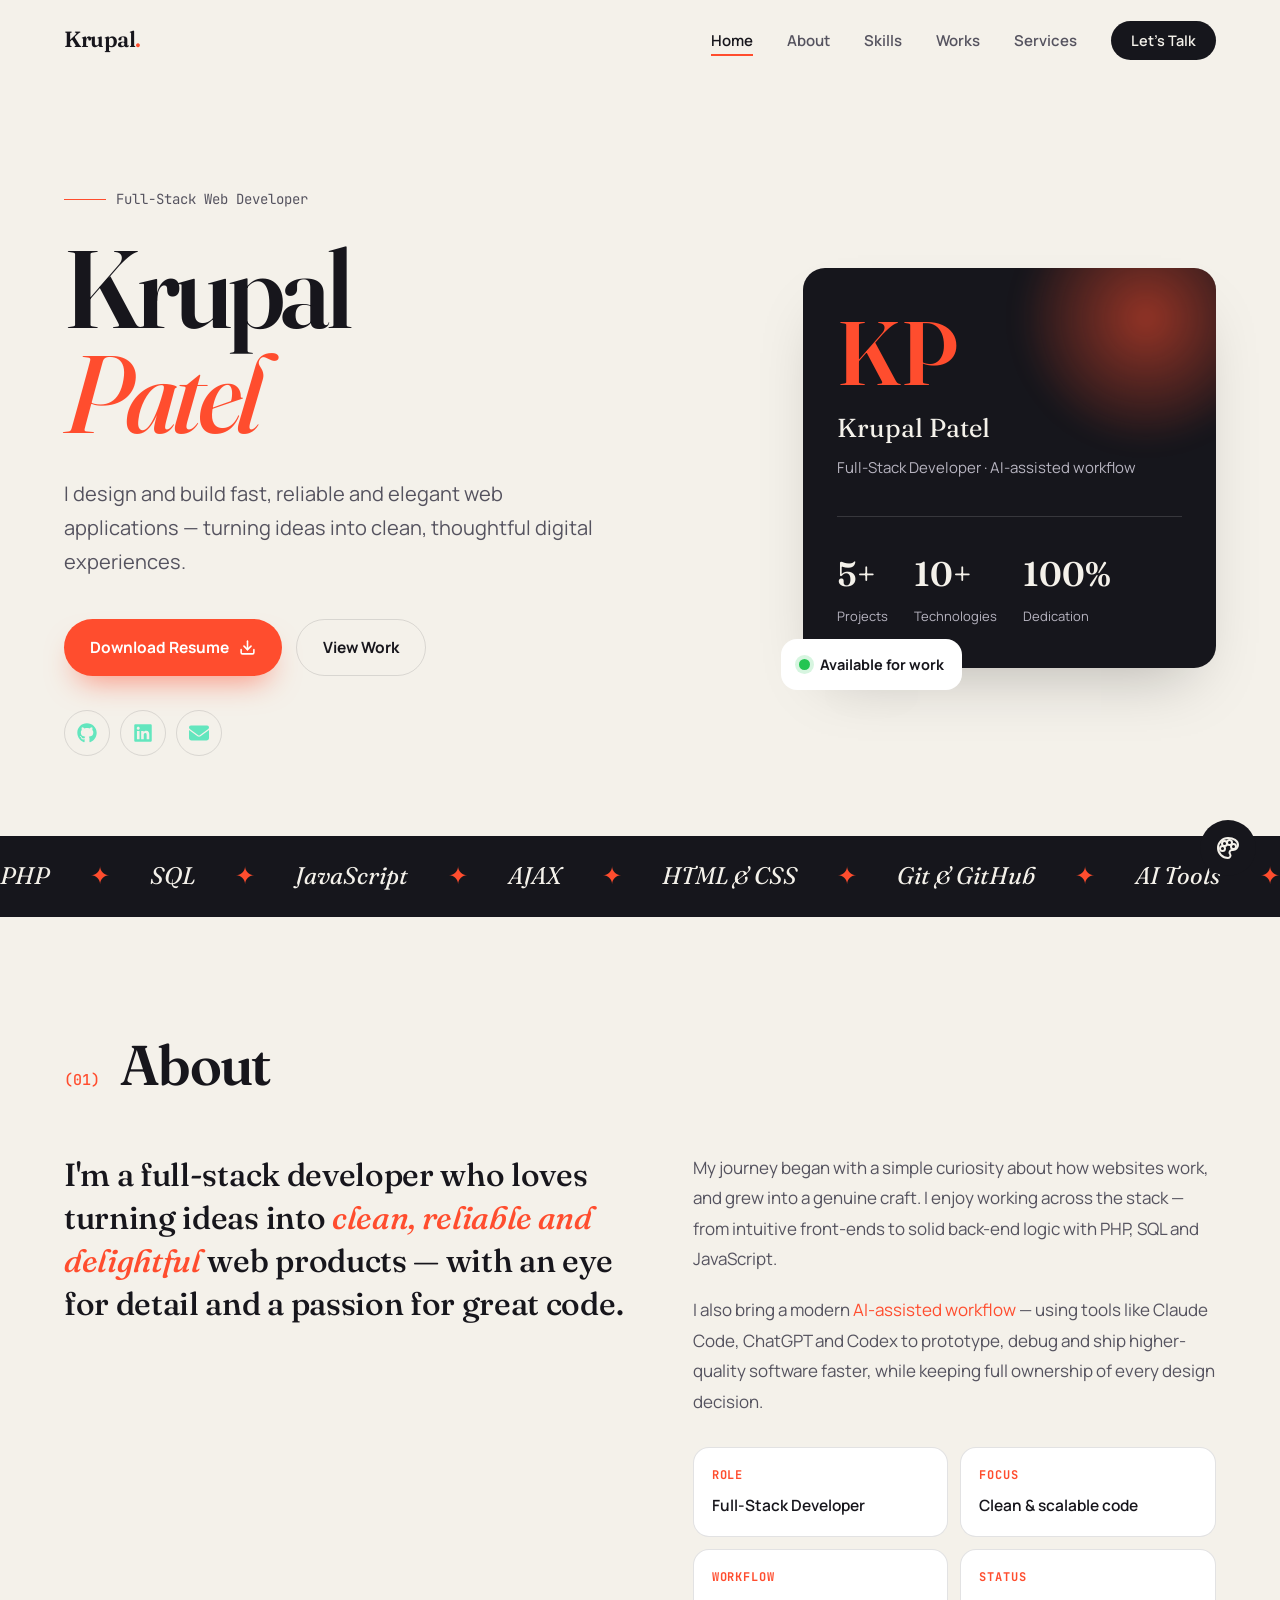
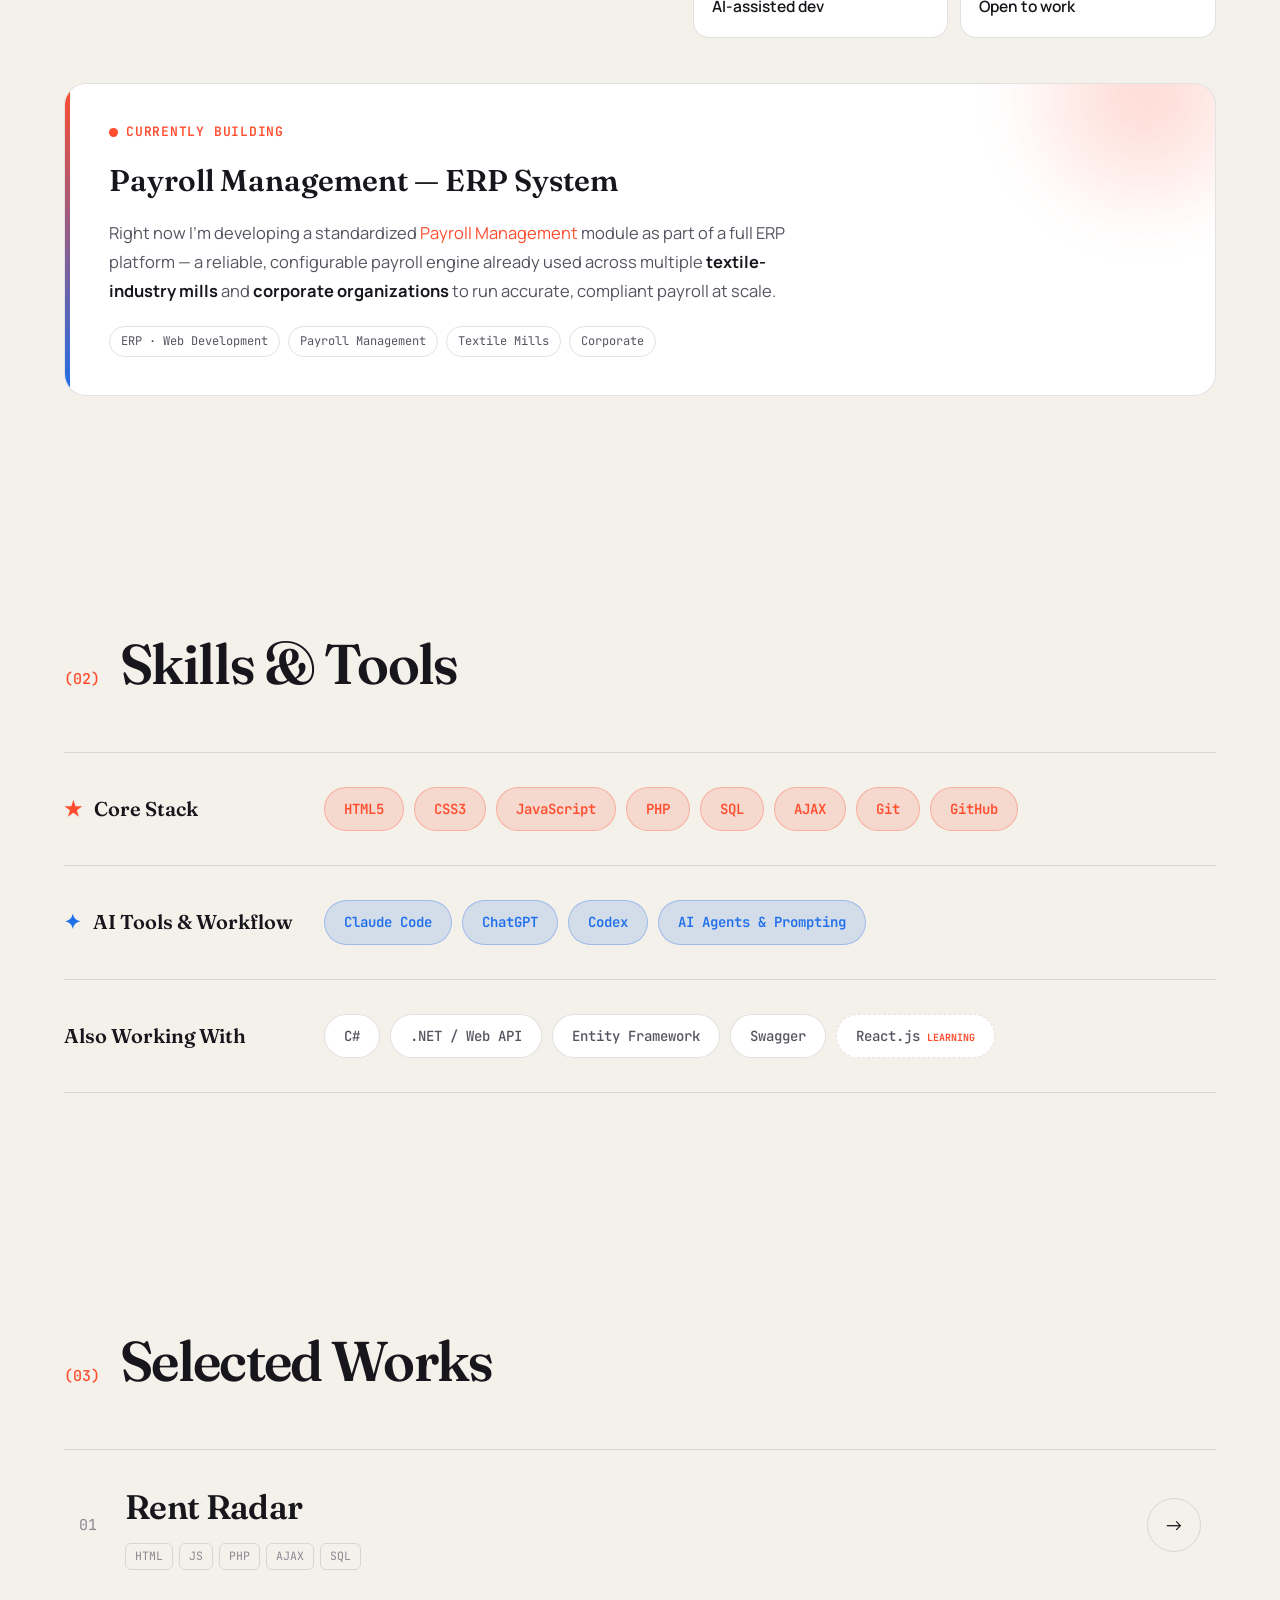
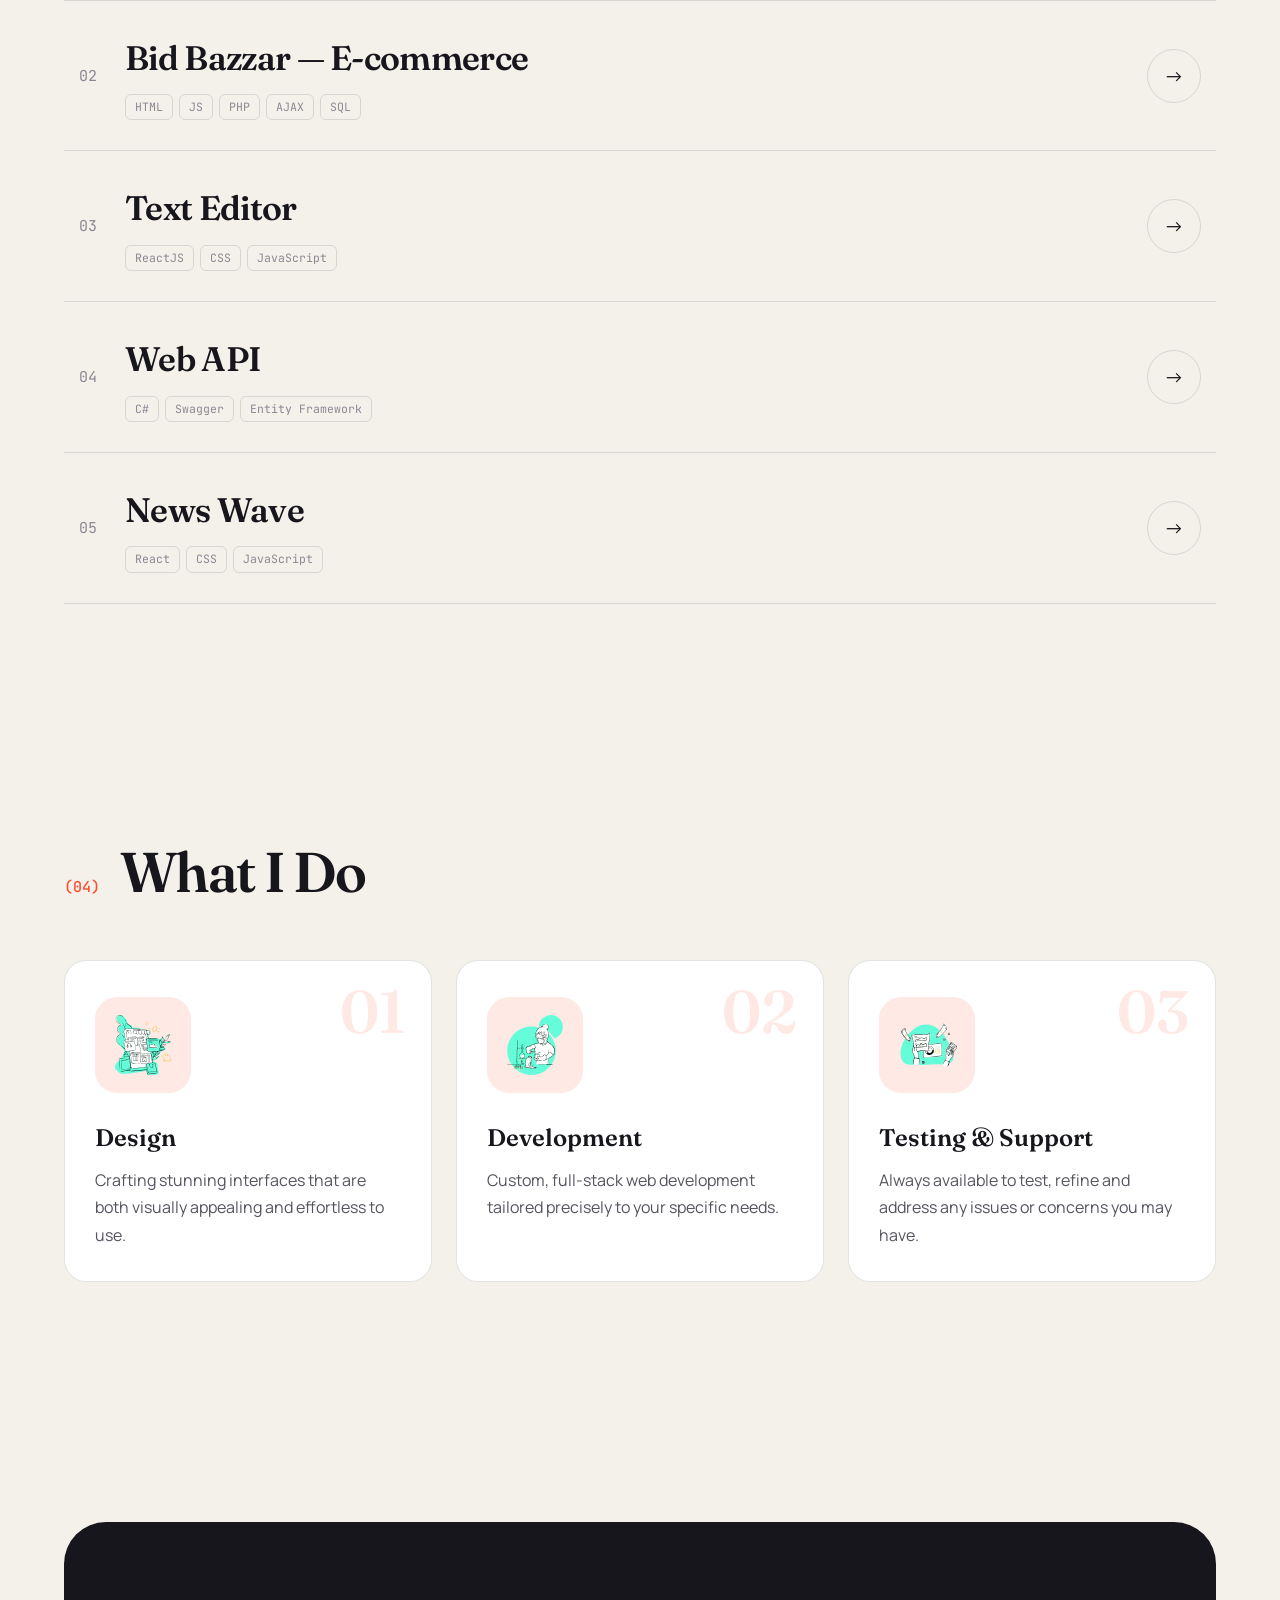
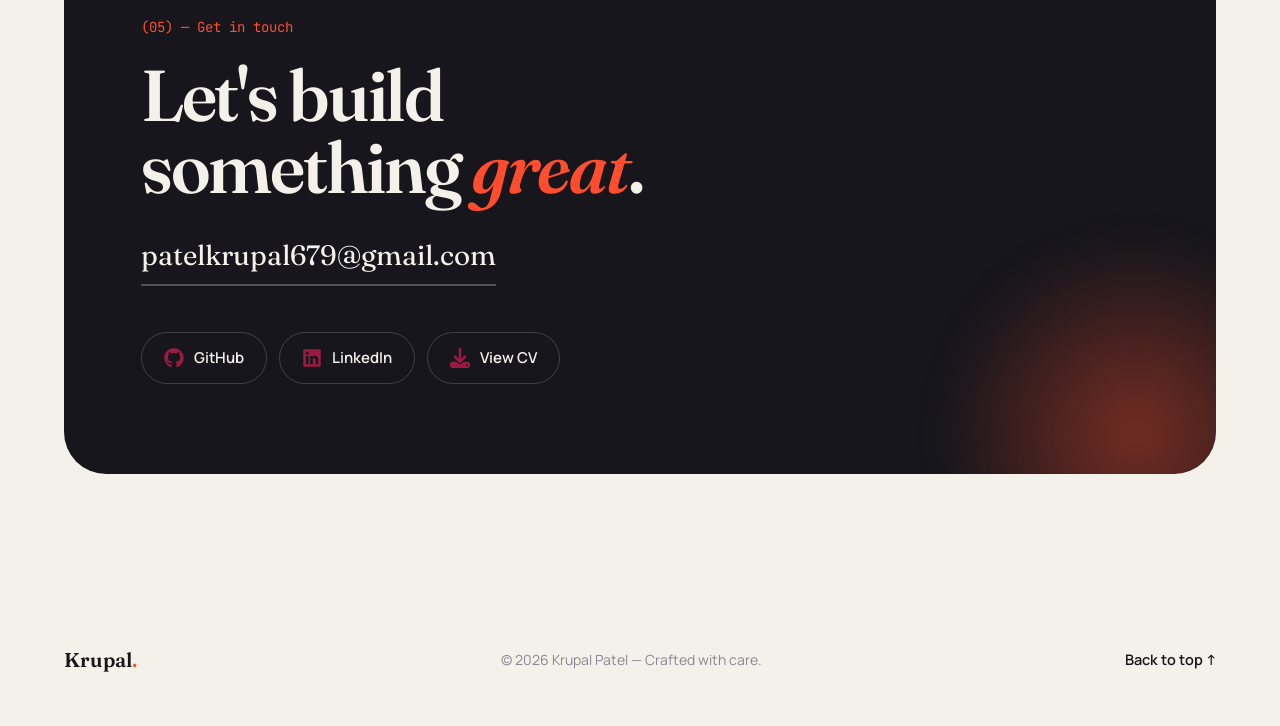
<file: index_v2_new.html>
<!DOCTYPE html>
<html lang="en" data-theme="midnight">

<head>
    <meta charset="UTF-8">
    <meta name="viewport" content="width=device-width, initial-scale=1.0">
    <meta name="description" content="Krupal Patel — Full-Stack Web Developer. Editorial portfolio." />
    <title>Krupal Patel — Full-Stack Developer</title>

    <!-- Fonts -->
    <link rel="preconnect" href="https://fonts.googleapis.com">
    <link rel="preconnect" href="https://fonts.gstatic.com" crossorigin>
    <link href="https://fonts.googleapis.com/css2?family=Fraunces:opsz,wght@9..144,400;9..144,500;9..144,600;9..144,700&family=Manrope:wght@400;500;600;700;800&family=JetBrains+Mono:wght@400;500&display=swap" rel="stylesheet">

    <!-- Icons -->
    <link rel="icon" href="./favicon.ico">

    <style>
        /* ==========================================================
         * Krupal Patel — Editorial Portfolio (Light Theme)
         * ========================================================== */
        *, *::before, *::after { margin: 0; padding: 0; box-sizing: border-box; }
        :root {
            --serif: 'Fraunces', Georgia, serif;
            --sans: 'Manrope', system-ui, sans-serif;
            --mono: 'JetBrains Mono', monospace;
            --radius: 22px;
            --ease: cubic-bezier(0.16, 1, 0.3, 1);
            --shadow: 0 30px 60px -25px rgba(0, 0, 0, 0.25);
            --icon-filter: none;
        }

        /* ===== THEMES ===== */
        /* Light — Sandstone (default) */
        :root, [data-theme="sandstone"] {
            --paper: #f4f1ea; --paper-2: #ece7dc; --card: #ffffff;
            --ink: #17161c; --ink-soft: #55535f; --muted: #8a8794;
            --line: rgba(23,22,28,0.12); --line-soft: rgba(23,22,28,0.07);
            --accent: #ff4d2e; --accent-2: #1f6feb;
            --panel: #16161c; --on-panel: #f4f1ea; --on-panel-soft: #b7b4c0;
        }
        /* Light — Mint */
        [data-theme="mint"] {
            --paper: #eef4ef; --paper-2: #e1ece4; --card: #ffffff;
            --ink: #10211a; --ink-soft: #4a5a51; --muted: #85978c;
            --line: rgba(16,33,26,0.12); --line-soft: rgba(16,33,26,0.07);
            --accent: #0f9d75; --accent-2: #2b7a6f;
            --panel: #0f2419; --on-panel: #eef4ef; --on-panel-soft: #9fb7ac;
        }
        /* Light — Sky */
        [data-theme="sky"] {
            --paper: #eef1f6; --paper-2: #e0e7f1; --card: #ffffff;
            --ink: #131a26; --ink-soft: #4c586a; --muted: #8791a3;
            --line: rgba(19,26,38,0.12); --line-soft: rgba(19,26,38,0.07);
            --accent: #2f6bff; --accent-2: #00a3b4;
            --panel: #101827; --on-panel: #eef1f6; --on-panel-soft: #9fb0c9;
        }
        /* Light — Rose */
        [data-theme="rose"] {
            --paper: #f8eef0; --paper-2: #efdfe4; --card: #ffffff;
            --ink: #241419; --ink-soft: #6a4c56; --muted: #a38791;
            --line: rgba(36,20,25,0.12); --line-soft: rgba(36,20,25,0.07);
            --accent: #e5346b; --accent-2: #b5179e;
            --panel: #200f18; --on-panel: #f8eef0; --on-panel-soft: #c9a9b6;
        }
        /* Light — Lavender */
        [data-theme="lavender"] {
            --paper: #f1eef8; --paper-2: #e5e0f1; --card: #ffffff;
            --ink: #181425; --ink-soft: #564c6a; --muted: #9187a3;
            --line: rgba(24,20,37,0.12); --line-soft: rgba(24,20,37,0.07);
            --accent: #7c3aed; --accent-2: #4f46e5;
            --panel: #16112a; --on-panel: #f1eef8; --on-panel-soft: #b3a9c9;
        }
        /* Dark — Midnight */
        [data-theme="midnight"] {
            --paper: #0c1017; --paper-2: #121826; --card: #141b28;
            --ink: #e9edf4; --ink-soft: #a6b0c1; --muted: #6d7889;
            --line: rgba(255,255,255,0.10); --line-soft: rgba(255,255,255,0.05);
            --accent: #4dd4ff; --accent-2: #8aa4ff;
            --panel: #1a2233; --on-panel: #e9edf4; --on-panel-soft: #a6b0c1;
            --icon-filter: invert(1);
        }
        /* Dark — Ember */
        [data-theme="ember"] {
            --paper: #14110e; --paper-2: #1d1813; --card: #1f1a15; --card-alt: #211b15;
            --ink: #f3ece2; --ink-soft: #b8ac9c; --muted: #7d7264;
            --line: rgba(255,255,255,0.10); --line-soft: rgba(255,255,255,0.05);
            --accent: #ff8a3d; --accent-2: #ffd166;
            --panel: #241d15; --on-panel: #f3ece2; --on-panel-soft: #b8ac9c;
            --icon-filter: invert(1);
        }
        /* Dark — Forest */
        [data-theme="forest"] {
            --paper: #0a130e; --paper-2: #111d16; --card: #12201a;
            --ink: #e6f0e9; --ink-soft: #a2b6ab; --muted: #6c8177;
            --line: rgba(255,255,255,0.10); --line-soft: rgba(255,255,255,0.05);
            --accent: #35d07f; --accent-2: #7be0b0;
            --panel: #14261d; --on-panel: #e6f0e9; --on-panel-soft: #a2b6ab;
            --icon-filter: invert(1);
        }
        html { font-size: 62.5%; scroll-behavior: smooth; }
        body {
            font-family: var(--sans);
            font-size: 1.7rem;
            line-height: 1.6;
            color: var(--ink);
            background: var(--paper);
            -webkit-font-smoothing: antialiased;
            overflow-x: hidden;
        }
        a { text-decoration: none; color: inherit; }
        img { max-width: 100%; display: block; }
        ul { list-style: none; }
        ::selection { background: var(--accent); color: #fff; }

        ::-webkit-scrollbar { width: 11px; }
        ::-webkit-scrollbar-track { background: var(--paper-2); }
        ::-webkit-scrollbar-thumb { background: #c7c1b3; border-radius: 10px; border: 3px solid var(--paper-2); }

        .wrap { width: 90%; max-width: 1240px; margin-inline: auto; }
        .accent { color: var(--accent); }

        /* Reveal */
        [data-reveal] { opacity: 0; transform: translateY(30px); transition: opacity 0.8s var(--ease), transform 0.8s var(--ease); }
        [data-reveal].in { opacity: 1; transform: none; }
        @media (prefers-reduced-motion: reduce) {
            [data-reveal] { opacity: 1; transform: none; }
            html { scroll-behavior: auto; }
        }

        /* ============ NAV ============ */
        .nav {
            position: fixed; top: 0; left: 0; width: 100%; z-index: 900;
            padding: 2.2rem 0;
            transition: background 0.35s, padding 0.35s, box-shadow 0.35s;
        }
        .nav.scrolled {
            background: color-mix(in srgb, var(--paper) 82%, transparent);
            backdrop-filter: blur(18px);
            -webkit-backdrop-filter: blur(18px);
            padding: 1.4rem 0;
            border-bottom: 1px solid var(--line);
            box-shadow: 0 10px 30px -18px rgba(0,0,0,0.5);
        }
        .nav__inner { display: flex; align-items: center; justify-content: space-between; }
        .nav__brand { font-family: var(--serif); font-weight: 600; font-size: 2.2rem; letter-spacing: -0.02em; }
        .nav__brand span { color: var(--accent); }
        .nav__links { display: flex; align-items: center; gap: 3.4rem; }
        .nav__link { font-weight: 600; font-size: 1.5rem; position: relative; color: var(--ink-soft); transition: color 0.2s; }
        .nav__link::after {
            content: ''; position: absolute; left: 0; bottom: -5px; width: 100%; height: 2px;
            background: var(--accent); transform: scaleX(0); transform-origin: left; transition: transform 0.3s var(--ease);
        }
        .nav__link:hover { color: var(--ink); }
        .nav__link:hover::after, .nav__link.active::after { transform: scaleX(1); }
        .nav__link.active { color: var(--ink); }
        .nav__btn {
            padding: 1rem 2rem; border-radius: 999px; background: var(--panel); color: var(--on-panel);
            font-weight: 600; font-size: 1.45rem; transition: transform 0.25s var(--ease), background 0.25s;
        }
        .nav__btn:hover { background: var(--accent); transform: translateY(-2px); }
        .nav__burger { display: none; flex-direction: column; gap: 6px; width: 32px; background: none; border: none; cursor: pointer; z-index: 950; }
        .nav__burger span { display: block; height: 2.5px; width: 100%; background: var(--ink); border-radius: 2px; transition: transform 0.3s var(--ease), opacity 0.2s; }
        .nav.open .nav__burger span:nth-child(1) { transform: translateY(8.5px) rotate(45deg); }
        .nav.open .nav__burger span:nth-child(2) { opacity: 0; }
        .nav.open .nav__burger span:nth-child(3) { transform: translateY(-8.5px) rotate(-45deg); }

        /* ============ HERO ============ */
        .hero { padding: 18rem 0 8rem; position: relative; }
        .hero__grid { display: grid; grid-template-columns: 1fr; gap: 5rem; align-items: center; }
        .hero__eyebrow {
            display: inline-flex; align-items: center; gap: 1rem;
            font-family: var(--mono); font-size: 1.4rem; color: var(--ink-soft); margin-bottom: 2.6rem;
        }
        .hero__eyebrow::before { content: ''; width: 42px; height: 1.5px; background: var(--accent); }
        .hero__title {
            font-family: var(--serif); font-weight: 600;
            font-size: clamp(5.2rem, 12vw, 11rem); line-height: 0.95; letter-spacing: -0.04em;
        }
        .hero__title em { font-style: italic; color: var(--accent); font-weight: 500; }
        .hero__role {
            font-family: var(--sans); font-weight: 700; text-transform: uppercase;
            letter-spacing: 0.32em; font-size: clamp(1.3rem, 2.2vw, 1.7rem); color: var(--ink-soft);
            margin-top: 3rem; display: flex; align-items: center; gap: 1.6rem;
        }
        .hero__role::before { content: ''; width: 60px; height: 1.5px; background: var(--ink); }
        .hero__desc { font-size: clamp(1.7rem, 2.4vw, 2rem); color: var(--ink-soft); max-width: 46ch; margin-top: 3.2rem; line-height: 1.7; }
        .hero__cta { display: flex; flex-wrap: wrap; gap: 1.4rem; margin-top: 4rem; }
        .btn {
            display: inline-flex; align-items: center; gap: 1rem; padding: 1.5rem 2.6rem; border-radius: 999px;
            font-weight: 700; font-size: 1.55rem; cursor: pointer; transition: transform 0.25s var(--ease), background 0.25s, color 0.25s;
        }
        .btn--solid { background: var(--accent); color: #fff; box-shadow: 0 16px 30px -12px color-mix(in srgb, var(--accent) 60%, transparent); }
        .btn--solid:hover { transform: translateY(-3px); background: var(--ink); }
        .btn--outline { border: 1.5px solid var(--line); color: var(--ink); }
        .btn--outline:hover { transform: translateY(-3px); border-color: var(--ink); background: var(--ink); color: var(--paper); }
        .hero__socials { display: flex; gap: 1rem; margin-top: 3.4rem; }
        .hero__socials a {
            display: grid; place-items: center; width: 4.6rem; height: 4.6rem; border-radius: 50%;
            border: 1.5px solid var(--line); transition: transform 0.25s var(--ease), border-color 0.25s, background 0.25s;
        }
        .hero__socials a:hover { transform: translateY(-4px); border-color: var(--ink); background: var(--card); }
        .hero__socials img { width: 20px; height: 20px; filter: var(--icon-filter); }

        /* Hero visual */
        .hero__visual { position: relative; }
        .hero__card {
            position: relative; background: var(--panel); border-radius: var(--radius); padding: 4rem 3.4rem;
            color: var(--on-panel); box-shadow: var(--shadow); overflow: hidden;
            animation: floaty 6s ease-in-out infinite;
        }
        @keyframes floaty { 0%,100% { transform: translateY(0); } 50% { transform: translateY(-12px); } }
        .hero__card::before {
            content: ''; position: absolute; width: 260px; height: 260px; border-radius: 50%;
            background: radial-gradient(circle, color-mix(in srgb, var(--accent) 55%, transparent), transparent 70%);
            top: -80px; right: -60px; filter: blur(10px);
        }
        .hero__monogram { font-family: var(--serif); font-size: 9rem; font-weight: 600; line-height: 1; color: var(--accent); }
        .hero__card-name { font-family: var(--serif); font-size: 2.6rem; margin-top: 1rem; }
        .hero__card-sub { color: var(--on-panel-soft); font-size: 1.5rem; margin-top: 0.6rem; }
        .hero__card-stats { display: flex; gap: 2.6rem; margin-top: 3.6rem; padding-top: 3rem; border-top: 1px solid rgba(255,255,255,0.14); }
        .hero__stat b { display: block; font-family: var(--serif); font-size: 3.4rem; font-weight: 600; }
        .hero__stat span { font-size: 1.3rem; color: var(--on-panel-soft); }
        .hero__badge {
            position: absolute; bottom: -22px; left: -22px; background: var(--card); color: var(--ink);
            border-radius: 16px; padding: 1.4rem 1.8rem; box-shadow: var(--shadow); display: flex; align-items: center; gap: 1rem;
            font-weight: 700; font-size: 1.45rem;
        }
        .hero__badge i { width: 11px; height: 11px; border-radius: 50%; background: #23c552; box-shadow: 0 0 0 4px rgba(35,197,82,0.18); }

        /* ============ MARQUEE ============ */
        .marquee { border-block: 1.5px solid var(--line); background: var(--panel); color: var(--on-panel); overflow: hidden; padding: 2rem 0; }
        .marquee__track { display: flex; gap: 4rem; width: max-content; animation: scroll 26s linear infinite; }
        .marquee__track span { font-family: var(--serif); font-size: 2.4rem; font-style: italic; white-space: nowrap; display: inline-flex; align-items: center; gap: 4rem; }
        .marquee__track span::after { content: '✦'; color: var(--accent); font-style: normal; }
        @keyframes scroll { to { transform: translateX(-50%); } }

        /* ============ SECTION HEAD ============ */
        .section { padding: clamp(7rem, 12vw, 12rem) 0; scroll-margin-top: 8rem; }
        .head { display: flex; align-items: baseline; gap: 2rem; margin-bottom: 6rem; }
        .head__num { font-family: var(--mono); font-size: 1.5rem; color: var(--accent); font-weight: 500; }
        .head__title { font-family: var(--serif); font-weight: 600; font-size: clamp(3.4rem, 6vw, 5.6rem); letter-spacing: -0.03em; line-height: 1; }

        /* ============ ABOUT ============ */
        .about__grid { display: grid; grid-template-columns: 1fr; gap: 5rem; }
        .about__lead { font-family: var(--serif); font-size: clamp(2.2rem, 3.6vw, 3.2rem); line-height: 1.35; font-weight: 500; letter-spacing: -0.01em; }
        .about__lead em { font-style: italic; color: var(--accent); }
        .about__body p { color: var(--ink-soft); font-size: 1.7rem; line-height: 1.8; margin-bottom: 2rem; max-width: 54ch; }
        .about__facts { display: grid; grid-template-columns: repeat(2, 1fr); gap: 1.2rem; margin-top: 3rem; }
        .about__fact { padding: 1.8rem; border: 1.5px solid var(--line); border-radius: 16px; background: var(--card); transition: transform 0.25s var(--ease), border-color 0.25s; }
        .about__fact:hover { transform: translateY(-4px); border-color: var(--accent); }
        .about__fact b { display: block; font-family: var(--mono); font-size: 1.2rem; text-transform: uppercase; letter-spacing: 0.08em; color: var(--accent); margin-bottom: 0.5rem; }
        .about__fact span { font-weight: 600; font-size: 1.55rem; }

        /* ============ NOW / CURRENTLY ============ */
        .now { margin-top: 4.5rem; }
        .now-card {
            position: relative; overflow: hidden; background: var(--card); border: 1.5px solid var(--line);
            border-radius: var(--radius); padding: clamp(2.6rem, 4vw, 3.8rem) clamp(2.6rem, 4vw, 3.8rem) clamp(2.6rem, 4vw, 3.8rem) clamp(3.2rem, 4.6vw, 4.4rem);
            display: grid; gap: 1.4rem; transition: transform 0.35s var(--ease), box-shadow 0.35s;
        }
        .now-card:hover { transform: translateY(-4px); box-shadow: var(--shadow); }
        .now-card::before { content: ''; position: absolute; left: 0; top: 0; bottom: 0; width: 5px; background: linear-gradient(var(--accent), var(--accent-2)); }
        .now-card::after { content: ''; position: absolute; width: 300px; height: 300px; border-radius: 50%; background: radial-gradient(circle, color-mix(in srgb, var(--accent) 22%, transparent), transparent 70%); top: -140px; right: -80px; filter: blur(20px); pointer-events: none; }
        .now-card__tag { display: inline-flex; align-items: center; gap: 0.8rem; font-family: var(--mono); font-size: 1.3rem; font-weight: 600; color: var(--accent); text-transform: uppercase; letter-spacing: 0.06em; position: relative; z-index: 1; }
        .now-card__tag i { width: 9px; height: 9px; border-radius: 50%; background: var(--accent); box-shadow: 0 0 0 0 color-mix(in srgb, var(--accent) 55%, transparent); animation: pulse2 2s infinite; }
        @keyframes pulse2 { 0% { box-shadow: 0 0 0 0 color-mix(in srgb, var(--accent) 55%, transparent); } 70% { box-shadow: 0 0 0 10px transparent; } 100% { box-shadow: 0 0 0 0 transparent; } }
        .now-card h3 { font-family: var(--serif); font-size: clamp(2.2rem, 3.4vw, 3rem); font-weight: 600; position: relative; z-index: 1; }
        .now-card p { color: var(--ink-soft); font-size: 1.65rem; line-height: 1.75; max-width: 72ch; position: relative; z-index: 1; }
        .now-card p strong { color: var(--ink); font-weight: 700; }
        .now-card__meta { display: flex; flex-wrap: wrap; gap: 0.8rem; margin-top: 0.6rem; position: relative; z-index: 1; }
        .now-card__meta span { font-family: var(--mono); font-size: 1.2rem; padding: 0.5rem 1.1rem; border-radius: 999px; border: 1px solid var(--line); color: var(--ink-soft); }

        /* ============ SKILLS ============ */
        .skills__group { padding: 3.4rem 0; border-top: 1.5px solid var(--line); display: grid; grid-template-columns: 1fr; gap: 2rem; }
        .skills__group:last-child { border-bottom: 1.5px solid var(--line); }
        .skills__label { display: flex; align-items: center; gap: 1.2rem; font-family: var(--serif); font-size: 2rem; font-weight: 600; }
        .skills__label i { font-style: normal; color: var(--accent); }
        .skills__label.ai i { color: var(--accent-2); }
        .chips { display: flex; flex-wrap: wrap; gap: 1rem; }
        .chip {
            padding: 1rem 1.9rem; border-radius: 999px; border: 1.5px solid var(--line); background: var(--card);
            font-family: var(--mono); font-size: 1.4rem; font-weight: 500; color: var(--ink-soft);
            transition: transform 0.25s var(--ease), border-color 0.25s, color 0.25s, background 0.25s;
        }
        .chip:hover { transform: translateY(-4px); border-color: var(--ink); color: var(--ink); }
        .chip--core { background: color-mix(in srgb, var(--accent) 15%, transparent); border-color: color-mix(in srgb, var(--accent) 30%, transparent); color: var(--accent); font-weight: 600; }
        .chip--core:hover { background: var(--accent); color: #fff; border-color: transparent; box-shadow: 0 12px 24px -12px var(--accent); }
        .chip--ai { background: color-mix(in srgb, var(--accent-2) 15%, transparent); border-color: color-mix(in srgb, var(--accent-2) 30%, transparent); color: var(--accent-2); font-weight: 600; }
        .chip--ai:hover { background: var(--accent-2); color: #fff; border-color: transparent; box-shadow: 0 12px 24px -12px var(--accent-2); }
        .chip--learn { border-style: dashed; }
        .chip--learn small { color: var(--accent); font-weight: 700; margin-left: 0.7rem; text-transform: uppercase; font-size: 1rem; }

        /* ============ WORKS ============ */
        .works__list { border-top: 1.5px solid var(--line); }
        .work {
            display: grid; grid-template-columns: auto 1fr auto auto; align-items: center; gap: clamp(1.4rem, 3vw, 2.8rem);
            padding: 3rem 1.5rem; border-bottom: 1.5px solid var(--line);
            position: relative; overflow: hidden; transition: padding 0.45s var(--ease), color 0.35s;
        }
        .work::before {
            content: ''; position: absolute; inset: 0; background: var(--panel); transform: scaleY(0);
            transform-origin: bottom; transition: transform 0.45s var(--ease); z-index: 0;
        }
        .work:hover::before { transform: scaleY(1); }
        .work:hover { color: var(--on-panel); padding-left: 2.8rem; padding-right: 2.8rem; }
        .work > * { position: relative; z-index: 1; }
        .work__num { font-family: var(--mono); font-size: 1.5rem; color: var(--muted); transition: color 0.35s; }
        .work:hover .work__num { color: var(--accent); }
        .work__name {
            font-family: var(--serif); font-size: clamp(2.2rem, 4vw, 3.4rem); font-weight: 600;
            letter-spacing: -0.02em; display: block; transition: transform 0.4s var(--ease);
        }
        .work:hover .work__name { transform: translateX(8px); }
        .work__tags { display: flex; flex-wrap: wrap; gap: 0.6rem; margin-top: 0.9rem; transition: transform 0.4s var(--ease); }
        .work:hover .work__tags { transform: translateX(8px); }
        .work__tag { font-family: var(--mono); font-size: 1.15rem; color: var(--muted); padding: 0.3rem 0.9rem; border: 1px solid var(--line); border-radius: 6px; transition: color 0.35s, border-color 0.35s; }
        .work:hover .work__tag { color: var(--on-panel-soft); border-color: rgba(255,255,255,0.22); }
        /* Inline thumbnail that reveals on hover */
        .work__thumb {
            width: 0; height: 82px; border-radius: 12px; overflow: hidden; opacity: 0;
            transform: translateX(30px) rotate(-5deg); box-shadow: 0 22px 44px -18px rgba(0,0,0,0.55);
            transition: width 0.5s var(--ease), opacity 0.45s var(--ease), transform 0.5s var(--ease);
        }
        .work:hover .work__thumb { width: 138px; opacity: 1; transform: none; }
        .work__thumb img { width: 138px; height: 82px; object-fit: cover; }
        .work__arrow {
            display: grid; place-items: center; width: 5.4rem; height: 5.4rem; border-radius: 50%;
            border: 1.5px solid var(--line); font-size: 2rem; flex-shrink: 0;
            transition: transform 0.35s var(--ease), background 0.3s, border-color 0.3s, color 0.3s;
        }
        .work:hover .work__arrow { background: var(--accent); border-color: var(--accent); color: #fff; transform: rotate(-45deg) scale(1.08); }

        /* ============ SERVICES ============ */
        .services__grid { display: grid; grid-template-columns: 1fr; gap: 2.4rem; }
        .service {
            background: var(--card); border: 1.5px solid var(--line); border-radius: var(--radius); padding: 3.6rem 3rem 3.2rem;
            transition: transform 0.4s var(--ease), box-shadow 0.4s, border-color 0.4s; position: relative; overflow: hidden;
        }
        .service::after {
            content: ''; position: absolute; left: 0; bottom: 0; width: 100%; height: 4px;
            background: var(--accent); transform: scaleX(0); transform-origin: left; transition: transform 0.45s var(--ease);
        }
        .service:hover { transform: translateY(-10px); box-shadow: var(--shadow); border-color: transparent; }
        .service:hover::after { transform: scaleX(1); }
        .service__idx {
            position: absolute; top: 2rem; right: 2.6rem; font-family: var(--serif); font-size: 6rem;
            font-weight: 600; line-height: 1; color: var(--accent); opacity: 0.12; transition: opacity 0.4s, transform 0.4s var(--ease);
        }
        .service:hover .service__idx { opacity: 0.22; transform: scale(1.1); }
        .service__icon-wrap {
            display: grid; place-items: center; width: 96px; height: 96px; border-radius: 22px;
            background: color-mix(in srgb, var(--accent) 12%, transparent); margin-bottom: 2.6rem;
            transition: transform 0.45s var(--ease), background 0.4s;
        }
        .service:hover .service__icon-wrap { transform: rotate(-6deg) scale(1.06); background: color-mix(in srgb, var(--accent) 20%, transparent); }
        .service__icon { width: 60px; height: 60px; transition: transform 0.45s var(--ease); }
        .service:hover .service__icon { transform: scale(1.08); }
        .service h3 { font-family: var(--serif); font-size: 2.4rem; font-weight: 600; margin-bottom: 1rem; }
        .service p { color: var(--ink-soft); font-size: 1.6rem; line-height: 1.7; }

        /* ============ CONTACT ============ */
        .contact { background: var(--panel); color: var(--on-panel); border-radius: clamp(24px, 4vw, 42px); padding: clamp(5rem, 8vw, 9rem) clamp(3rem, 6vw, 8rem); position: relative; overflow: hidden; }
        .contact::before { content: ''; position: absolute; width: 400px; height: 400px; border-radius: 50%; background: radial-gradient(circle, color-mix(in srgb, var(--accent) 42%, transparent), transparent 70%); bottom: -160px; right: -120px; filter: blur(20px); }
        .contact__eyebrow { font-family: var(--mono); font-size: 1.4rem; color: var(--accent); }
        .contact__title { font-family: var(--serif); font-weight: 600; font-size: clamp(3.6rem, 8vw, 7.2rem); line-height: 1; letter-spacing: -0.03em; margin: 2rem 0 3rem; }
        .contact__title em { font-style: italic; color: var(--accent); }
        .contact__mail { display: inline-flex; align-items: center; gap: 1.4rem; font-family: var(--serif); font-size: clamp(1.8rem, 3vw, 2.8rem); border-bottom: 2px solid rgba(255,255,255,0.25); padding-bottom: 0.6rem; transition: border-color 0.3s, color 0.3s; position: relative; z-index: 1; }
        .contact__mail:hover { border-color: var(--accent); color: var(--accent); }
        .contact__links { display: flex; flex-wrap: wrap; gap: 1.2rem; margin-top: 4.6rem; position: relative; z-index: 1; }
        .contact__links a { display: inline-flex; align-items: center; gap: 1rem; padding: 1.3rem 2.2rem; border: 1.5px solid rgba(255,255,255,0.18); border-radius: 999px; font-weight: 600; font-size: 1.5rem; transition: background 0.25s, transform 0.25s var(--ease), border-color 0.25s; }
        .contact__links a:hover { background: rgba(255,255,255,0.08); border-color: var(--accent); transform: translateY(-3px); }
        .contact__links img { width: 20px; height: 20px; filter: invert(1); }

        /* ============ FOOTER ============ */
        .footer { padding: 5rem 0; }
        .footer__inner { display: flex; flex-wrap: wrap; gap: 2rem; align-items: center; justify-content: space-between; }
        .footer__brand { font-family: var(--serif); font-size: 2rem; font-weight: 600; }
        .footer__brand span { color: var(--accent); }
        .footer__copy { color: var(--muted); font-size: 1.4rem; }
        .footer__top { font-weight: 600; font-size: 1.45rem; display: inline-flex; align-items: center; gap: 0.8rem; transition: color 0.2s; }
        .footer__top:hover { color: var(--accent); }

        /* ============ RESPONSIVE ============ */
        @media (min-width: 720px) {
            .about__grid { grid-template-columns: 1.05fr 0.95fr; align-items: start; }
            .services__grid { grid-template-columns: repeat(3, 1fr); }
            .skills__group { grid-template-columns: 240px 1fr; align-items: center; }
        }
        @media (min-width: 940px) {
            .hero__grid { grid-template-columns: 1.25fr 0.75fr; }
        }
        @media (max-width: 860px) {
            .nav__burger { display: flex; }
            .nav__links {
                position: fixed; inset: 0; flex-direction: column; justify-content: center; gap: 3.2rem;
                background: var(--paper); transform: translateX(100%); transition: transform 0.4s var(--ease);
            }
            .nav.open .nav__links { transform: translateX(0); }
            .nav__link { font-size: 2.6rem; font-family: var(--serif); }
            body.lock { overflow: hidden; }
            .work__arrow, .work__thumb { display: none; }
            .work { grid-template-columns: auto 1fr; }
        }

        /* ============ SCROLL PROGRESS ============ */
        .progress {
            position: fixed; top: 0; left: 0; height: 3px; width: 0%; z-index: 1000;
            background: linear-gradient(90deg, var(--accent), var(--accent-2)); transition: width 0.1s linear;
        }

        /* ============ THEME SWITCHER ============ */
        .theme-fab {
            position: fixed; bottom: 2.4rem; right: 2.4rem; z-index: 950;
            width: 5.6rem; height: 5.6rem; border-radius: 50%; border: none; cursor: pointer;
            background: var(--panel); color: var(--on-panel); display: grid; place-items: center;
            box-shadow: var(--shadow); transition: transform 0.3s var(--ease);
        }
        .theme-fab:hover { transform: rotate(30deg) scale(1.08); }
        .theme-fab svg { width: 24px; height: 24px; }
        .theme-panel {
            position: fixed; bottom: 9.4rem; right: 2.4rem; z-index: 950;
            background: var(--card); border: 1.5px solid var(--line); border-radius: 20px; padding: 2rem;
            box-shadow: var(--shadow); width: 268px;
            opacity: 0; visibility: hidden; transform: translateY(16px) scale(0.96);
            transition: opacity 0.3s var(--ease), transform 0.3s var(--ease), visibility 0.3s;
        }
        .theme-panel.open { opacity: 1; visibility: visible; transform: none; }
        .theme-panel__title { font-family: var(--serif); font-size: 1.7rem; font-weight: 600; margin-bottom: 0.4rem; }
        .theme-panel__sub { font-size: 1.2rem; color: var(--muted); margin-bottom: 1.6rem; }
        .theme-panel__label { font-family: var(--mono); font-size: 1.1rem; text-transform: uppercase; letter-spacing: 0.08em; color: var(--muted); margin: 1.2rem 0 0.9rem; }
        .theme-grid { display: grid; grid-template-columns: repeat(5, 1fr); gap: 0.9rem; }
        .swatch {
            aspect-ratio: 1; border-radius: 11px; cursor: pointer; border: 2px solid var(--line);
            position: relative; overflow: hidden; transition: transform 0.2s var(--ease), border-color 0.2s;
        }
        .swatch:hover { transform: translateY(-3px) scale(1.06); }
        .swatch.active { border-color: var(--accent); }
        .swatch.active::after { content: '✓'; position: absolute; inset: 0; display: grid; place-items: center; color: #fff; font-size: 1.4rem; font-weight: 700; text-shadow: 0 1px 2px rgba(0,0,0,.4); }
        .swatch i { position: absolute; right: 5px; bottom: 5px; width: 32%; height: 32%; border-radius: 50%; }
    </style>
</head>

<body>
    <div class="progress" id="progress"></div>

    <!-- NAV -->
    <nav class="nav" id="nav">
        <div class="wrap nav__inner">
            <a href="#top" class="nav__brand">Krupal<span>.</span></a>
            <ul class="nav__links" id="navLinks">
                <li><a class="nav__link active" href="#top">Home</a></li>
                <li><a class="nav__link" href="#about">About</a></li>
                <li><a class="nav__link" href="#skills">Skills</a></li>
                <li><a class="nav__link" href="#works">Works</a></li>
                <li><a class="nav__link" href="#services">Services</a></li>
                <li><a class="nav__btn" href="#contact">Let's Talk</a></li>
            </ul>
            <button class="nav__burger" id="burger" aria-label="Menu"><span></span><span></span><span></span></button>
        </div>
    </nav>

    <!-- HERO -->
    <header class="hero" id="top">
        <div class="wrap hero__grid">
            <div data-reveal>
                <span class="hero__eyebrow">Full-Stack Web Developer</span>
                <h1 class="hero__title">Krupal<br><em>Patel</em></h1>
                <p class="hero__desc">
                    I design and build fast, reliable and elegant web applications — turning ideas into
                    clean, thoughtful digital experiences.
                </p>
                <div class="hero__cta">
                    <a href="assets/documents/Krupal_Patel.pdf" target="_blank" rel="noopener" class="btn btn--solid">
                        Download Resume
                        <svg width="17" height="17" viewBox="0 0 24 24" fill="none" stroke="currentColor" stroke-width="2.2" stroke-linecap="round" stroke-linejoin="round"><path d="M21 15v4a2 2 0 0 1-2 2H5a2 2 0 0 1-2-2v-4"/><polyline points="7 10 12 15 17 10"/><line x1="12" y1="15" x2="12" y2="3"/></svg>
                    </a>
                    <a href="#works" class="btn btn--outline">View Work</a>
                </div>
                <div class="hero__socials">
                    <a href="https://github.com/KrupalPatel17" target="_blank" rel="noopener" aria-label="GitHub"><img src="./assets/icons/github-brands.svg" alt=""></a>
                    <a href="https://www.linkedin.com/in/krupal-patel-0993ba275/" target="_blank" rel="noopener" aria-label="LinkedIn"><img src="./assets/icons/linkedin-brands.svg" alt=""></a>
                    <a href="mailto:patelkrupal679@gmail.com" aria-label="Email"><img src="./assets/icons/envelope-solid.svg" alt=""></a>
                </div>
            </div>

            <div data-reveal>
                <div class="hero__visual">
                    <div class="hero__card">
                        <div class="hero__monogram">KP</div>
                        <div class="hero__card-name">Krupal Patel</div>
                        <div class="hero__card-sub">Full-Stack Developer · AI-assisted workflow</div>
                        <div class="hero__card-stats">
                            <div class="hero__stat"><b>5+</b><span>Projects</span></div>
                            <div class="hero__stat"><b>10+</b><span>Technologies</span></div>
                            <div class="hero__stat"><b>100%</b><span>Dedication</span></div>
                        </div>
                    </div>
                    <div class="hero__badge"><i></i> Available for work</div>
                </div>
            </div>
        </div>
    </header>

    <!-- MARQUEE -->
    <div class="marquee">
        <div class="marquee__track">
            <span>PHP</span><span>SQL</span><span>JavaScript</span><span>AJAX</span><span>HTML &amp; CSS</span><span>Git &amp; GitHub</span><span>AI Tools</span>
            <span>PHP</span><span>SQL</span><span>JavaScript</span><span>AJAX</span><span>HTML &amp; CSS</span><span>Git &amp; GitHub</span><span>AI Tools</span>
        </div>
    </div>

    <!-- ABOUT -->
    <section class="section" id="about">
        <div class="wrap">
            <div class="head" data-reveal>
                <span class="head__num">(01)</span>
                <h2 class="head__title">About</h2>
            </div>
            <div class="about__grid">
                <p class="about__lead" data-reveal>
                    I'm a full-stack developer who loves turning ideas into <em>clean, reliable and
                    delightful</em> web products — with an eye for detail and a passion for great code.
                </p>
                <div class="about__body" data-reveal>
                    <p>
                        My journey began with a simple curiosity about how websites work, and grew into a genuine
                        craft. I enjoy working across the stack — from intuitive front-ends to solid back-end logic
                        with PHP, SQL and JavaScript.
                    </p>
                    <p>
                        I also bring a modern <span class="accent">AI-assisted workflow</span> — using tools like
                        Claude Code, ChatGPT and Codex to prototype, debug and ship higher-quality software faster,
                        while keeping full ownership of every design decision.
                    </p>
                    <div class="about__facts">
                        <div class="about__fact"><b>Role</b><span>Full-Stack Developer</span></div>
                        <div class="about__fact"><b>Focus</b><span>Clean &amp; scalable code</span></div>
                        <div class="about__fact"><b>Workflow</b><span>AI-assisted dev</span></div>
                        <div class="about__fact"><b>Status</b><span>Open to work</span></div>
                    </div>
                </div>
            </div>

            <div class="now" data-reveal>
                <div class="now-card">
                    <span class="now-card__tag"><i></i> Currently building</span>
                    <h3>Payroll Management — ERP System</h3>
                    <p>
                        Right now I'm developing a standardized <span class="accent">Payroll Management</span> module as
                        part of a full ERP platform — a reliable, configurable payroll engine already used across
                        multiple <strong>textile-industry mills</strong> and <strong>corporate organizations</strong> to
                        run accurate, compliant payroll at scale.
                    </p>
                    <div class="now-card__meta">
                        <span>ERP · Web Development</span>
                        <span>Payroll Management</span>
                        <span>Textile Mills</span>
                        <span>Corporate</span>
                    </div>
                </div>
            </div>
        </div>
    </section>

    <!-- SKILLS -->
    <section class="section" id="skills">
        <div class="wrap">
            <div class="head" data-reveal>
                <span class="head__num">(02)</span>
                <h2 class="head__title">Skills &amp; Tools</h2>
            </div>

            <div class="skills__group" data-reveal>
                <div class="skills__label"><i>★</i> Core Stack</div>
                <div class="chips">
                    <span class="chip chip--core">HTML5</span>
                    <span class="chip chip--core">CSS3</span>
                    <span class="chip chip--core">JavaScript</span>
                    <span class="chip chip--core">PHP</span>
                    <span class="chip chip--core">SQL</span>
                    <span class="chip chip--core">AJAX</span>
                    <span class="chip chip--core">Git</span>
                    <span class="chip chip--core">GitHub</span>
                </div>
            </div>

            <div class="skills__group" data-reveal>
                <div class="skills__label ai"><i>✦</i> AI Tools &amp; Workflow</div>
                <div class="chips">
                    <span class="chip chip--ai">Claude Code</span>
                    <span class="chip chip--ai">ChatGPT</span>
                    <span class="chip chip--ai">Codex</span>
                    <span class="chip chip--ai">AI Agents &amp; Prompting</span>
                </div>
            </div>

            <div class="skills__group" data-reveal>
                <div class="skills__label">Also Working With</div>
                <div class="chips">
                    <span class="chip">C#</span>
                    <span class="chip">.NET / Web API</span>
                    <span class="chip">Entity Framework</span>
                    <span class="chip">Swagger</span>
                    <span class="chip chip--learn">React.js<small>learning</small></span>
                </div>
            </div>
        </div>
    </section>

    <!-- WORKS -->
    <section class="section" id="works">
        <div class="wrap">
            <div class="head" data-reveal>
                <span class="head__num">(03)</span>
                <h2 class="head__title">Selected Works</h2>
            </div>
            <div class="works__list" data-reveal>
                <a class="work" href="https://github.com/KrupalPatel17/RentRadar" target="_blank" rel="noopener">
                    <span class="work__num">01</span>
                    <span>
                        <span class="work__name">Rent Radar</span>
                        <span class="work__tags"><span class="work__tag">HTML</span><span class="work__tag">JS</span><span class="work__tag">PHP</span><span class="work__tag">AJAX</span><span class="work__tag">SQL</span></span>
                    </span>
                    <span class="work__thumb"><img src="./assets/works/RentRadar.jpeg" alt="Rent Radar preview" loading="lazy"></span>
                    <span class="work__arrow">→</span>
                </a>
                <a class="work" href="https://github.com/KrupalPatel17/BidBazzar-Ecommers" target="_blank" rel="noopener">
                    <span class="work__num">02</span>
                    <span>
                        <span class="work__name">Bid Bazzar — E-commerce</span>
                        <span class="work__tags"><span class="work__tag">HTML</span><span class="work__tag">JS</span><span class="work__tag">PHP</span><span class="work__tag">AJAX</span><span class="work__tag">SQL</span></span>
                    </span>
                    <span class="work__thumb"><img src="./assets/works/BizBazzar.jpeg" alt="Bid Bazzar preview" loading="lazy"></span>
                    <span class="work__arrow">→</span>
                </a>
                <a class="work" href="https://github.com/KrupalPatel17/TextEditer-ReactJs" target="_blank" rel="noopener">
                    <span class="work__num">03</span>
                    <span>
                        <span class="work__name">Text Editor</span>
                        <span class="work__tags"><span class="work__tag">ReactJS</span><span class="work__tag">CSS</span><span class="work__tag">JavaScript</span></span>
                    </span>
                    <span class="work__thumb"><img src="./assets/works/TextEditer.png" alt="Text Editor preview" loading="lazy"></span>
                    <span class="work__arrow">→</span>
                </a>
                <a class="work" href="https://github.com/KrupalPatel17/WebAPI" target="_blank" rel="noopener">
                    <span class="work__num">04</span>
                    <span>
                        <span class="work__name">Web API</span>
                        <span class="work__tags"><span class="work__tag">C#</span><span class="work__tag">Swagger</span><span class="work__tag">Entity Framework</span></span>
                    </span>
                    <span class="work__thumb"><img src="./assets/works/API.jpeg" alt="Web API preview" loading="lazy"></span>
                    <span class="work__arrow">→</span>
                </a>
                <a class="work" href="https://github.com/KrupalPatel17/NewsWave-Function-ReactJS" target="_blank" rel="noopener">
                    <span class="work__num">05</span>
                    <span>
                        <span class="work__name">News Wave</span>
                        <span class="work__tags"><span class="work__tag">React</span><span class="work__tag">CSS</span><span class="work__tag">JavaScript</span></span>
                    </span>
                    <span class="work__thumb"><img src="./assets/works/NewsWave.jpeg" alt="News Wave preview" loading="lazy"></span>
                    <span class="work__arrow">→</span>
                </a>
            </div>
        </div>
    </section>

    <!-- SERVICES -->
    <section class="section" id="services">
        <div class="wrap">
            <div class="head" data-reveal>
                <span class="head__num">(04)</span>
                <h2 class="head__title">What I Do</h2>
            </div>
            <div class="services__grid">
                <article class="service" data-reveal>
                    <div class="service__idx">01</div>
                    <span class="service__icon-wrap"><img class="service__icon" src="./assets/services/design.svg" alt=""></span>
                    <h3>Design</h3>
                    <p>Crafting stunning interfaces that are both visually appealing and effortless to use.</p>
                </article>
                <article class="service" data-reveal>
                    <div class="service__idx">02</div>
                    <span class="service__icon-wrap"><img class="service__icon" src="./assets/services/developing.svg" alt=""></span>
                    <h3>Development</h3>
                    <p>Custom, full-stack web development tailored precisely to your specific needs.</p>
                </article>
                <article class="service" data-reveal>
                    <div class="service__idx">03</div>
                    <span class="service__icon-wrap"><img class="service__icon" src="./assets/services/support.svg" alt=""></span>
                    <h3>Testing &amp; Support</h3>
                    <p>Always available to test, refine and address any issues or concerns you may have.</p>
                </article>
            </div>
        </div>
    </section>

    <!-- CONTACT -->
    <section class="section" id="contact">
        <div class="wrap">
            <div class="contact" data-reveal>
                <span class="contact__eyebrow">(05) — Get in touch</span>
                <h2 class="contact__title">Let's build<br>something <em>great</em>.</h2>
                <a class="contact__mail" href="mailto:patelkrupal679@gmail.com">patelkrupal679@gmail.com</a>
                <div class="contact__links">
                    <a href="https://github.com/KrupalPatel17" target="_blank" rel="noopener"><img src="./assets/icons/github-brands.svg" alt="">GitHub</a>
                    <a href="https://www.linkedin.com/in/krupal-patel-0993ba275/" target="_blank" rel="noopener"><img src="./assets/icons/linkedin-brands.svg" alt="">LinkedIn</a>
                    <a href="assets/documents/Krupalcv.pdf" target="_blank" rel="noopener"><img src="./assets/icons/download-solid.svg" alt="">View CV</a>
                </div>
            </div>
        </div>
    </section>

    <!-- FOOTER -->
    <footer class="footer">
        <div class="wrap footer__inner">
            <span class="footer__brand">Krupal<span>.</span></span>
            <span class="footer__copy">© <span id="year">2026</span> Krupal Patel — Crafted with care.</span>
            <a class="footer__top" href="#top">Back to top ↑</a>
        </div>
    </footer>

    <!-- Theme switcher -->
    <button class="theme-fab" id="themeFab" aria-label="Change theme">
        <svg viewBox="0 0 24 24" fill="none" stroke="currentColor" stroke-width="2" stroke-linecap="round" stroke-linejoin="round"><circle cx="13.5" cy="6.5" r="2.5"/><circle cx="17.5" cy="10.5" r="2.5"/><circle cx="8.5" cy="7.5" r="2.5"/><circle cx="6.5" cy="12.5" r="2.5"/><path d="M12 2a10 10 0 0 0 0 20 2.5 2.5 0 0 0 2-4 2.5 2.5 0 0 1 2-4h1a5 5 0 0 0 5-5c0-4.42-4.48-7-10-7z"/></svg>
    </button>
    <div class="theme-panel" id="themePanel">
        <div class="theme-panel__title">Choose a theme</div>
        <div class="theme-panel__sub">Pick a palette you love — it's remembered.</div>
        <div class="theme-panel__label">Light</div>
        <div class="theme-grid">
            <button class="swatch" data-theme="sandstone" title="Sandstone" style="background:#f4f1ea"><i style="background:#ff4d2e"></i></button>
            <button class="swatch" data-theme="mint" title="Mint" style="background:#eef4ef"><i style="background:#0f9d75"></i></button>
            <button class="swatch" data-theme="sky" title="Sky" style="background:#eef1f6"><i style="background:#2f6bff"></i></button>
            <button class="swatch" data-theme="rose" title="Rose" style="background:#f8eef0"><i style="background:#e5346b"></i></button>
            <button class="swatch" data-theme="lavender" title="Lavender" style="background:#f1eef8"><i style="background:#7c3aed"></i></button>
        </div>
        <div class="theme-panel__label">Dark</div>
        <div class="theme-grid">
            <button class="swatch" data-theme="midnight" title="Midnight" style="background:#0c1017"><i style="background:#4dd4ff"></i></button>
            <button class="swatch" data-theme="ember" title="Ember" style="background:#14110e"><i style="background:#ff8a3d"></i></button>
            <button class="swatch" data-theme="forest" title="Forest" style="background:#0a130e"><i style="background:#35d07f"></i></button>
        </div>
    </div>

    <script>
        // Sticky nav
        const nav = document.getElementById('nav');
        window.addEventListener('scroll', () => nav.classList.toggle('scrolled', window.scrollY > 30), { passive: true });

        // Mobile menu
        const burger = document.getElementById('burger');
        const navLinks = document.getElementById('navLinks');
        burger.addEventListener('click', () => {
            const open = nav.classList.toggle('open');
            document.body.classList.toggle('lock', open);
        });
        navLinks.querySelectorAll('a').forEach(a => a.addEventListener('click', () => {
            nav.classList.remove('open');
            document.body.classList.remove('lock');
        }));

        // Scroll reveal (with stagger among siblings)
        const io = new IntersectionObserver((entries, obs) => {
            entries.forEach(e => { if (e.isIntersecting) { e.target.classList.add('in'); obs.unobserve(e.target); } });
        }, { threshold: 0.14, rootMargin: '0px 0px -50px 0px' });
        document.querySelectorAll('[data-reveal]').forEach(el => {
            const sibs = [...el.parentElement.querySelectorAll(':scope > [data-reveal]')];
            el.style.transitionDelay = (Math.max(0, sibs.indexOf(el)) * 90) + 'ms';
            io.observe(el);
        });

        // Scroll progress bar
        const progress = document.getElementById('progress');
        const updateProgress = () => {
            const h = document.documentElement.scrollHeight - window.innerHeight;
            progress.style.width = (h > 0 ? (window.scrollY / h) * 100 : 0) + '%';
        };
        updateProgress();
        window.addEventListener('scroll', updateProgress, { passive: true });

        // Theme switcher
        const themeFab = document.getElementById('themeFab');
        const themePanel = document.getElementById('themePanel');
        const swatches = [...document.querySelectorAll('.swatch')];
        const setActiveSwatch = (name) => swatches.forEach(s => s.classList.toggle('active', s.dataset.theme === name));
        const applyTheme = (name) => {
            document.documentElement.setAttribute('data-theme', name);
            setActiveSwatch(name);
            try { localStorage.setItem('kp-theme', name); } catch (e) {}
        };
        themeFab.addEventListener('click', (e) => { e.stopPropagation(); themePanel.classList.toggle('open'); });
        document.addEventListener('click', (e) => {
            if (!themePanel.contains(e.target) && e.target !== themeFab) themePanel.classList.remove('open');
        });
        swatches.forEach(s => s.addEventListener('click', () => applyTheme(s.dataset.theme)));
        const savedTheme = (() => { try { return localStorage.getItem('kp-theme'); } catch (e) { return null; } })();
        applyTheme(savedTheme || 'midnight');

        // Active nav link (scroll spy)
        const links = [...document.querySelectorAll('.nav__link')];
        const sections = [...document.querySelectorAll('#top, #about, #skills, #works, #services')];
        window.addEventListener('scroll', () => {
            const y = window.scrollY + 140;
            let cur = 'top';
            sections.forEach(s => { if (y >= s.offsetTop) cur = s.id; });
            links.forEach(l => l.classList.toggle('active', l.getAttribute('href') === '#' + cur));
        }, { passive: true });

        // Year
        document.getElementById('year').textContent = new Date().getFullYear();
    </script>
</body>

</html>
</file>
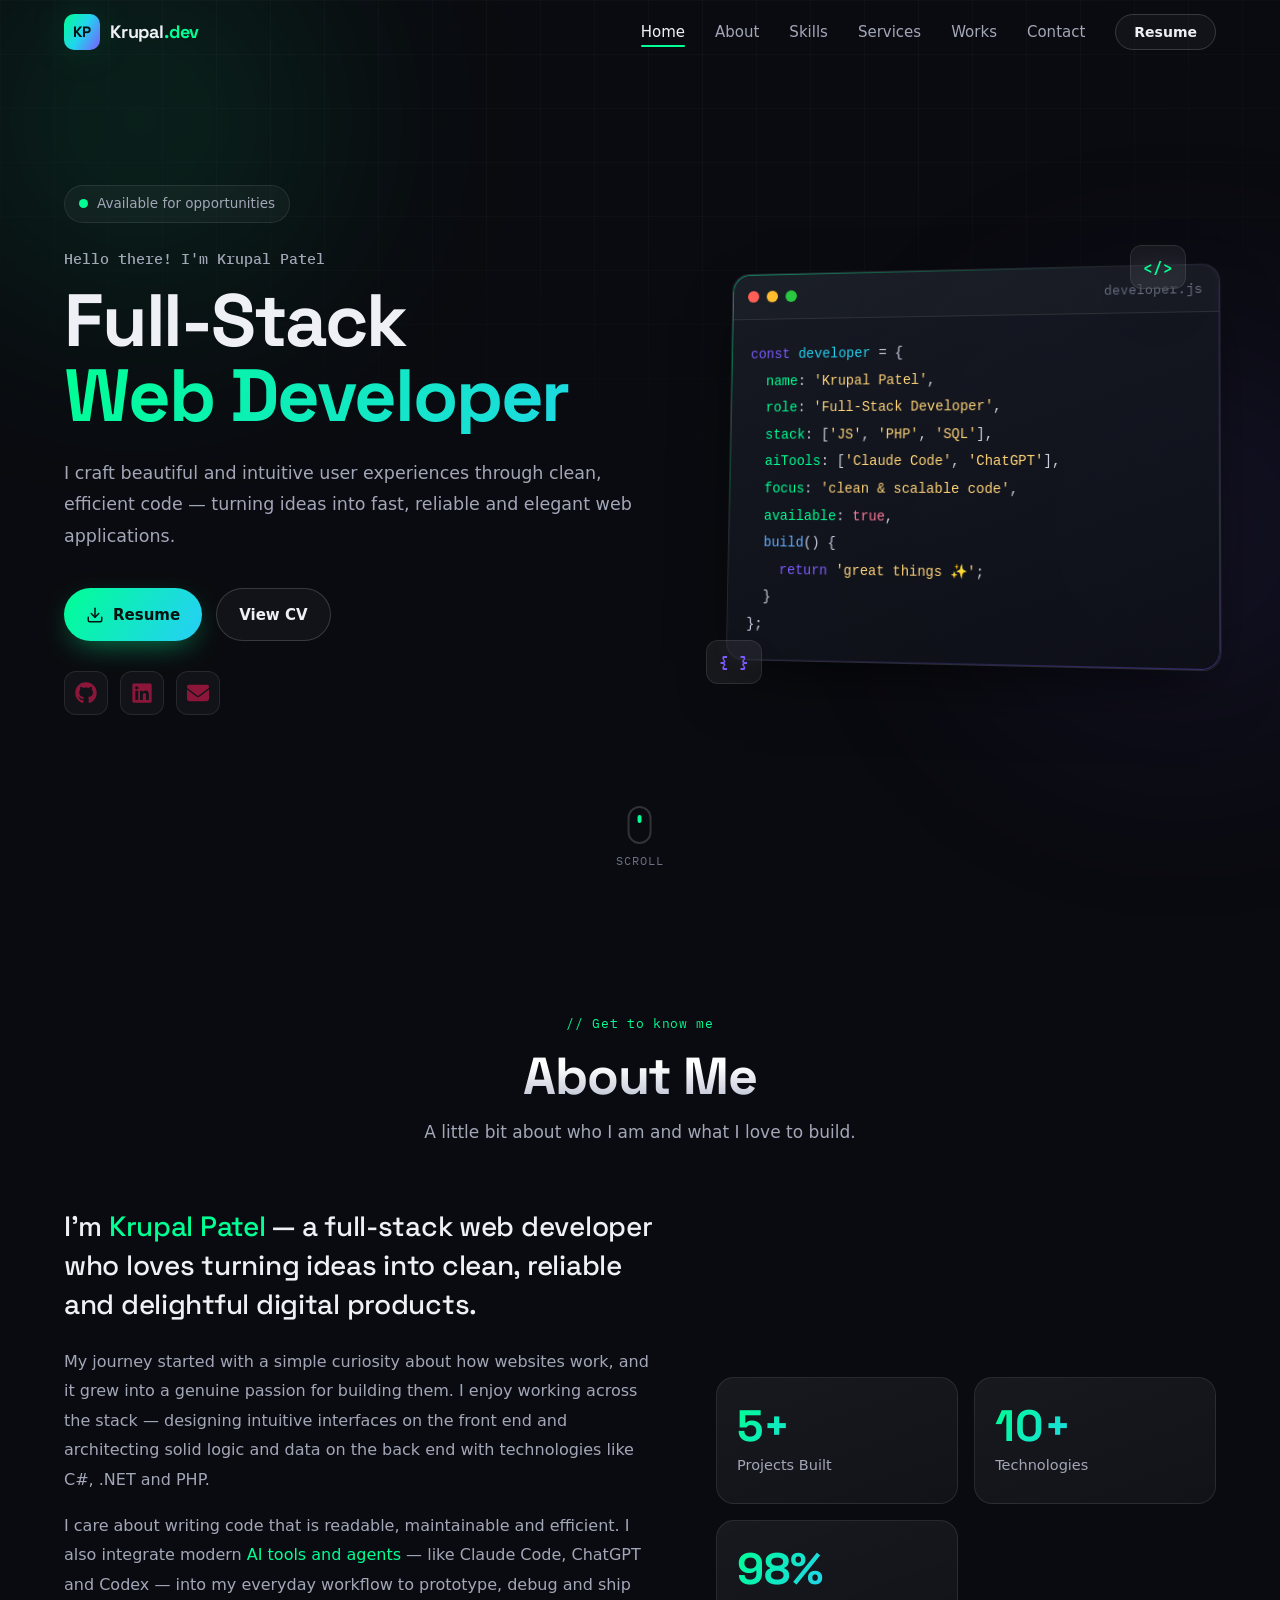
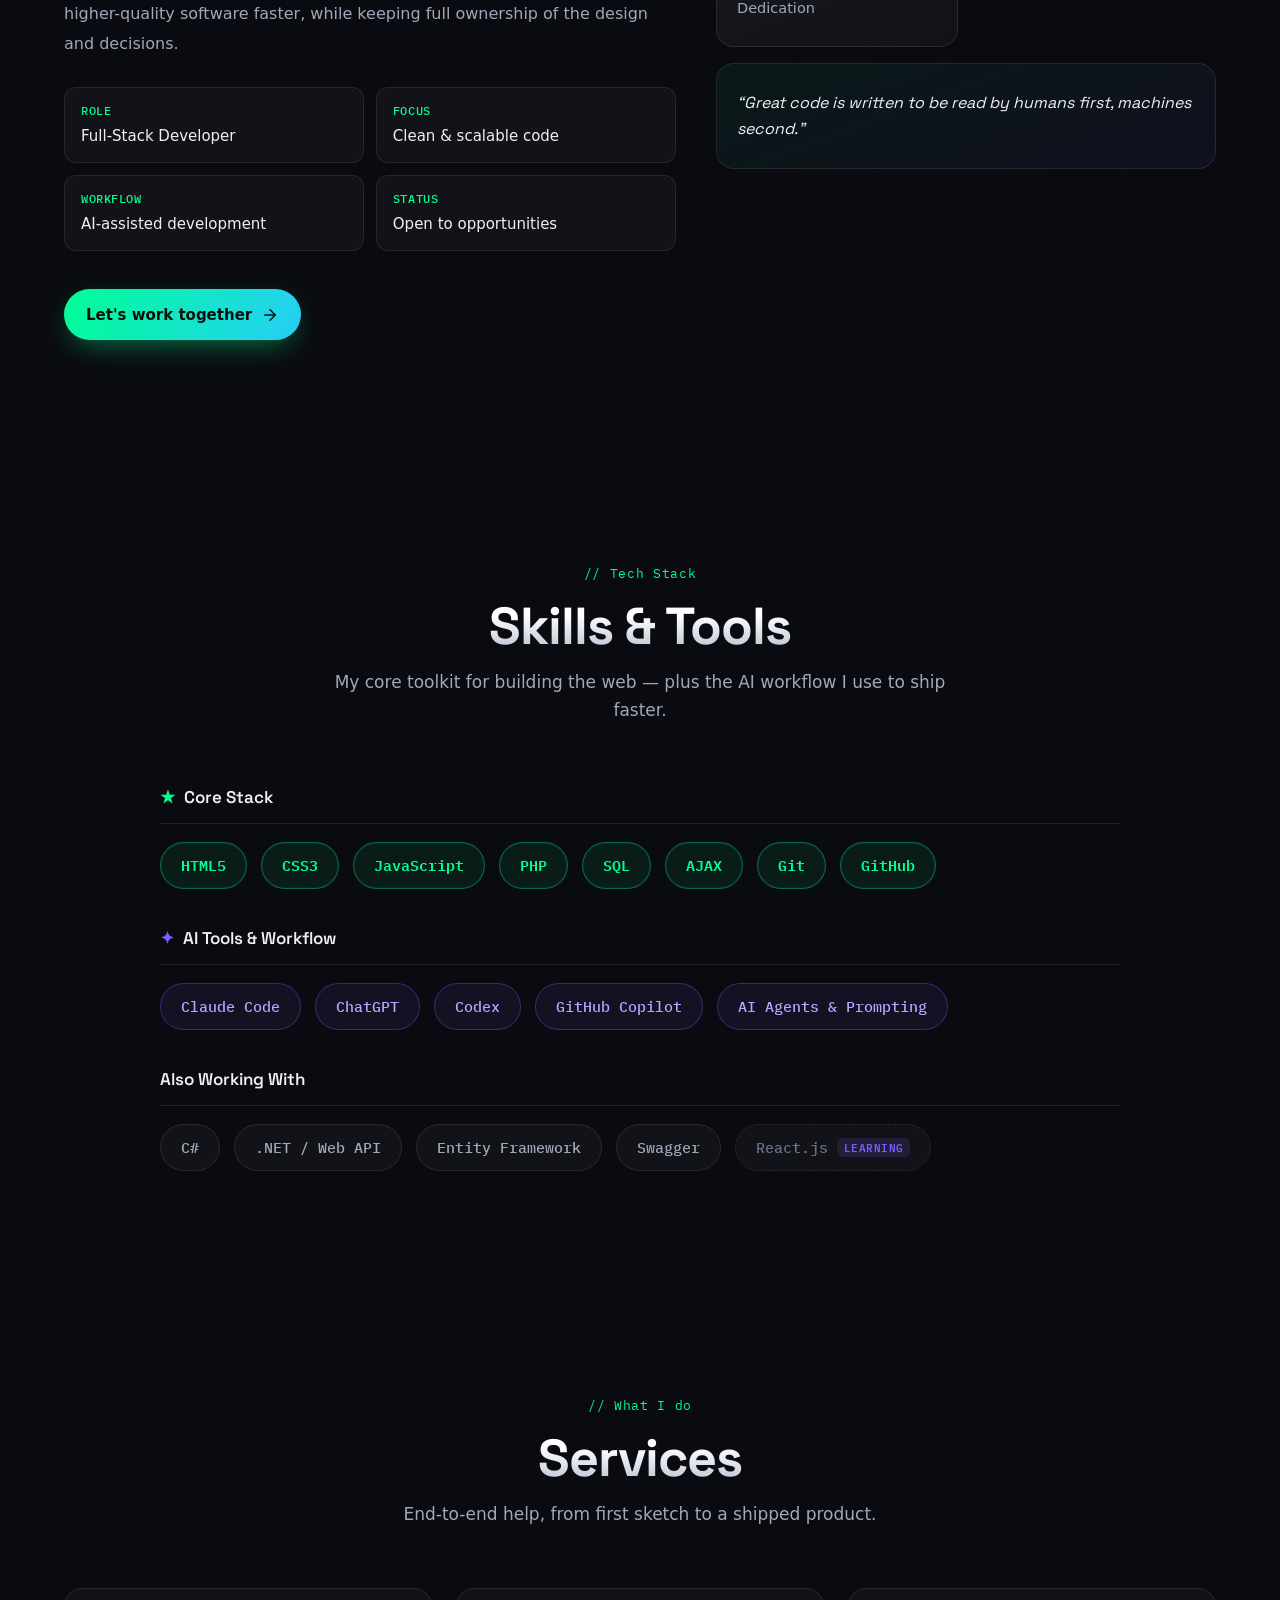
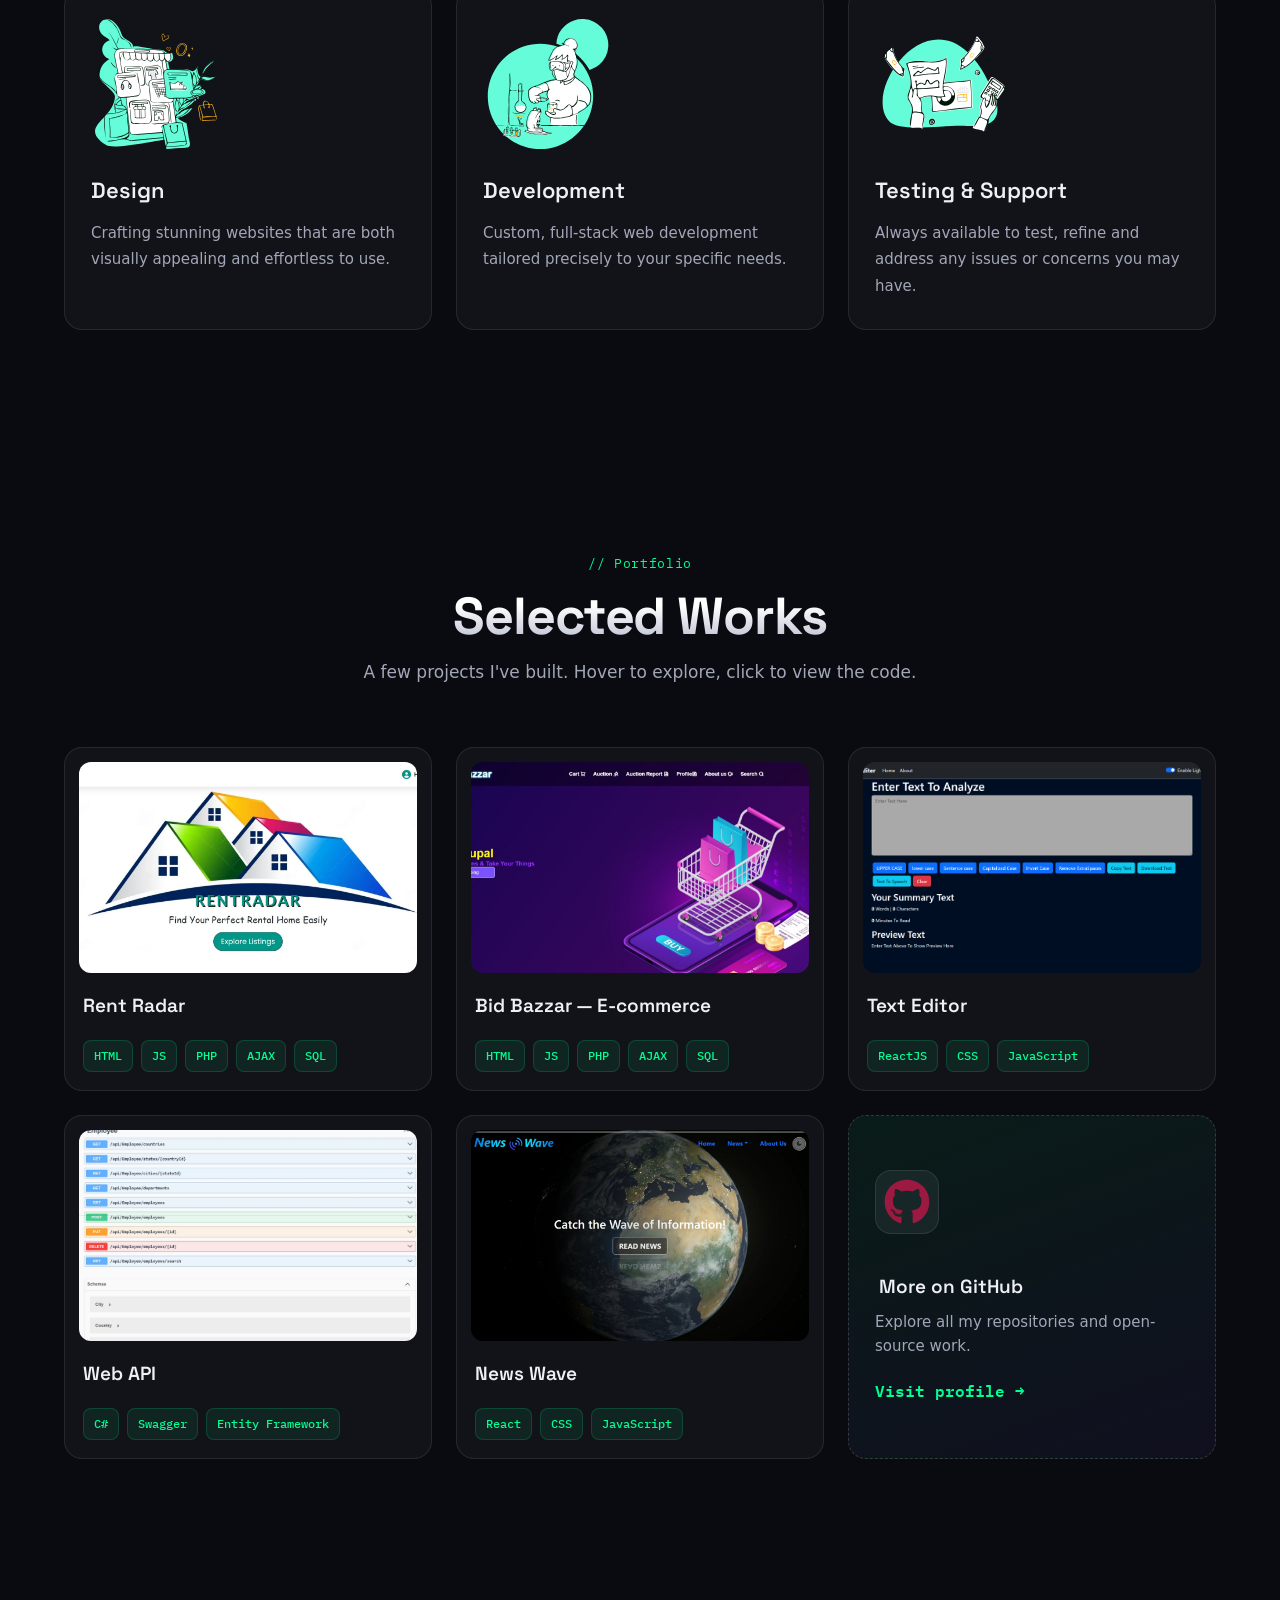
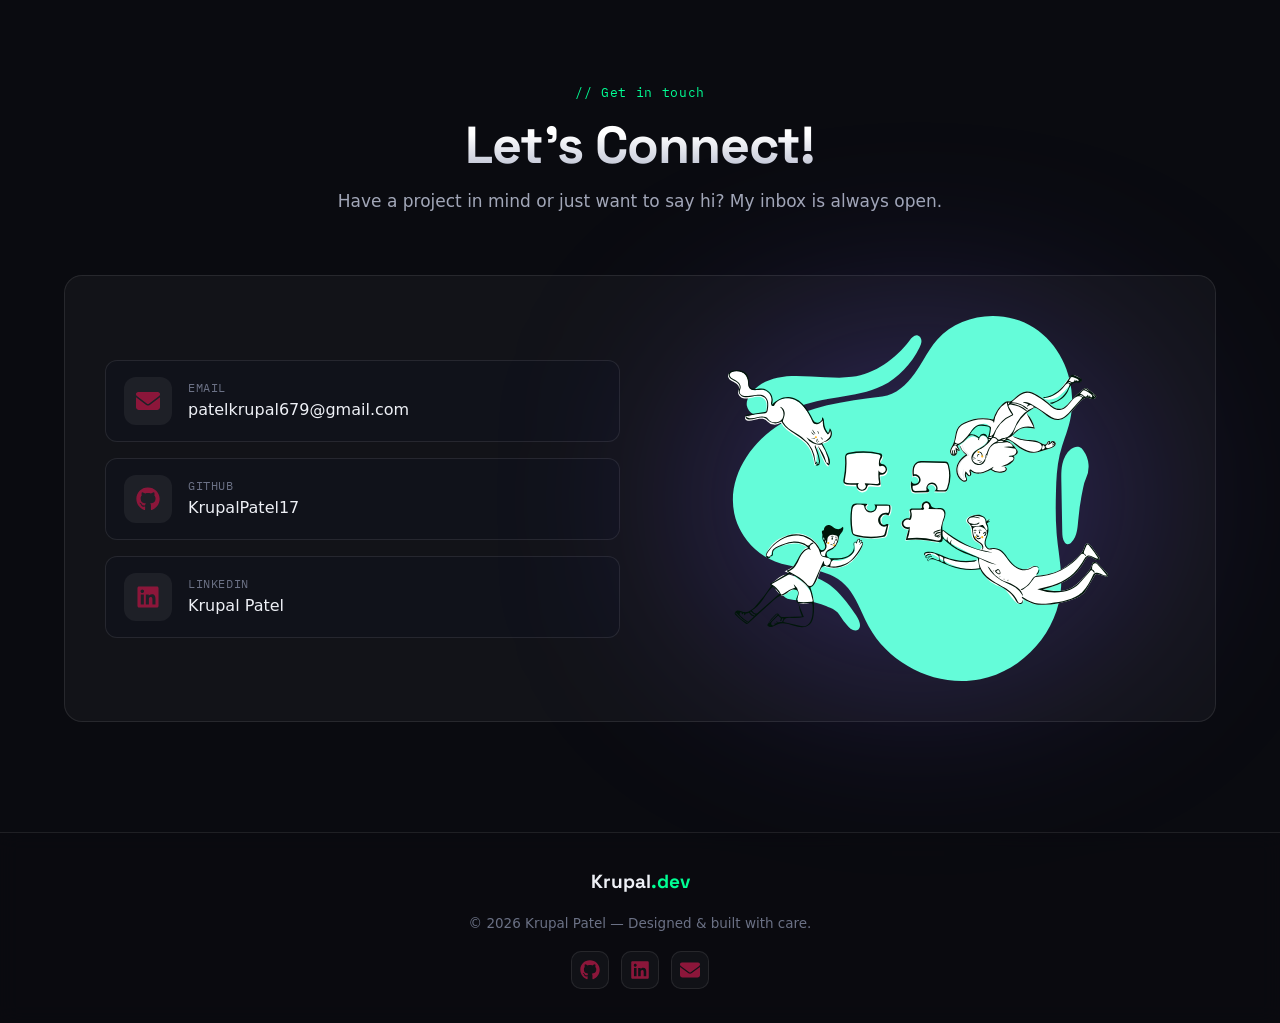
<file: index_v3.html>
<!DOCTYPE html>
<html lang="en">

<head>
    <!-- Google Fonts -->
    <link rel="preconnect" href="https://fonts.googleapis.com">
    <link rel="preconnect" href="https://fonts.gstatic.com" crossorigin>
    <link
        href="https://fonts.googleapis.com/css2?family=Innow ter:wght@300;400;500;600;700&family=Space+Grotesk:wght@400;500;600;700&family=IBM+Plex+Mono:wght@400;500;600&display=swap"
        rel="stylesheet">

    <!-- CSS & JS -->
    <link rel="stylesheet" href="./style.css" />
    <script src="./index.js" defer></script>

    <!-- Meta Tags -->
    <meta charset="UTF-8">
    <meta name="viewport" content="width=device-width, initial-scale=1.0">
    <meta name="description" content="Krupal Patel — Full-Stack Web Developer. Building beautiful, intuitive and efficient web experiences." />
    <meta name="keywords" content="Krupal Patel, Web Developer, Full-Stack Developer, Portfolio, React, PHP, C#" />
    <title>Krupal Patel — Full-Stack Developer</title>

    <!-- Icons -->
    <link rel="icon" href="./favicon.ico">
    <link rel="icon" type="image/png" sizes="32x32" href="./assets/icons/favicon-32x32.png">
    <link rel="icon" type="image/png" sizes="16x16" href="./assets/icons/favicon-16x16.png">
    <link rel="apple-touch-icon" sizes="180x180" href="./assets/icons/apple-touch-icon-180x180.png">
</head>

<body>
    <!-- Decorative background -->
    <div class="bg-grid" aria-hidden="true"></div>
    <div class="bg-orb bg-orb--1" aria-hidden="true"></div>
    <div class="bg-orb bg-orb--2" aria-hidden="true"></div>

    <main>
        <!-- Hero Header -->
        <header id="heroHeader" class="hero-header">
            <nav id="navBar" class="nav">
                <div class="container nav__inner">
                    <a href="#heroHeader" class="nav__brand">
                        <span class="nav__brand-mark">KP</span>
                        <span class="nav__brand-text">Krupal<span class="accent">.dev</span></span>
                    </a>

                    <button type="button" id="hamburgerBtn" class="nav__hamburger-btn" aria-label="Toggle navigation">
                        <span class="nav__hamburger-top"></span>
                        <span class="nav__hamburger-center"></span>
                        <span class="nav__hamburger-bottom"></span>
                    </button>

                    <ul id="navList" class="nav__list">
                        <li class="nav__list-item">
                            <a class="nav__list-link active" href="#heroHeader">Home</a>
                        </li>
                        <li class="nav__list-item">
                            <a class="nav__list-link" href="#about">About</a>
                        </li>
                        <li class="nav__list-item">
                            <a class="nav__list-link" href="#skills">Skills</a>
                        </li>
                        <li class="nav__list-item">
                            <a class="nav__list-link" href="#services">Services</a>
                        </li>
                        <li class="nav__list-item">
                            <a class="nav__list-link" href="#works">Works</a>
                        </li>
                        <li class="nav__list-item">
                            <a class="nav__list-link" href="#contact">Contact</a>
                        </li>
                        <li class="nav__list-item nav__list-item--cta">
                            <a class="nav__cta" href="assets/documents/Krupal_Patel.pdf" target="_blank" rel="noopener">Resume</a>
                        </li>
                    </ul>
                </div>
            </nav>

            <section class="header__container container">
                <div class="header__left" data-reveal>
                    <span class="header__badge">
                        <span class="header__badge-dot"></span>
                        Available for opportunities
                    </span>
                    <span class="header__sup-text">Hello there! I'm Krupal Patel</span>
                    <h1 class="header__title">
                        <span class="header__title-line">Full-Stack</span>
                        <span class="header__title-line header__title-line--accent">Web Developer</span>
                    </h1>
                    <p class="header__msg">
                        I craft beautiful and intuitive user experiences through clean, efficient code —
                        turning ideas into fast, reliable and elegant web applications.
                    </p>

                    <div class="header__actions">
                        <a href="assets/documents/Krupal_Patel.pdf" class="btn btn--primary" target="_blank" rel="noopener">
                            <svg width="18" height="18" viewBox="0 0 24 24" fill="none" stroke="currentColor" stroke-width="2" stroke-linecap="round" stroke-linejoin="round"><path d="M21 15v4a2 2 0 0 1-2 2H5a2 2 0 0 1-2-2v-4"/><polyline points="7 10 12 15 17 10"/><line x1="12" y1="15" x2="12" y2="3"/></svg>
                            Resume
                        </a>
                        <a href="assets/documents/Krupalcv.pdf" class="btn btn--ghost" target="_blank" rel="noopener">
                            View CV
                        </a>
                    </div>

                    <div class="header__socials">
                        <a href="https://github.com/KrupalPatel17" target="_blank" rel="noopener" aria-label="GitHub">
                            <img src="./assets/icons/github-brands.svg" alt="" width="22" height="22">
                        </a>
                        <a href="https://www.linkedin.com/in/krupal-patel-0993ba275/" target="_blank" rel="noopener" aria-label="LinkedIn">
                            <img src="./assets/icons/linkedin-brands.svg" alt="" width="22" height="22">
                        </a>
                        <a href="mailto:patelkrupal679@gmail.com" aria-label="Email">
                            <img src="./assets/icons/envelope-solid.svg" alt="" width="22" height="22">
                        </a>
                    </div>
                </div>

                <div class="header__right" data-reveal>
                    <div class="code-card">
                        <div class="code-card__bar">
                            <span class="code-card__dot"></span>
                            <span class="code-card__dot"></span>
                            <span class="code-card__dot"></span>
                            <span class="code-card__file">developer.js</span>
                        </div>
                        <pre class="code-card__body"><code><span class="tok-key">const</span> <span class="tok-var">developer</span> = {
  <span class="tok-prop">name</span>: <span class="tok-str">'Krupal Patel'</span>,
  <span class="tok-prop">role</span>: <span class="tok-str">'Full-Stack Developer'</span>,
  <span class="tok-prop">stack</span>: [<span class="tok-str">'JS'</span>, <span class="tok-str">'PHP'</span>, <span class="tok-str">'SQL'</span>],
  <span class="tok-prop">aiTools</span>: [<span class="tok-str">'Claude Code'</span>, <span class="tok-str">'ChatGPT'</span>],
  <span class="tok-prop">focus</span>: <span class="tok-str">'clean & scalable code'</span>,
  <span class="tok-prop">available</span>: <span class="tok-bool">true</span>,
  <span class="tok-fn">build</span>() {
    <span class="tok-key">return</span> <span class="tok-str">'great things ✨'</span>;
  }
};</code></pre>
                    </div>
                    <span class="code-card__float code-card__float--1">&lt;/&gt;</span>
                    <span class="code-card__float code-card__float--2">{ }</span>
                </div>
            </section>

            <a href="#skills" class="scroll-hint" aria-label="Scroll down">
                <span class="scroll-hint__mouse"></span>
                <span class="scroll-hint__text">Scroll</span>
            </a>
        </header>

        <!-- About -->
        <section id="about" class="section container">
            <div class="section__head" data-reveal>
                <span class="section__eyebrow">// Get to know me</span>
                <h2 class="section__title">About Me</h2>
                <p class="section__subtitle">A little bit about who I am and what I love to build.</p>
            </div>

            <div class="about">
                <div class="about__text" data-reveal>
                    <p class="about__lead">
                        I'm <span class="accent">Krupal Patel</span> — a full-stack web developer who loves
                        turning ideas into clean, reliable and delightful digital products.
                    </p>
                    <p class="about__body">
                        My journey started with a simple curiosity about how websites work, and it grew into
                        a genuine passion for building them. I enjoy working across the stack — designing
                        intuitive interfaces on the front end and architecting solid logic and data on the back end
                        with technologies like C#, .NET and PHP.
                    </p>
                    <p class="about__body">
                        I care about writing code that is readable, maintainable and efficient. I also integrate
                        modern <span class="accent">AI tools and agents</span> — like Claude Code, ChatGPT and Codex —
                        into my everyday workflow to prototype, debug and ship higher-quality software faster,
                        while keeping full ownership of the design and decisions.
                    </p>

                    <ul class="about__facts">
                        <li class="about__fact"><span class="about__fact-key">Role</span> Full-Stack Developer</li>
                        <li class="about__fact"><span class="about__fact-key">Focus</span> Clean &amp; scalable code</li>
                        <li class="about__fact"><span class="about__fact-key">Workflow</span> AI-assisted development</li>
                        <li class="about__fact"><span class="about__fact-key">Status</span> Open to opportunities</li>
                    </ul>

                    <a href="#contact" class="btn btn--primary about__cta">
                        Let's work together
                        <svg width="18" height="18" viewBox="0 0 24 24" fill="none" stroke="currentColor" stroke-width="2" stroke-linecap="round" stroke-linejoin="round"><line x1="5" y1="12" x2="19" y2="12"/><polyline points="12 5 19 12 12 19"/></svg>
                    </a>
                </div>

                <div class="about__stats" data-reveal>
                    <div class="stat-card">
                        <span class="stat-card__num" data-count="5">5+</span>
                        <span class="stat-card__label">Projects Built</span>
                    </div>
                    <div class="stat-card">
                        <span class="stat-card__num" data-count="10">10+</span>
                        <span class="stat-card__label">Technologies</span>
                    </div>
                    <div class="stat-card">
                        <span class="stat-card__num" data-count="100">100%</span>
                        <span class="stat-card__label">Dedication</span>
                    </div>
                    <div class="stat-card stat-card--wide">
                        <span class="stat-card__quote">
                            &ldquo;Great code is written to be read by humans first, machines second.&rdquo;
                        </span>
                    </div>
                </div>
            </div>
        </section>

        <!-- Skills -->
        <section id="skills" class="section container">
            <div class="section__head" data-reveal>
                <span class="section__eyebrow">// Tech Stack</span>
                <h2 class="section__title">Skills &amp; Tools</h2>
                <p class="section__subtitle">My core toolkit for building the web — plus the AI workflow I use to ship faster.</p>
            </div>

            <div class="skills-groups">
                <div class="skill-group" data-reveal>
                    <h3 class="skill-group__title"><span class="accent">★</span> Core Stack</h3>
                    <div class="skills-grid skills-grid--left">
                        <span class="skill-chip skill-chip--core">HTML5</span>
                        <span class="skill-chip skill-chip--core">CSS3</span>
                        <span class="skill-chip skill-chip--core">JavaScript</span>
                        <span class="skill-chip skill-chip--core">PHP</span>
                        <span class="skill-chip skill-chip--core">SQL</span>
                        <span class="skill-chip skill-chip--core">AJAX</span>
                        <span class="skill-chip skill-chip--core">Git</span>
                        <span class="skill-chip skill-chip--core">GitHub</span>
                    </div>
                </div>

                <div class="skill-group" data-reveal>
                    <h3 class="skill-group__title"><span class="violet-txt">✦</span> AI Tools &amp; Workflow</h3>
                    <div class="skills-grid skills-grid--left">
                        <span class="skill-chip skill-chip--ai">Claude Code</span>
                        <span class="skill-chip skill-chip--ai">ChatGPT</span>
                        <span class="skill-chip skill-chip--ai">Codex</span>
                        <span class="skill-chip skill-chip--ai">GitHub Copilot</span>
                        <span class="skill-chip skill-chip--ai">AI Agents &amp; Prompting</span>
                    </div>
                </div>

                <div class="skill-group" data-reveal>
                    <h3 class="skill-group__title">Also Working With</h3>
                    <div class="skills-grid skills-grid--left">
                        <span class="skill-chip">C#</span>
                        <span class="skill-chip">.NET / Web API</span>
                        <span class="skill-chip">Entity Framework</span>
                        <span class="skill-chip">Swagger</span>
                        <span class="skill-chip skill-chip--learning">React.js<span class="skill-chip__tag">learning</span></span>
                    </div>
                </div>
            </div>
        </section>

        <!-- Services -->
        <section id="services" class="section container">
            <div class="section__head" data-reveal>
                <span class="section__eyebrow">// What I do</span>
                <h2 class="section__title">Services</h2>
                <p class="section__subtitle">End-to-end help, from first sketch to a shipped product.</p>
            </div>

            <div class="service-cards">
                <article class="service-card__box" data-reveal>
                    <span class="service-card__illustration">
                        <img src="./assets/services/design.svg" alt="Design Illustration" />
                    </span>
                    <h3 class="service-card__title">Design</h3>
                    <p class="service-card__msg">Crafting stunning websites that are both visually appealing and effortless to use.</p>
                    <span class="service-card__bg"></span>
                </article>
                <article class="service-card__box" data-reveal>
                    <span class="service-card__illustration">
                        <img src="./assets/services/developing.svg" alt="Development Illustration" />
                    </span>
                    <h3 class="service-card__title">Development</h3>
                    <p class="service-card__msg">Custom, full-stack web development tailored precisely to your specific needs.</p>
                    <span class="service-card__bg"></span>
                </article>
                <article class="service-card__box" data-reveal>
                    <span class="service-card__illustration">
                        <img src="./assets/services/support.svg" alt="Support Illustration" />
                    </span>
                    <h3 class="service-card__title">Testing &amp; Support</h3>
                    <p class="service-card__msg">Always available to test, refine and address any issues or concerns you may have.</p>
                    <span class="service-card__bg"></span>
                </article>
            </div>
        </section>

        <!-- Sample Works -->
        <section id="works" class="section container">
            <div class="section__head" data-reveal>
                <span class="section__eyebrow">// Portfolio</span>
                <h2 class="section__title">Selected Works</h2>
                <p class="section__subtitle">A few projects I've built. Hover to explore, click to view the code.</p>
            </div>

            <div class="works">
                <article class="work" data-reveal>
                    <a href="https://github.com/KrupalPatel17/RentRadar" target="_blank" rel="noopener noreferrer">
                        <div class="work__box">
                            <span class="work__img-box">
                                <img src="./assets/works/RentRadar.jpeg" alt="Rent Radar project" loading="lazy" />
                                <span class="work__overlay">View on GitHub →</span>
                            </span>
                            <h3 class="work__title">Rent Radar</h3>
                            <span class="work__badges">
                                <span class="work__badge">HTML</span>
                                <span class="work__badge">JS</span>
                                <span class="work__badge">PHP</span>
                                <span class="work__badge">AJAX</span>
                                <span class="work__badge">SQL</span>
                            </span>
                        </div>
                    </a>
                </article>
                <article class="work" data-reveal>
                    <a href="https://github.com/KrupalPatel17/BidBazzar-Ecommers" target="_blank" rel="noopener noreferrer">
                        <div class="work__box">
                            <span class="work__img-box">
                                <img src="./assets/works/BizBazzar.jpeg" alt="Bid Bazzar e-commerce project" loading="lazy" />
                                <span class="work__overlay">View on GitHub →</span>
                            </span>
                            <h3 class="work__title">Bid Bazzar — E-commerce</h3>
                            <span class="work__badges">
                                <span class="work__badge">HTML</span>
                                <span class="work__badge">JS</span>
                                <span class="work__badge">PHP</span>
                                <span class="work__badge">AJAX</span>
                                <span class="work__badge">SQL</span>
                            </span>
                        </div>
                    </a>
                </article>
                <article class="work" data-reveal>
                    <a href="https://github.com/KrupalPatel17/TextEditer-ReactJs" target="_blank" rel="noopener noreferrer">
                        <div class="work__box">
                            <span class="work__img-box">
                                <img src="./assets/works/TextEditer.png" alt="Text Editor project" loading="lazy" />
                                <span class="work__overlay">View on GitHub →</span>
                            </span>
                            <h3 class="work__title">Text Editor</h3>
                            <span class="work__badges">
                                <span class="work__badge">ReactJS</span>
                                <span class="work__badge">CSS</span>
                                <span class="work__badge">JavaScript</span>
                            </span>
                        </div>
                    </a>
                </article>
                <article class="work" data-reveal>
                    <a href="https://github.com/KrupalPatel17/WebAPI" target="_blank" rel="noopener noreferrer">
                        <div class="work__box">
                            <span class="work__img-box">
                                <img src="./assets/works/API.jpeg" alt="Web API project" loading="lazy" />
                                <span class="work__overlay">View on GitHub →</span>
                            </span>
                            <h3 class="work__title">Web API</h3>
                            <span class="work__badges">
                                <span class="work__badge">C#</span>
                                <span class="work__badge">Swagger</span>
                                <span class="work__badge">Entity Framework</span>
                            </span>
                        </div>
                    </a>
                </article>
                <article class="work" data-reveal>
                    <a href="https://github.com/KrupalPatel17/NewsWave-Function-ReactJS" target="_blank" rel="noopener noreferrer">
                        <div class="work__box">
                            <span class="work__img-box">
                                <img src="./assets/works/NewsWave.jpeg" alt="News Wave project" loading="lazy" />
                                <span class="work__overlay">View on GitHub →</span>
                            </span>
                            <h3 class="work__title">News Wave</h3>
                            <span class="work__badges">
                                <span class="work__badge">React</span>
                                <span class="work__badge">CSS</span>
                                <span class="work__badge">JavaScript</span>
                            </span>
                        </div>
                    </a>
                </article>
                <article class="work work--cta" data-reveal>
                    <a href="https://github.com/KrupalPatel17" target="_blank" rel="noopener noreferrer">
                        <div class="work__box work__box--cta">
                            <span class="work__cta-icon">
                                <img src="./assets/icons/github-brands.svg" alt="" width="46" height="46">
                            </span>
                            <h3 class="work__title">More on GitHub</h3>
                            <p class="work__cta-msg">Explore all my repositories and open-source work.</p>
                            <span class="work__cta-link">Visit profile →</span>
                        </div>
                    </a>
                </article>
            </div>
        </section>

        <!-- Contact -->
        <section id="contact" class="section container">
            <div class="section__head" data-reveal>
                <span class="section__eyebrow">// Get in touch</span>
                <h2 class="section__title">Let's Connect!</h2>
                <p class="section__subtitle">Have a project in mind or just want to say hi? My inbox is always open.</p>
            </div>

            <div class="contact" data-reveal>
                <div class="contact__links">
                    <a class="contact__item" href="mailto:patelkrupal679@gmail.com">
                        <span class="contact__icon">
                            <img src="./assets/icons/envelope-solid.svg" alt="" width="24" height="24">
                        </span>
                        <span class="contact__meta">
                            <span class="contact__label">Email</span>
                            <span class="contact__value">patelkrupal679@gmail.com</span>
                        </span>
                    </a>
                    <a class="contact__item" href="https://github.com/KrupalPatel17" target="_blank" rel="noopener noreferrer">
                        <span class="contact__icon">
                            <img src="./assets/icons/github-brands.svg" alt="" width="24" height="24">
                        </span>
                        <span class="contact__meta">
                            <span class="contact__label">GitHub</span>
                            <span class="contact__value">KrupalPatel17</span>
                        </span>
                    </a>
                    <a class="contact__item" href="https://www.linkedin.com/in/krupal-patel-0993ba275/" target="_blank" rel="noopener noreferrer">
                        <span class="contact__icon">
                            <img src="./assets/icons/linkedin-brands.svg" alt="" width="24" height="24">
                        </span>
                        <span class="contact__meta">
                            <span class="contact__label">LinkedIn</span>
                            <span class="contact__value">Krupal Patel</span>
                        </span>
                    </a>
                </div>

                <div class="contact__illustration">
                    <img src="./assets/illustrations/connect.svg" alt="People connecting with each other" />
                </div>
            </div>
        </section>

        <!-- Footer -->
        <footer class="footer">
            <div class="container footer__inner">
                <span class="footer__brand">Krupal<span class="accent">.dev</span></span>
                <p class="footer__copy">© <span id="year">2026</span> Krupal Patel — Designed &amp; built with care.</p>
                <div class="footer__socials">
                    <a href="https://github.com/KrupalPatel17" target="_blank" rel="noopener" aria-label="GitHub">
                        <img src="./assets/icons/github-brands.svg" alt="" width="20" height="20">
                    </a>
                    <a href="https://www.linkedin.com/in/krupal-patel-0993ba275/" target="_blank" rel="noopener" aria-label="LinkedIn">
                        <img src="./assets/icons/linkedin-brands.svg" alt="" width="20" height="20">
                    </a>
                    <a href="mailto:patelkrupal679@gmail.com" aria-label="Email">
                        <img src="./assets/icons/envelope-solid.svg" alt="" width="20" height="20">
                    </a>
                </div>
            </div>
        </footer>
    </main>
</body>

</html>
</file>
<file: style.css>
/*
 * =====================================================
 * Krupal Patel — Portfolio
 * Modern, elegant dark theme
 * =====================================================
 */

/* --- Reset --- */
*, *::before, *::after {
    margin: 0;
    padding: 0;
    box-sizing: border-box;
}
html, body, div, span, h1, h2, h3, h4, h5, h6, p, a, img, ul, li,
article, aside, footer, header, nav, section, pre, code, button {
    border: 0;
    vertical-align: baseline;
}
article, aside, footer, header, nav, section { display: block; }
ul, ol { list-style: none; }
a { text-decoration: none; color: inherit; }
img { max-width: 100%; display: block; }

/*
 * ==================
 * Design Tokens
 * ==================
 */
:root {
    --bg: #0a0b10;
    --bg-soft: #10121a;
    --surface: rgba(255, 255, 255, 0.035);
    --surface-2: rgba(255, 255, 255, 0.06);
    --border: rgba(255, 255, 255, 0.09);
    --border-strong: rgba(255, 255, 255, 0.16);

    --text: #eef0f6;
    --text-muted: #a2a7b8;
    --text-dim: #6b7185;

    --accent: #00ff94;
    --accent-2: #37ae7c;
    --violet: #7c5cff;
    --gradient: linear-gradient(120deg, #00ff94 0%, #22d3ee 50%, #7c5cff 100%);

    --radius: 18px;
    --radius-sm: 12px;
    --shadow: 0 24px 60px -20px rgba(0, 0, 0, 0.7);
    --shadow-glow: 0 0 40px -8px rgba(0, 255, 148, 0.35);

    --font-head: 'Space Grotesk', 'Inter', sans-serif;
    --font-body: 'Inter', system-ui, sans-serif;
    --font-mono: 'IBM Plex Mono', ui-monospace, Menlo, Consolas, monospace;

    --ease: cubic-bezier(0.16, 1, 0.3, 1);
}

html {
    font-size: 62.5%; /* 10px base */
    box-sizing: border-box;
    scroll-behavior: smooth;
}

body {
    color: var(--text);
    background-color: var(--bg);
    position: relative;
    min-height: 100%;
    line-height: 1.6;
    font-size: 1.6rem;
    font-family: var(--font-body);
    overflow-x: hidden;
    -webkit-font-smoothing: antialiased;
}

::selection {
    background: rgba(0, 255, 148, 0.25);
    color: #fff;
}

/* Custom scrollbar */
::-webkit-scrollbar { width: 10px; }
::-webkit-scrollbar-track { background: var(--bg); }
::-webkit-scrollbar-thumb {
    background: #23262f;
    border-radius: 10px;
    border: 2px solid var(--bg);
}
::-webkit-scrollbar-thumb:hover { background: #2f333d; }

/*
 * ==================
 * Background Decor
 * ==================
 */
.bg-grid {
    position: fixed;
    inset: 0;
    z-index: -3;
    background-image:
        linear-gradient(rgba(255, 255, 255, 0.025) 1px, transparent 1px),
        linear-gradient(90deg, rgba(255, 255, 255, 0.025) 1px, transparent 1px);
    background-size: 54px 54px;
    mask-image: radial-gradient(ellipse 80% 60% at 50% 0%, #000 40%, transparent 100%);
    -webkit-mask-image: radial-gradient(ellipse 80% 60% at 50% 0%, #000 40%, transparent 100%);
    pointer-events: none;
}
.bg-orb {
    position: fixed;
    border-radius: 50%;
    filter: blur(120px);
    opacity: 0.5;
    z-index: -2;
    pointer-events: none;
}
.bg-orb--1 {
    width: 480px; height: 480px;
    top: -120px; left: -100px;
    background: radial-gradient(circle, rgba(0, 255, 148, 0.4), transparent 70%);
    animation: float-orb 14s ease-in-out infinite;
}
.bg-orb--2 {
    width: 520px; height: 520px;
    top: 30%; right: -160px;
    background: radial-gradient(circle, rgba(124, 92, 255, 0.35), transparent 70%);
    animation: float-orb 18s ease-in-out infinite reverse;
}
@keyframes float-orb {
    0%, 100% { transform: translate(0, 0); }
    50% { transform: translate(30px, 40px); }
}

/*
 * ==================
 * Layout Helpers
 * ==================
 */
.container {
    width: 90%;
    max-width: 1180px;
    margin-inline: auto;
}
.accent { color: var(--accent); }

.section {
    padding-block: clamp(6rem, 12vw, 11rem);
    display: block;
    scroll-margin-top: 8rem;
}
.section__head {
    text-align: center;
    max-width: 640px;
    margin-inline: auto;
    margin-bottom: clamp(4rem, 7vw, 6rem);
}
.section__eyebrow {
    font-family: var(--font-mono);
    font-size: 1.3rem;
    letter-spacing: 0.05em;
    color: var(--accent);
    display: inline-block;
    margin-bottom: 1.4rem;
}
.section__title {
    font-family: var(--font-head);
    font-weight: 700;
    font-size: clamp(3.2rem, 6vw, 5.2rem);
    line-height: 1.05;
    letter-spacing: -0.02em;
    background: linear-gradient(180deg, #fff 30%, #b9bed0 100%);
    -webkit-background-clip: text;
    background-clip: text;
    color: transparent;
}
.section__subtitle {
    margin-top: 1.6rem;
    color: var(--text-muted);
    font-size: clamp(1.5rem, 2vw, 1.7rem);
}

/* Scroll reveal */
[data-reveal] {
    opacity: 0;
    transform: translateY(28px);
    transition: opacity 0.7s var(--ease), transform 0.7s var(--ease);
    will-change: opacity, transform;
}
[data-reveal].is-visible {
    opacity: 1;
    transform: none;
}
@media (prefers-reduced-motion: reduce) {
    [data-reveal] { opacity: 1; transform: none; transition: none; }
    html { scroll-behavior: auto; }
    .bg-orb { animation: none; }
}

/*
 * ==================
 * Buttons
 * ==================
 */
.btn {
    display: inline-flex;
    align-items: center;
    gap: 0.9rem;
    padding: 1.35rem 2.2rem;
    border-radius: 999px;
    font-family: var(--font-body);
    font-weight: 600;
    font-size: 1.5rem;
    cursor: pointer;
    transition: transform 0.25s var(--ease), box-shadow 0.25s var(--ease), background 0.25s;
    white-space: nowrap;
}
.btn--primary {
    color: #05130d;
    background: var(--gradient);
    background-size: 180% 180%;
    box-shadow: 0 10px 30px -10px rgba(0, 255, 148, 0.55);
}
.btn--primary:hover {
    transform: translateY(-3px);
    box-shadow: 0 16px 40px -10px rgba(0, 255, 148, 0.7);
    background-position: right center;
}
.btn--ghost {
    color: var(--text);
    background: var(--surface);
    border: 1px solid var(--border-strong);
    backdrop-filter: blur(8px);
}
.btn--ghost:hover {
    transform: translateY(-3px);
    border-color: var(--accent);
    color: var(--accent);
}

/*
 * ==================
 * Navbar
 * ==================
 */
.nav {
    position: fixed;
    top: 0; left: 0;
    width: 100%;
    z-index: 999;
    padding-block: 1.4rem;
    transition: background 0.3s, border-color 0.3s, padding 0.3s;
    border-bottom: 1px solid transparent;
}
.nav.is-scrolled {
    background: rgba(10, 11, 16, 0.72);
    backdrop-filter: blur(18px);
    -webkit-backdrop-filter: blur(18px);
    border-bottom-color: var(--border);
}
.nav__inner {
    display: flex;
    align-items: center;
    justify-content: space-between;
}
.nav__brand {
    display: flex;
    align-items: center;
    gap: 1rem;
    font-family: var(--font-head);
    font-weight: 700;
    font-size: 1.8rem;
    letter-spacing: -0.01em;
}
.nav__brand-mark {
    display: grid;
    place-items: center;
    width: 3.6rem; height: 3.6rem;
    border-radius: 10px;
    background: var(--gradient);
    color: #05130d;
    font-size: 1.5rem;
    font-weight: 700;
    box-shadow: var(--shadow-glow);
}
.nav__list {
    display: flex;
    align-items: center;
    gap: 3rem;
}
.nav__list-link {
    position: relative;
    color: var(--text-muted);
    font-weight: 500;
    font-size: 1.5rem;
    transition: color 0.2s;
}
.nav__list-link::before {
    content: '';
    position: absolute;
    left: 0; bottom: -6px;
    width: 100%; height: 2px;
    border-radius: 99rem;
    background: var(--accent);
    transform: scaleX(0);
    transform-origin: left;
    transition: transform 0.25s var(--ease);
}
.nav__list-link:hover,
.nav__list-link.active { color: var(--text); }
.nav__list-link:hover::before,
.nav__list-link.active::before { transform: scaleX(1); }

.nav__cta {
    padding: 0.9rem 1.8rem;
    border-radius: 999px;
    border: 1px solid var(--border-strong);
    background: var(--surface);
    color: var(--text);
    font-weight: 600;
    font-size: 1.4rem;
    transition: all 0.25s var(--ease);
}
.nav__cta:hover {
    border-color: var(--accent);
    color: var(--accent);
    box-shadow: var(--shadow-glow);
}

.nav__hamburger-btn {
    display: none;
    flex-direction: column;
    justify-content: space-between;
    position: relative;
    width: 30px; height: 22px;
    background: transparent;
    border: none;
    cursor: pointer;
    z-index: 1001;
}
.nav__hamburger-top,
.nav__hamburger-center,
.nav__hamburger-bottom {
    display: block;
    width: 100%; height: 3px;
    border-radius: 99rem;
    background-color: var(--text);
    transition: transform 0.3s var(--ease), opacity 0.2s;
}
.nav--active .nav__hamburger-top { transform: translateY(9px) rotate(45deg); }
.nav--active .nav__hamburger-center { opacity: 0; }
.nav--active .nav__hamburger-bottom { transform: translateY(-9px) rotate(-45deg); }

/*
 * ==================
 * Hero Header
 * ==================
 */
.hero-header {
    position: relative;
    min-height: 100vh;
    display: flex;
    flex-direction: column;
    justify-content: center;
    overflow: hidden;
}
.header__container {
    display: grid;
    grid-template-columns: 1fr;
    align-items: center;
    gap: 5rem;
    padding-block: 12rem 8rem;
}
.header__left { max-width: 640px; }

.header__badge {
    display: inline-flex;
    align-items: center;
    gap: 0.9rem;
    padding: 0.7rem 1.4rem;
    border-radius: 999px;
    background: var(--surface);
    border: 1px solid var(--border);
    font-size: 1.35rem;
    font-weight: 500;
    color: var(--text-muted);
    margin-bottom: 2.4rem;
}
.header__badge-dot {
    width: 9px; height: 9px;
    border-radius: 50%;
    background: var(--accent);
    box-shadow: 0 0 0 0 rgba(0, 255, 148, 0.6);
    animation: pulse 2s infinite;
}
@keyframes pulse {
    0% { box-shadow: 0 0 0 0 rgba(0, 255, 148, 0.55); }
    70% { box-shadow: 0 0 0 10px rgba(0, 255, 148, 0); }
    100% { box-shadow: 0 0 0 0 rgba(0, 255, 148, 0); }
}
.header__sup-text {
    display: block;
    font-family: var(--font-mono);
    font-weight: 500;
    font-size: 1.5rem;
    color: var(--text-muted);
    margin-bottom: 1.2rem;
}
.header__title {
    font-family: var(--font-head);
    font-weight: 700;
    font-size: clamp(4rem, 9vw, 7.4rem);
    line-height: 1.02;
    letter-spacing: -0.03em;
    display: flex;
    flex-direction: column;
}
.header__title-line--accent {
    background: var(--gradient);
    background-size: 200% auto;
    -webkit-background-clip: text;
    background-clip: text;
    color: transparent;
    animation: shine 6s linear infinite;
}
@keyframes shine {
    to { background-position: 200% center; }
}
.header__msg {
    font-weight: 300;
    font-size: clamp(1.5rem, 2.2vw, 1.75rem);
    margin-top: 2.4rem;
    max-width: 52ch;
    color: var(--text-muted);
    line-height: 1.8;
}
.header__actions {
    display: flex;
    flex-wrap: wrap;
    gap: 1.4rem;
    margin-top: 3.6rem;
}
.header__socials {
    display: flex;
    gap: 1.2rem;
    margin-top: 3rem;
}
.header__socials a {
    display: grid;
    place-items: center;
    width: 4.4rem; height: 4.4rem;
    border-radius: 12px;
    background: var(--surface);
    border: 1px solid var(--border);
    transition: transform 0.25s var(--ease), border-color 0.25s, background 0.25s;
}
.header__socials a:hover {
    transform: translateY(-4px);
    border-color: var(--accent);
    background: var(--surface-2);
}
.header__socials img { width: 22px; height: 22px; filter: invert(1) brightness(0.9); }

/* Code card visual */
.header__right {
    position: relative;
    display: block;
    margin-top: 3rem;
}
.code-card {
    position: relative;
    background: linear-gradient(160deg, rgba(24, 27, 38, 0.9), rgba(14, 16, 24, 0.9));
    border: 1px solid var(--border);
    border-radius: var(--radius);
    box-shadow: var(--shadow);
    overflow: hidden;
    backdrop-filter: blur(12px);
    transform: perspective(1200px) rotateY(-8deg) rotateX(3deg);
    transition: transform 0.5s var(--ease);
}
.code-card::before {
    content: '';
    position: absolute;
    inset: 0;
    border-radius: var(--radius);
    padding: 1px;
    background: linear-gradient(140deg, rgba(0, 255, 148, 0.5), transparent 40%, rgba(124, 92, 255, 0.4));
    -webkit-mask: linear-gradient(#000 0 0) content-box, linear-gradient(#000 0 0);
    mask: linear-gradient(#000 0 0) content-box, linear-gradient(#000 0 0);
    -webkit-mask-composite: xor;
    mask-composite: exclude;
    pointer-events: none;
}
.header__right:hover .code-card {
    transform: perspective(1200px) rotateY(0deg) rotateX(0deg);
}
.code-card__bar {
    display: flex;
    align-items: center;
    gap: 0.8rem;
    padding: 1.3rem 1.6rem;
    border-bottom: 1px solid var(--border);
    background: rgba(255, 255, 255, 0.02);
}
.code-card__dot {
    width: 12px; height: 12px;
    border-radius: 50%;
    background: #40434d;
}
.code-card__dot:nth-child(1) { background: #ff5f57; }
.code-card__dot:nth-child(2) { background: #febc2e; }
.code-card__dot:nth-child(3) { background: #28c840; }
.code-card__file {
    margin-left: auto;
    font-family: var(--font-mono);
    font-size: 1.25rem;
    color: var(--text-dim);
}
.code-card__body {
    padding: 2.2rem 2rem;
    font-family: var(--font-mono);
    font-size: 1.4rem;
    line-height: 1.9;
    color: #cdd3e1;
    overflow-x: auto;
}
.tok-key { color: #7c5cff; }
.tok-var { color: #22d3ee; }
.tok-prop { color: #00ff94; }
.tok-str { color: #ffd479; }
.tok-bool { color: #ff7b9c; }
.tok-fn { color: #62b0ff; }

.code-card__float {
    position: absolute;
    font-family: var(--font-mono);
    font-weight: 600;
    color: var(--accent);
    background: var(--surface-2);
    border: 1px solid var(--border);
    border-radius: 12px;
    padding: 0.8rem 1.2rem;
    font-size: 1.6rem;
    backdrop-filter: blur(10px);
    box-shadow: var(--shadow);
    animation: bob 5s ease-in-out infinite;
}
.code-card__float--1 { top: -22px; right: 30px; }
.code-card__float--2 { bottom: -20px; left: -14px; color: var(--violet); animation-delay: 1.2s; }
@keyframes bob {
    0%, 100% { transform: translateY(0); }
    50% { transform: translateY(-10px); }
}

/* Scroll hint */
.scroll-hint {
    position: absolute;
    bottom: 3rem;
    left: 50%;
    transform: translateX(-50%);
    display: flex;
    flex-direction: column;
    align-items: center;
    gap: 0.8rem;
    color: var(--text-dim);
}
.scroll-hint__mouse {
    width: 24px; height: 38px;
    border: 2px solid var(--border-strong);
    border-radius: 14px;
    position: relative;
}
.scroll-hint__mouse::before {
    content: '';
    position: absolute;
    top: 7px; left: 50%;
    width: 4px; height: 8px;
    border-radius: 4px;
    background: var(--accent);
    transform: translateX(-50%);
    animation: wheel 1.6s infinite;
}
@keyframes wheel {
    0% { opacity: 1; top: 7px; }
    100% { opacity: 0; top: 18px; }
}
.scroll-hint__text {
    font-family: var(--font-mono);
    font-size: 1.15rem;
    letter-spacing: 0.1em;
    text-transform: uppercase;
}

/*
 * ==================
 * About
 * ==================
 */
.about {
    display: grid;
    grid-template-columns: 1fr;
    gap: 4rem;
    align-items: center;
}
.about__lead {
    font-family: var(--font-head);
    font-weight: 500;
    font-size: clamp(2rem, 3.4vw, 2.8rem);
    line-height: 1.4;
    letter-spacing: -0.01em;
    margin-bottom: 2.2rem;
}
.about__body {
    color: var(--text-muted);
    font-size: 1.6rem;
    font-weight: 300;
    line-height: 1.85;
    margin-bottom: 1.6rem;
    max-width: 58ch;
}
.about__facts {
    display: grid;
    grid-template-columns: repeat(2, minmax(0, 1fr));
    gap: 1.2rem;
    margin: 2.8rem 0 3.4rem;
}
.about__fact {
    display: flex;
    flex-direction: column;
    gap: 0.4rem;
    padding: 1.4rem 1.6rem;
    border-radius: var(--radius-sm);
    background: var(--surface);
    border: 1px solid var(--border);
    font-size: 1.5rem;
    font-weight: 500;
    transition: border-color 0.25s var(--ease), transform 0.25s var(--ease);
}
.about__fact:hover {
    border-color: var(--accent);
    transform: translateY(-3px);
}
.about__fact-key {
    font-family: var(--font-mono);
    font-size: 1.15rem;
    text-transform: uppercase;
    letter-spacing: 0.05em;
    color: var(--accent);
}
.about__cta { margin-top: 0.4rem; }

.about__stats {
    display: grid;
    grid-template-columns: repeat(2, 1fr);
    gap: 1.6rem;
}
.stat-card {
    display: flex;
    flex-direction: column;
    gap: 0.6rem;
    padding: 2.6rem 2rem;
    border-radius: var(--radius);
    background: linear-gradient(160deg, var(--surface-2), var(--surface));
    border: 1px solid var(--border);
    transition: transform 0.3s var(--ease), border-color 0.3s;
}
.stat-card:hover {
    transform: translateY(-5px);
    border-color: var(--border-strong);
}
.stat-card__num {
    font-family: var(--font-head);
    font-weight: 700;
    font-size: clamp(3.4rem, 5vw, 4.4rem);
    line-height: 1;
    background: var(--gradient);
    -webkit-background-clip: text;
    background-clip: text;
    color: transparent;
}
.stat-card__label {
    color: var(--text-muted);
    font-size: 1.45rem;
    font-weight: 500;
}
.stat-card--wide {
    grid-column: 1 / -1;
    background: linear-gradient(160deg, rgba(0, 255, 148, 0.06), rgba(124, 92, 255, 0.06));
}
.stat-card__quote {
    font-family: var(--font-head);
    font-size: 1.6rem;
    font-weight: 400;
    font-style: italic;
    line-height: 1.6;
    color: var(--text);
}

/* Currently building — ERP Payroll */
.now-card {
    position: relative;
    overflow: hidden;
    margin-top: 3rem;
    width: 100%;
    padding: 3rem 3rem 3rem 3.6rem;
    border-radius: var(--radius);
    background: linear-gradient(160deg, rgba(0, 255, 148, 0.06), rgba(124, 92, 255, 0.05));
    border: 1px solid var(--border);
    display: flex;
    flex-direction: column;
    gap: 1.4rem;
    transition: transform 0.35s var(--ease), border-color 0.35s;
}
.now-card:hover {
    transform: translateY(-4px);
    border-color: var(--border-strong);
}
.now-card::before {
    content: '';
    position: absolute;
    left: 0; top: 0; bottom: 0;
    width: 4px;
    background: var(--gradient);
}
.now-card::after {
    content: '';
    position: absolute;
    width: 320px; height: 320px;
    border-radius: 50%;
    background: radial-gradient(circle, rgba(0, 255, 148, 0.22), transparent 70%);
    top: -150px; right: -90px;
    filter: blur(30px);
    pointer-events: none;
}
.now-card__tag {
    display: inline-flex;
    align-items: center;
    gap: 0.9rem;
    font-family: var(--font-mono);
    font-size: 1.25rem;
    font-weight: 600;
    text-transform: uppercase;
    letter-spacing: 0.06em;
    color: var(--accent);
    position: relative;
    z-index: 1;
}
.now-card__tag i {
    width: 9px; height: 9px;
    border-radius: 50%;
    background: var(--accent);
    box-shadow: 0 0 0 0 rgba(0, 255, 148, 0.55);
    animation: now-pulse 2s infinite;
}
@keyframes now-pulse {
    0% { box-shadow: 0 0 0 0 rgba(0, 255, 148, 0.55); }
    70% { box-shadow: 0 0 0 10px rgba(0, 255, 148, 0); }
    100% { box-shadow: 0 0 0 0 rgba(0, 255, 148, 0); }
}
.now-card__title {
    font-family: var(--font-head);
    font-weight: 600;
    font-size: clamp(2rem, 3.2vw, 2.6rem);
    position: relative;
    z-index: 1;
}
.now-card__msg {
    color: var(--text-muted);
    font-size: 1.55rem;
    font-weight: 300;
    line-height: 1.75;
    max-width: 70ch;
    position: relative;
    z-index: 1;
}
.now-card__msg strong { color: var(--text); font-weight: 600; }
.now-card__meta {
    display: flex;
    flex-wrap: wrap;
    gap: 0.8rem;
    margin-top: 0.4rem;
    position: relative;
    z-index: 1;
}
.now-card__meta span {
    font-family: var(--font-mono);
    font-size: 1.2rem;
    padding: 0.5rem 1.1rem;
    border-radius: 999px;
    border: 1px solid var(--border);
    background: var(--surface);
    color: var(--text-muted);
}

/*
 * ==================
 * Skills
 * ==================
 */
.violet-txt { color: var(--violet); }

.skills-groups {
    display: flex;
    flex-direction: column;
    gap: 3.6rem;
    max-width: 960px;
    margin-inline: auto;
}
.skill-group__title {
    display: flex;
    align-items: center;
    gap: 0.9rem;
    font-family: var(--font-head);
    font-weight: 600;
    font-size: 1.7rem;
    color: var(--text);
    margin-bottom: 1.8rem;
    padding-bottom: 1.2rem;
    border-bottom: 1px solid var(--border);
}
.skills-grid {
    display: flex;
    flex-wrap: wrap;
    justify-content: center;
    gap: 1.4rem;
    max-width: 900px;
    margin-inline: auto;
}
.skills-grid--left {
    justify-content: flex-start;
    max-width: none;
    margin-inline: 0;
}
.skill-chip {
    padding: 1.1rem 2rem;
    border-radius: 999px;
    background: var(--surface);
    border: 1px solid var(--border);
    font-family: var(--font-mono);
    font-size: 1.45rem;
    font-weight: 500;
    color: var(--text-muted);
    transition: all 0.25s var(--ease);
    cursor: default;
}
.skill-chip:hover {
    transform: translateY(-4px);
    border-color: var(--accent);
    color: var(--accent);
    background: rgba(0, 255, 148, 0.06);
    box-shadow: var(--shadow-glow);
}

/* Highlighted core skills */
.skill-chip--core {
    color: var(--accent);
    font-weight: 600;
    border-color: rgba(0, 255, 148, 0.35);
    background: rgba(0, 255, 148, 0.07);
    box-shadow: inset 0 0 0 1px rgba(0, 255, 148, 0.06);
}
.skill-chip--core:hover {
    transform: translateY(-4px);
    background: rgba(0, 255, 148, 0.13);
    box-shadow: var(--shadow-glow);
}

/* AI tools */
.skill-chip--ai {
    color: #b7a6ff;
    border-color: rgba(124, 92, 255, 0.35);
    background: rgba(124, 92, 255, 0.08);
}
.skill-chip--ai:hover {
    transform: translateY(-4px);
    color: #d7ccff;
    border-color: var(--violet);
    background: rgba(124, 92, 255, 0.15);
    box-shadow: 0 0 32px -10px rgba(124, 92, 255, 0.5);
}

/* Skills the developer is currently learning — kept subtle */
.skill-chip--learning {
    display: inline-flex;
    align-items: center;
    gap: 0.9rem;
    border-style: dashed;
    color: var(--text-dim);
}
.skill-chip--learning:hover {
    border-color: var(--violet);
    color: var(--violet);
    background: rgba(124, 92, 255, 0.06);
    box-shadow: 0 0 32px -10px rgba(124, 92, 255, 0.4);
}
.skill-chip__tag {
    font-size: 1.05rem;
    font-weight: 600;
    letter-spacing: 0.04em;
    text-transform: uppercase;
    color: var(--violet);
    background: rgba(124, 92, 255, 0.14);
    border-radius: 6px;
    padding: 0.2rem 0.7rem;
    line-height: 1.4;
}

/*
 * ==================
 * Services
 * ==================
 */
.service-cards {
    display: grid;
    grid-template-columns: 1fr;
    gap: 2.4rem;
}
.service-card__box {
    position: relative;
    padding: 3rem 2.6rem;
    border: 1px solid var(--border);
    border-radius: var(--radius);
    background: var(--surface);
    overflow: hidden;
    transition: transform 0.3s var(--ease), border-color 0.3s;
}
.service-card__box:hover {
    transform: translateY(-6px);
    border-color: var(--border-strong);
}
.service-card__illustration {
    display: flex;
    width: 130px; height: 130px;
    margin-bottom: 2.4rem;
}
.service-card__illustration img {
    width: 100%;
    pointer-events: none;
}
.service-card__title {
    font-family: var(--font-head);
    font-weight: 600;
    font-size: 2.2rem;
    color: var(--text);
    margin-bottom: 1.2rem;
}
.service-card__msg {
    font-weight: 300;
    font-size: 1.5rem;
    color: var(--text-muted);
    line-height: 1.75;
}
.service-card__bg {
    position: absolute;
    width: 200px; height: 200px;
    border-radius: 50%;
    background: radial-gradient(circle, rgba(0, 255, 148, 0.5), transparent 65%);
    top: 0; left: 0;
    z-index: -1;
    filter: blur(50px);
    opacity: 0;
    transform: translate(-50%, -50%);
    transition: opacity 0.3s;
    pointer-events: none;
}
.service-card__box:hover .service-card__bg { opacity: 0.35; }

/*
 * ==================
 * Works
 * ==================
 */
.works {
    display: grid;
    grid-template-columns: 1fr;
    gap: 2.4rem;
}
.work__box {
    height: 100%;
    border-radius: var(--radius);
    padding: 1.4rem;
    background: var(--surface);
    border: 1px solid var(--border);
    transition: transform 0.3s var(--ease), border-color 0.3s, box-shadow 0.3s;
}
.work:hover .work__box {
    transform: translateY(-8px);
    border-color: var(--border-strong);
    box-shadow: var(--shadow);
}
.work__img-box {
    display: block;
    position: relative;
    width: 100%;
    aspect-ratio: 16 / 10;
    border-radius: var(--radius-sm);
    overflow: hidden;
    background: var(--bg-soft);
}
.work__img-box img {
    width: 100%; height: 100%;
    object-fit: cover;
    transition: transform 0.5s var(--ease);
}
.work:hover .work__img-box img { transform: scale(1.07); }
.work__overlay {
    position: absolute;
    inset: 0;
    display: grid;
    place-items: center;
    font-family: var(--font-mono);
    font-weight: 600;
    font-size: 1.5rem;
    color: var(--accent);
    background: linear-gradient(to top, rgba(5, 8, 12, 0.85), rgba(5, 8, 12, 0.2));
    opacity: 0;
    transition: opacity 0.3s;
}
.work:hover .work__overlay { opacity: 1; }
.work__title {
    font-family: var(--font-head);
    font-weight: 600;
    font-size: 1.9rem;
    margin-top: 1.8rem;
    padding-inline: 0.4rem;
}
.work__badges {
    display: flex;
    flex-wrap: wrap;
    gap: 0.8rem;
    margin-top: 1.4rem;
    padding: 0.4rem;
}
.work__badge {
    background: rgba(0, 255, 148, 0.08);
    border: 1px solid rgba(0, 255, 148, 0.16);
    border-radius: 8px;
    font-family: var(--font-mono);
    font-weight: 500;
    font-size: 1.2rem;
    color: var(--accent);
    padding: 0.55rem 1rem;
}

/* Works CTA card */
.work__box--cta {
    display: flex;
    flex-direction: column;
    align-items: flex-start;
    justify-content: center;
    padding: 3rem 2.6rem;
    background: linear-gradient(160deg, rgba(0, 255, 148, 0.07), rgba(124, 92, 255, 0.06));
    border-style: dashed;
    border-color: var(--border-strong);
}
.work__cta-icon {
    display: grid;
    place-items: center;
    width: 6.4rem; height: 6.4rem;
    border-radius: 16px;
    background: var(--surface-2);
    border: 1px solid var(--border);
    margin-bottom: 2rem;
}
.work__cta-icon img { filter: invert(1); }
.work__cta-msg {
    color: var(--text-muted);
    font-size: 1.5rem;
    font-weight: 300;
    margin-top: 0.8rem;
}
.work__cta-link {
    margin-top: 2rem;
    font-family: var(--font-mono);
    font-weight: 600;
    color: var(--accent);
}

/*
 * ==================
 * Contact
 * ==================
 */
.contact {
    display: grid;
    grid-template-columns: 1fr;
    gap: 4rem;
    align-items: center;
    padding: clamp(2.4rem, 4vw, 4rem);
    border-radius: var(--radius);
    background: var(--surface);
    border: 1px solid var(--border);
}
.contact__links {
    display: flex;
    flex-direction: column;
    gap: 1.6rem;
}
.contact__item {
    display: flex;
    align-items: center;
    gap: 1.6rem;
    padding: 1.6rem 1.8rem;
    border-radius: var(--radius-sm);
    background: var(--bg-soft);
    border: 1px solid var(--border);
    transition: transform 0.25s var(--ease), border-color 0.25s;
}
.contact__item:hover {
    transform: translateX(6px);
    border-color: var(--accent);
}
.contact__icon {
    display: grid;
    place-items: center;
    width: 4.8rem; height: 4.8rem;
    flex-shrink: 0;
    border-radius: 12px;
    background: var(--surface-2);
}
.contact__icon img { filter: invert(1) brightness(0.9); }
.contact__meta {
    display: flex;
    flex-direction: column;
    min-width: 0;
}
.contact__label {
    font-family: var(--font-mono);
    font-size: 1.2rem;
    color: var(--text-dim);
    text-transform: uppercase;
    letter-spacing: 0.05em;
}
.contact__value {
    font-size: 1.6rem;
    font-weight: 500;
    color: var(--text);
    word-break: break-word;
}
.contact__illustration {
    position: relative;
    display: flex;
    justify-content: center;
}
.contact__illustration img {
    max-width: 380px;
    width: 100%;
    pointer-events: none;
}
.contact__illustration::before {
    content: '';
    position: absolute;
    width: 80%; height: 80%;
    border-radius: 50%;
    background: rgba(124, 92, 255, 0.35);
    filter: blur(110px);
    top: 50%; left: 50%;
    z-index: 0;
    transform: translate(-50%, -50%);
}
.contact__illustration img { position: relative; z-index: 1; }

/*
 * ==================
 * Footer
 * ==================
 */
.footer {
    border-top: 1px solid var(--border);
    padding-block: 3.4rem;
    background: rgba(10, 11, 16, 0.6);
    backdrop-filter: blur(10px);
}
.footer__inner {
    display: flex;
    flex-direction: column;
    align-items: center;
    gap: 1.6rem;
    text-align: center;
}
.footer__brand {
    font-family: var(--font-head);
    font-weight: 700;
    font-size: 1.9rem;
}
.footer__copy {
    color: var(--text-dim);
    font-size: 1.35rem;
}
.footer__socials {
    display: flex;
    gap: 1.2rem;
}
.footer__socials a {
    display: grid;
    place-items: center;
    width: 3.8rem; height: 3.8rem;
    border-radius: 10px;
    background: var(--surface);
    border: 1px solid var(--border);
    transition: transform 0.25s var(--ease), border-color 0.25s;
}
.footer__socials a:hover {
    transform: translateY(-3px);
    border-color: var(--accent);
}
.footer__socials img { filter: invert(1) brightness(0.9); }

/*
 * ==================
 * Mobile Nav Menu
 * ==================
 */
@media only screen and (max-width: 61.99em) {
    .nav__hamburger-btn { display: flex; }
    .nav__list {
        position: fixed;
        inset: 0;
        flex-direction: column;
        justify-content: center;
        gap: 3.4rem;
        padding: 2rem;
        background: rgba(8, 9, 13, 0.97);
        backdrop-filter: blur(20px);
        -webkit-backdrop-filter: blur(20px);
        transform: translateX(100%);
        transition: transform 0.4s var(--ease);
    }
    .nav--active .nav__list,
    .nav__list.nav--active { transform: translateX(0); }
    .nav__list-link { font-size: 2.4rem; }
    .nav__cta { font-size: 1.8rem; padding: 1.2rem 2.6rem; }
    body.nav-open { overflow: hidden; }

    /* Scroll hint would overlap the taller mobile hero — hide it */
    .scroll-hint { display: none; }
}

/*
 * ========================
 * Responsive Breakpoints
 * ========================
 */
@media only screen and (min-width: 36em) {
    .works { grid-template-columns: repeat(2, 1fr); }
}

@media only screen and (min-width: 48em) {
    .service-cards { grid-template-columns: repeat(3, 1fr); }
    .contact { grid-template-columns: 1fr 1fr; }
}

@media only screen and (min-width: 62em) {
    .header__container {
        grid-template-columns: 1.1fr 0.9fr;
        padding-block: 8rem;
    }
    .works { grid-template-columns: repeat(3, 1fr); }
    .about { grid-template-columns: 1.1fr 0.9fr; }
}

/*
 * ========================
 * Mobile — code card fits & flat (no tilt) 
 * ========================
 */
@media only screen and (max-width: 61.99em) {
    .code-card {
        transform: none;
    }
    .header__right:hover .code-card {
        transform: none;
    }
    .code-card__body {
        font-size: 1.25rem;
        padding: 1.8rem 1.6rem;
    }
    /* Keep floating tags from spilling off-screen on phones */
    .code-card__float--1 { right: 8px; }
    .code-card__float--2 { left: 2px; }
}
</file>
